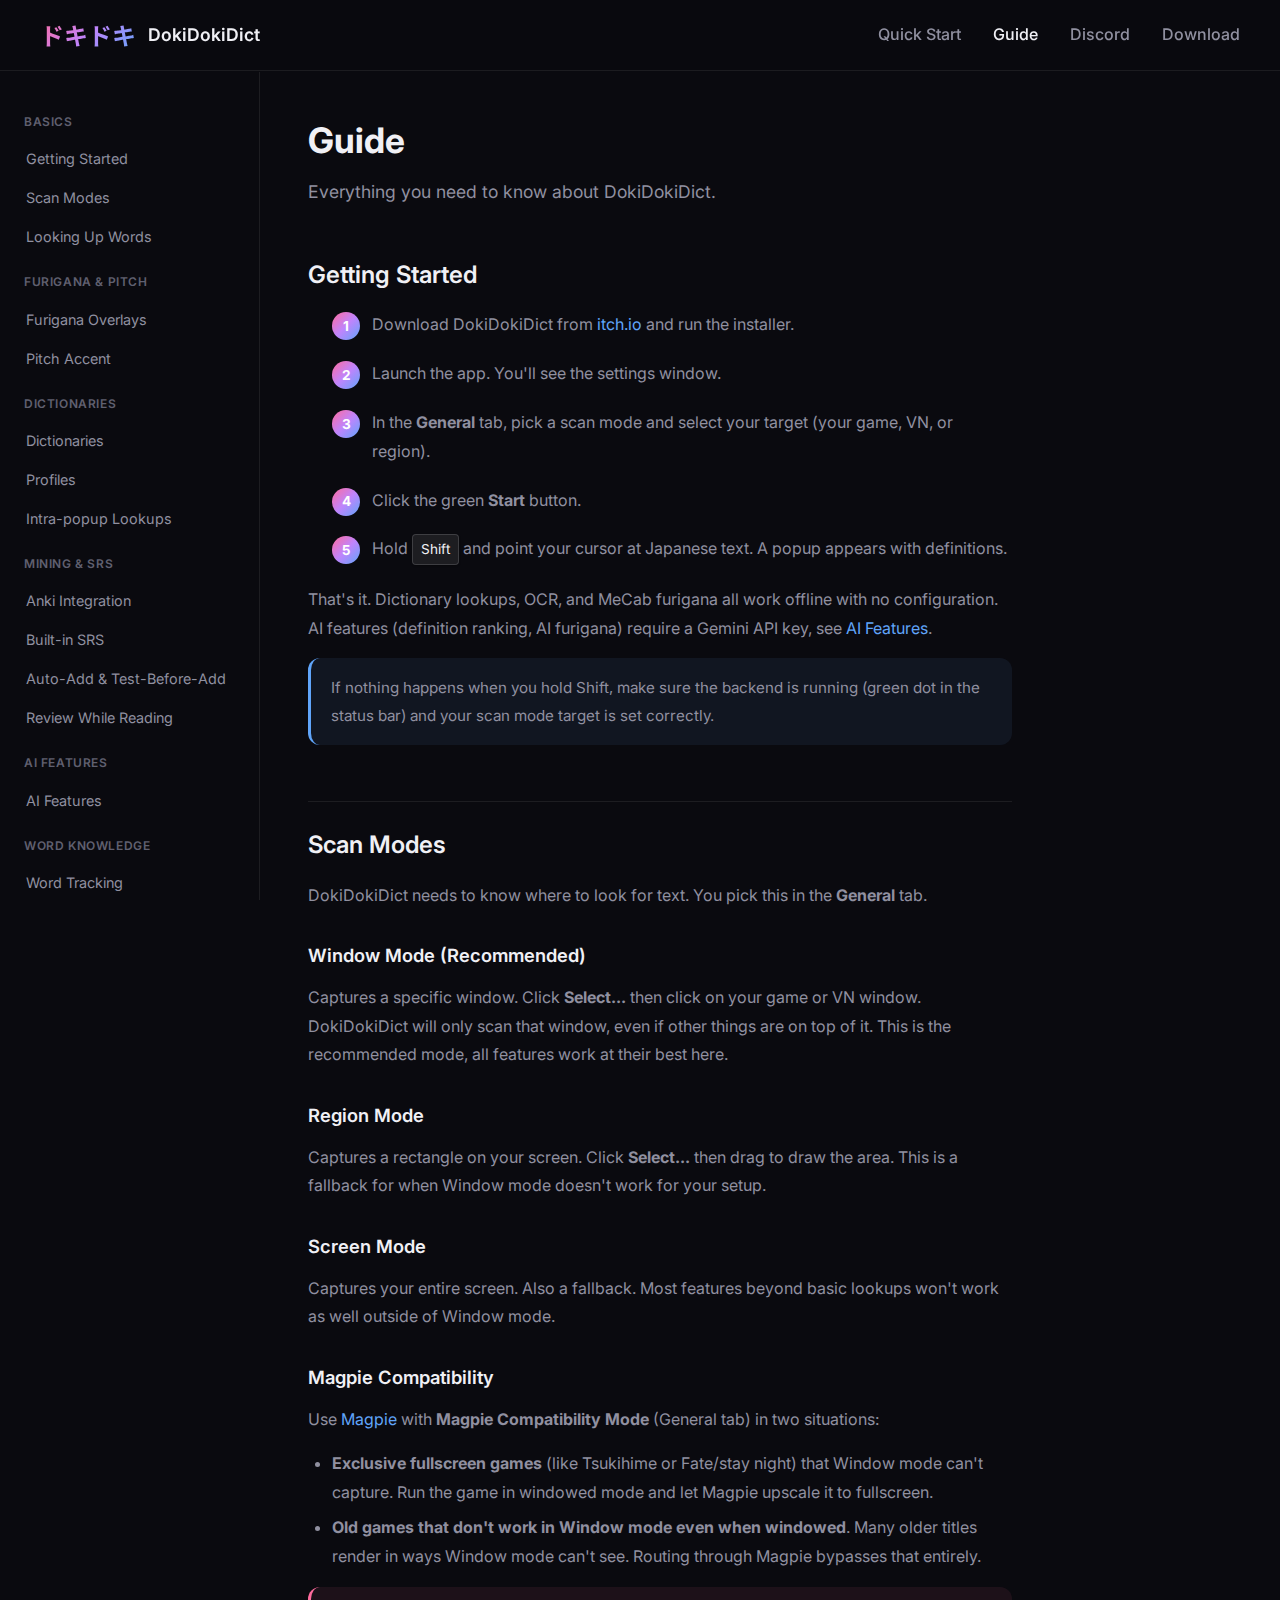
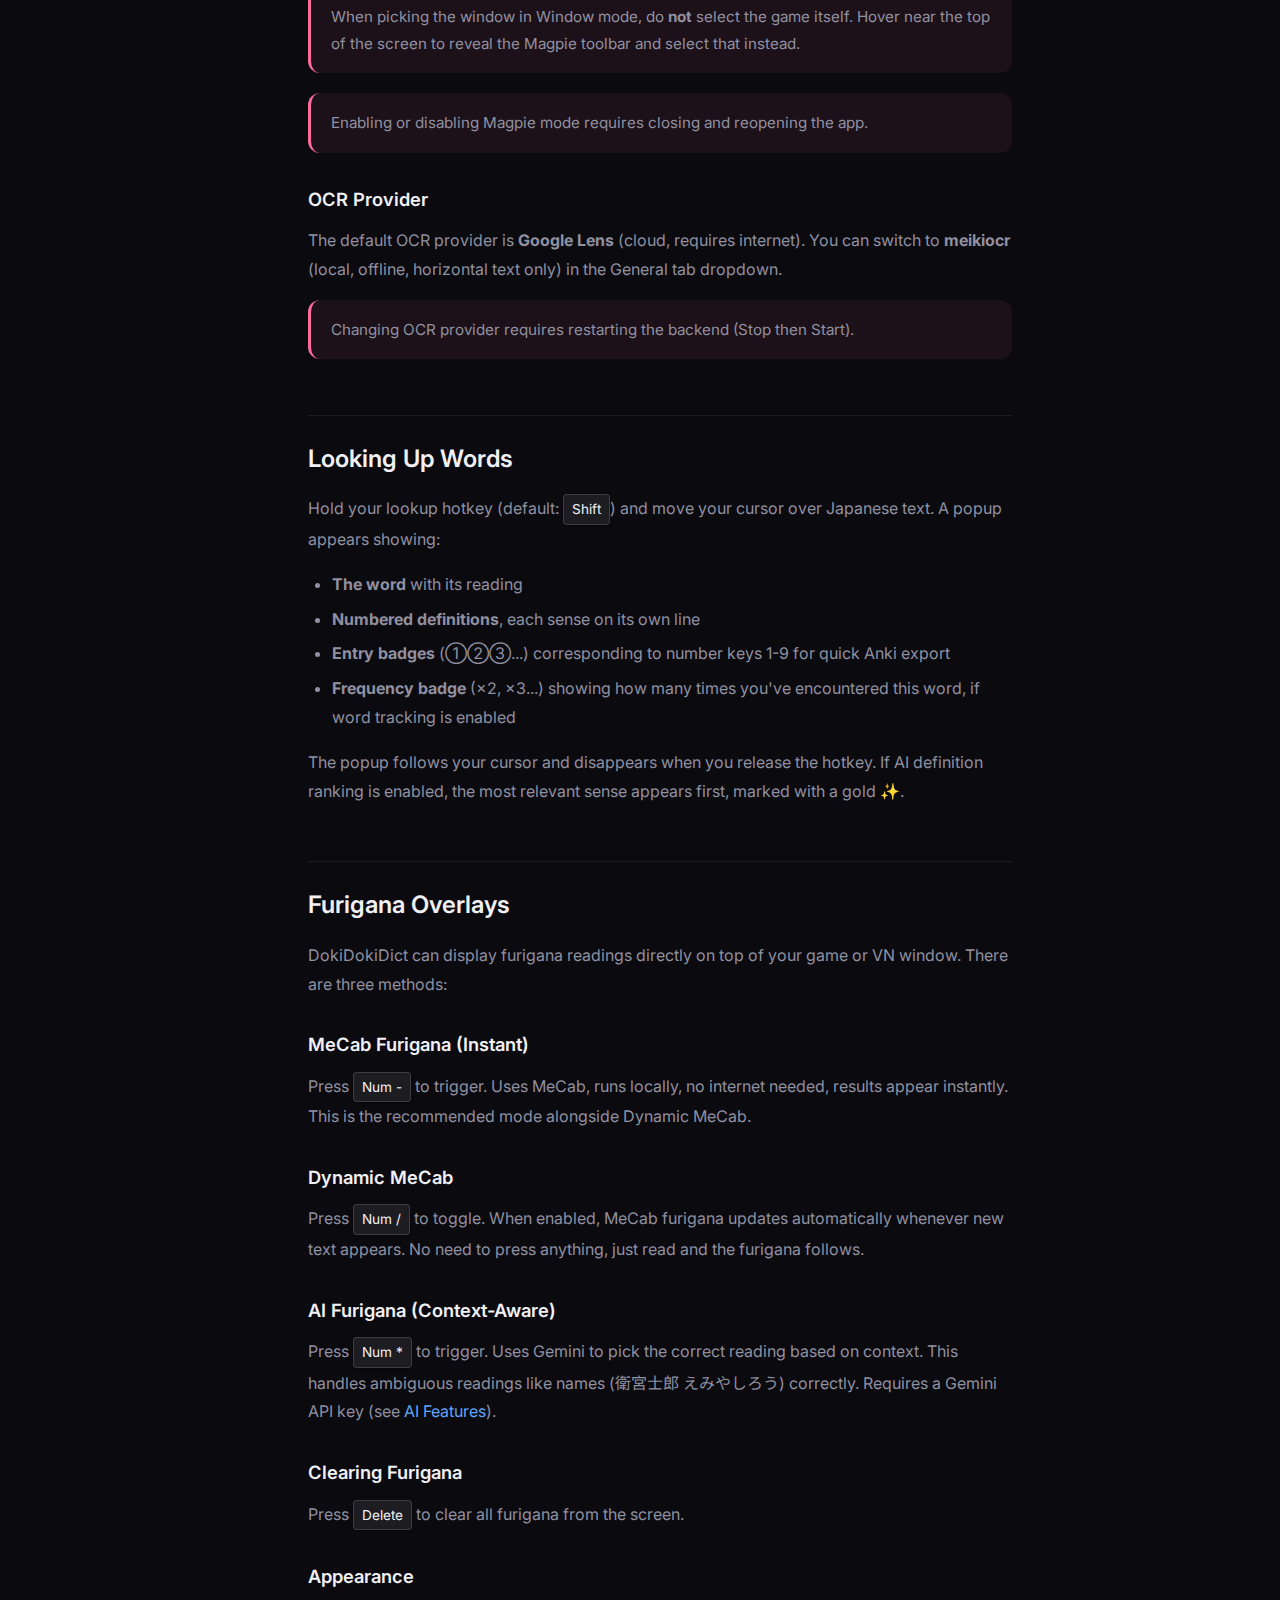
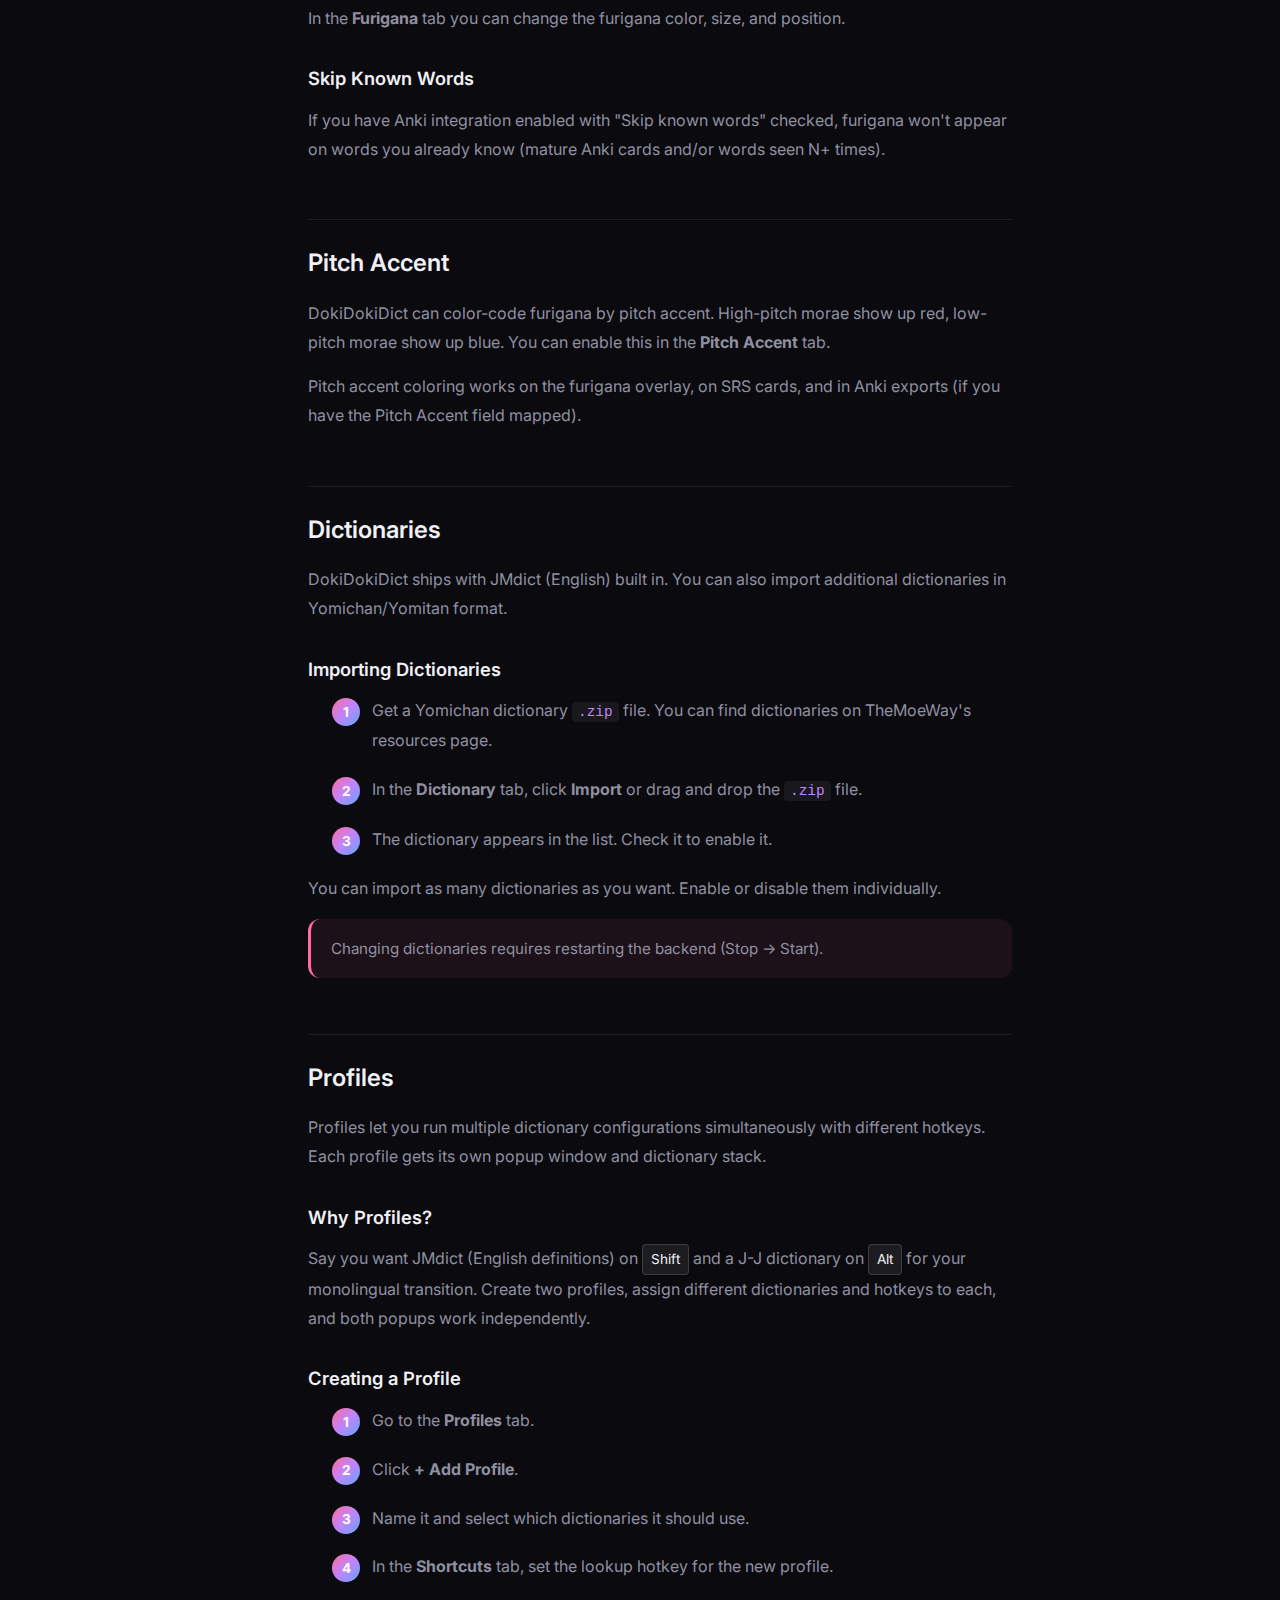
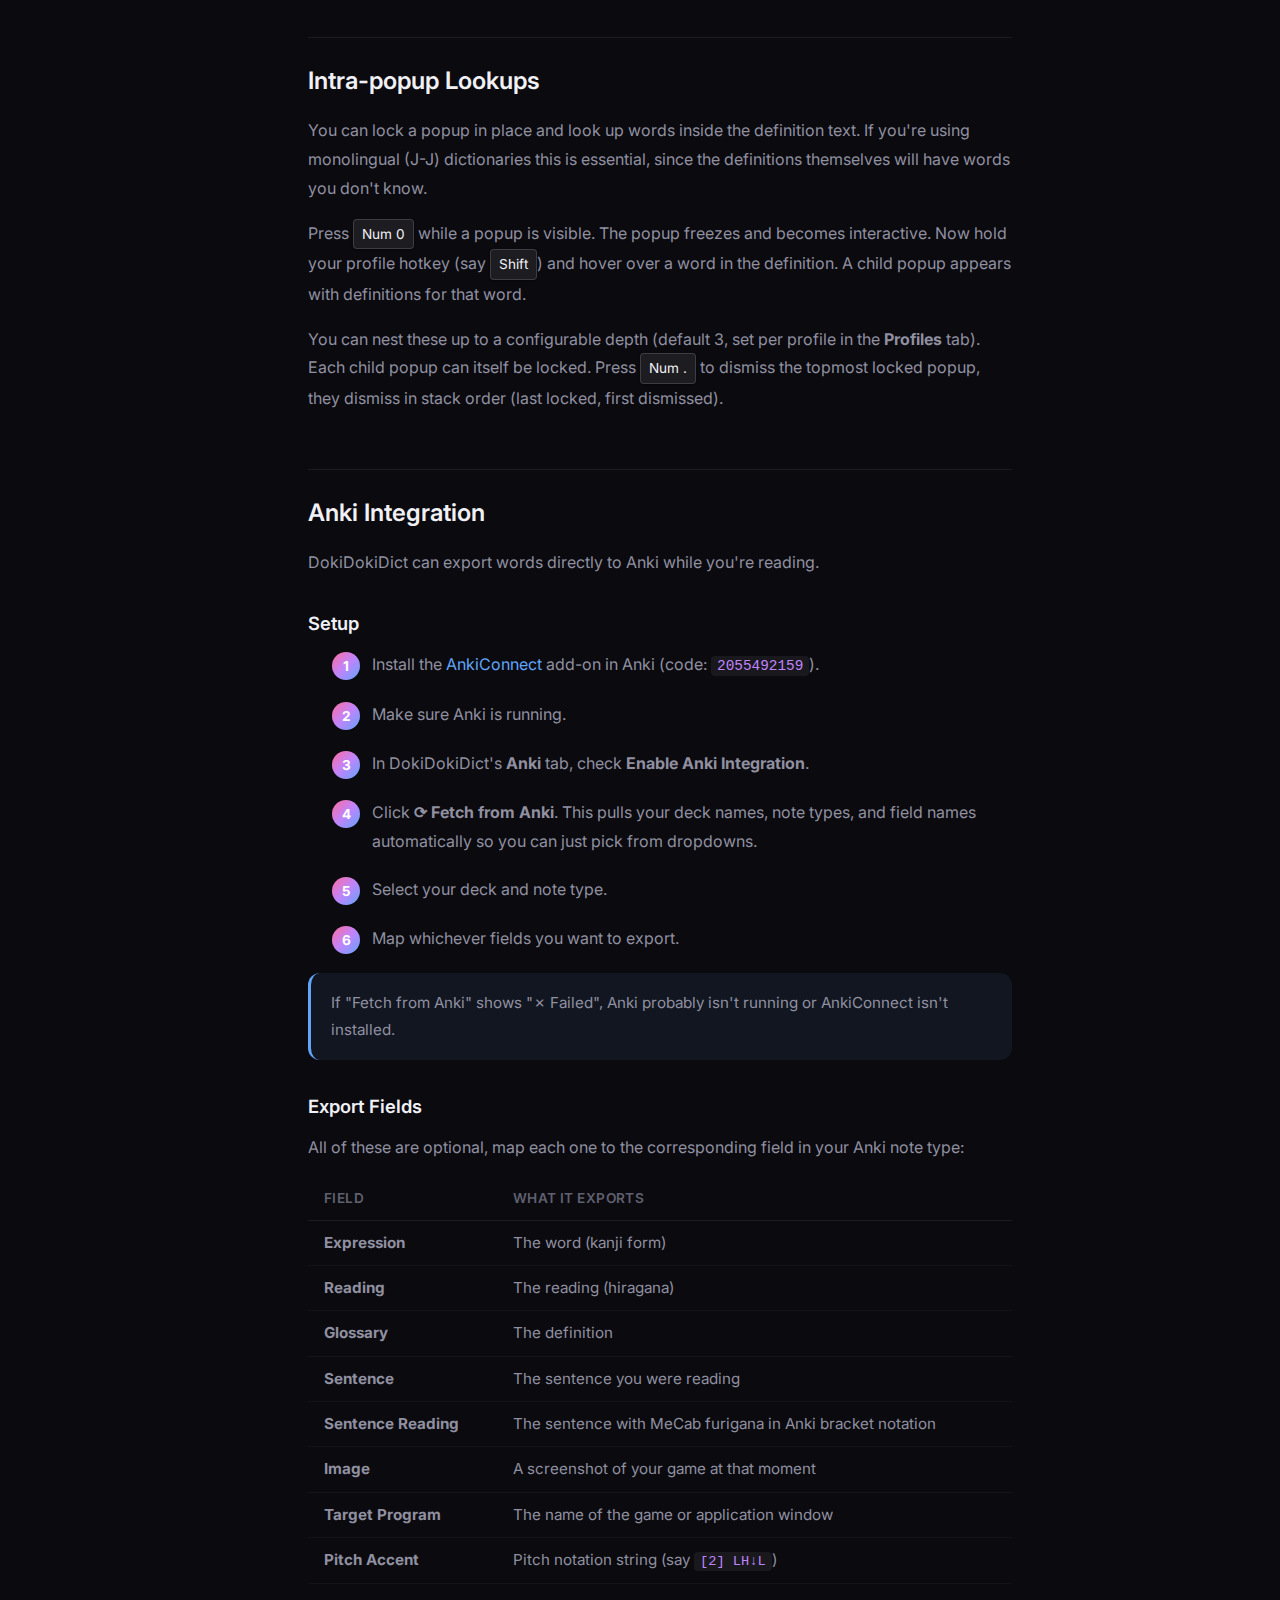
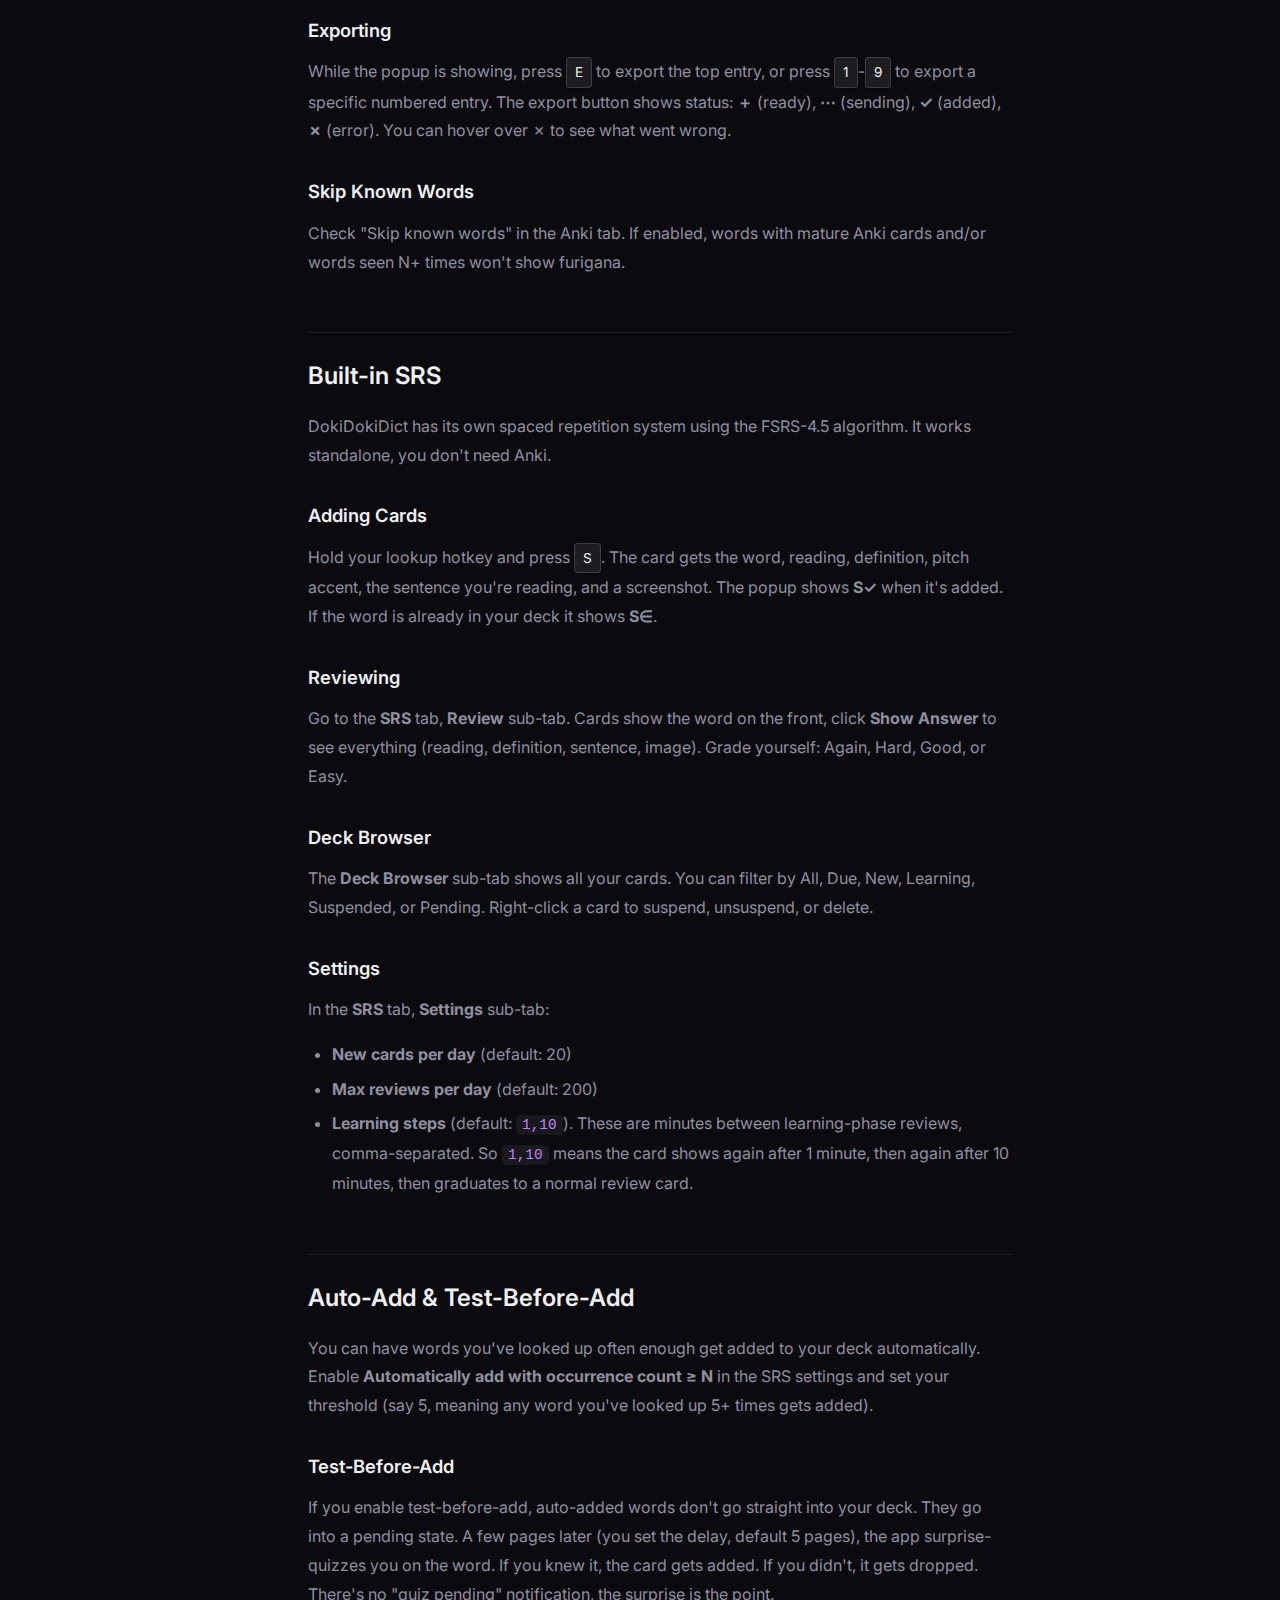
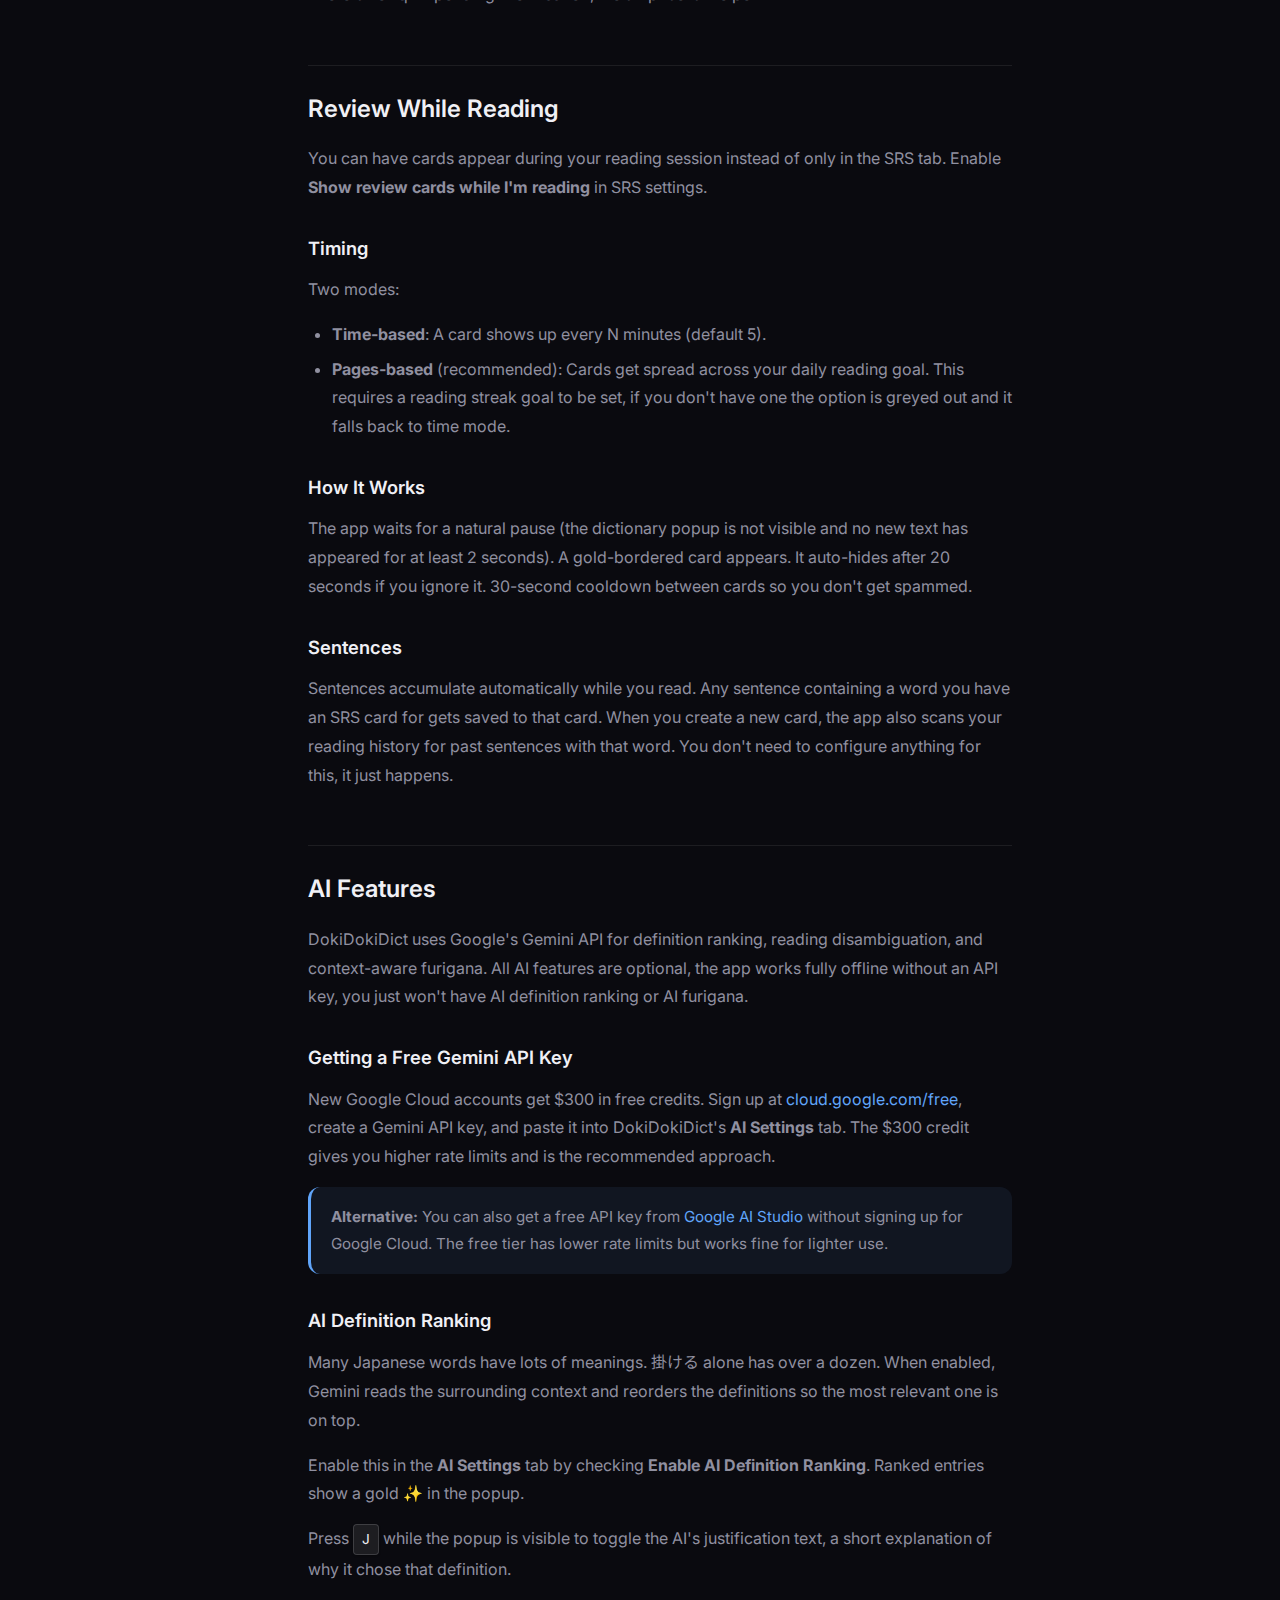
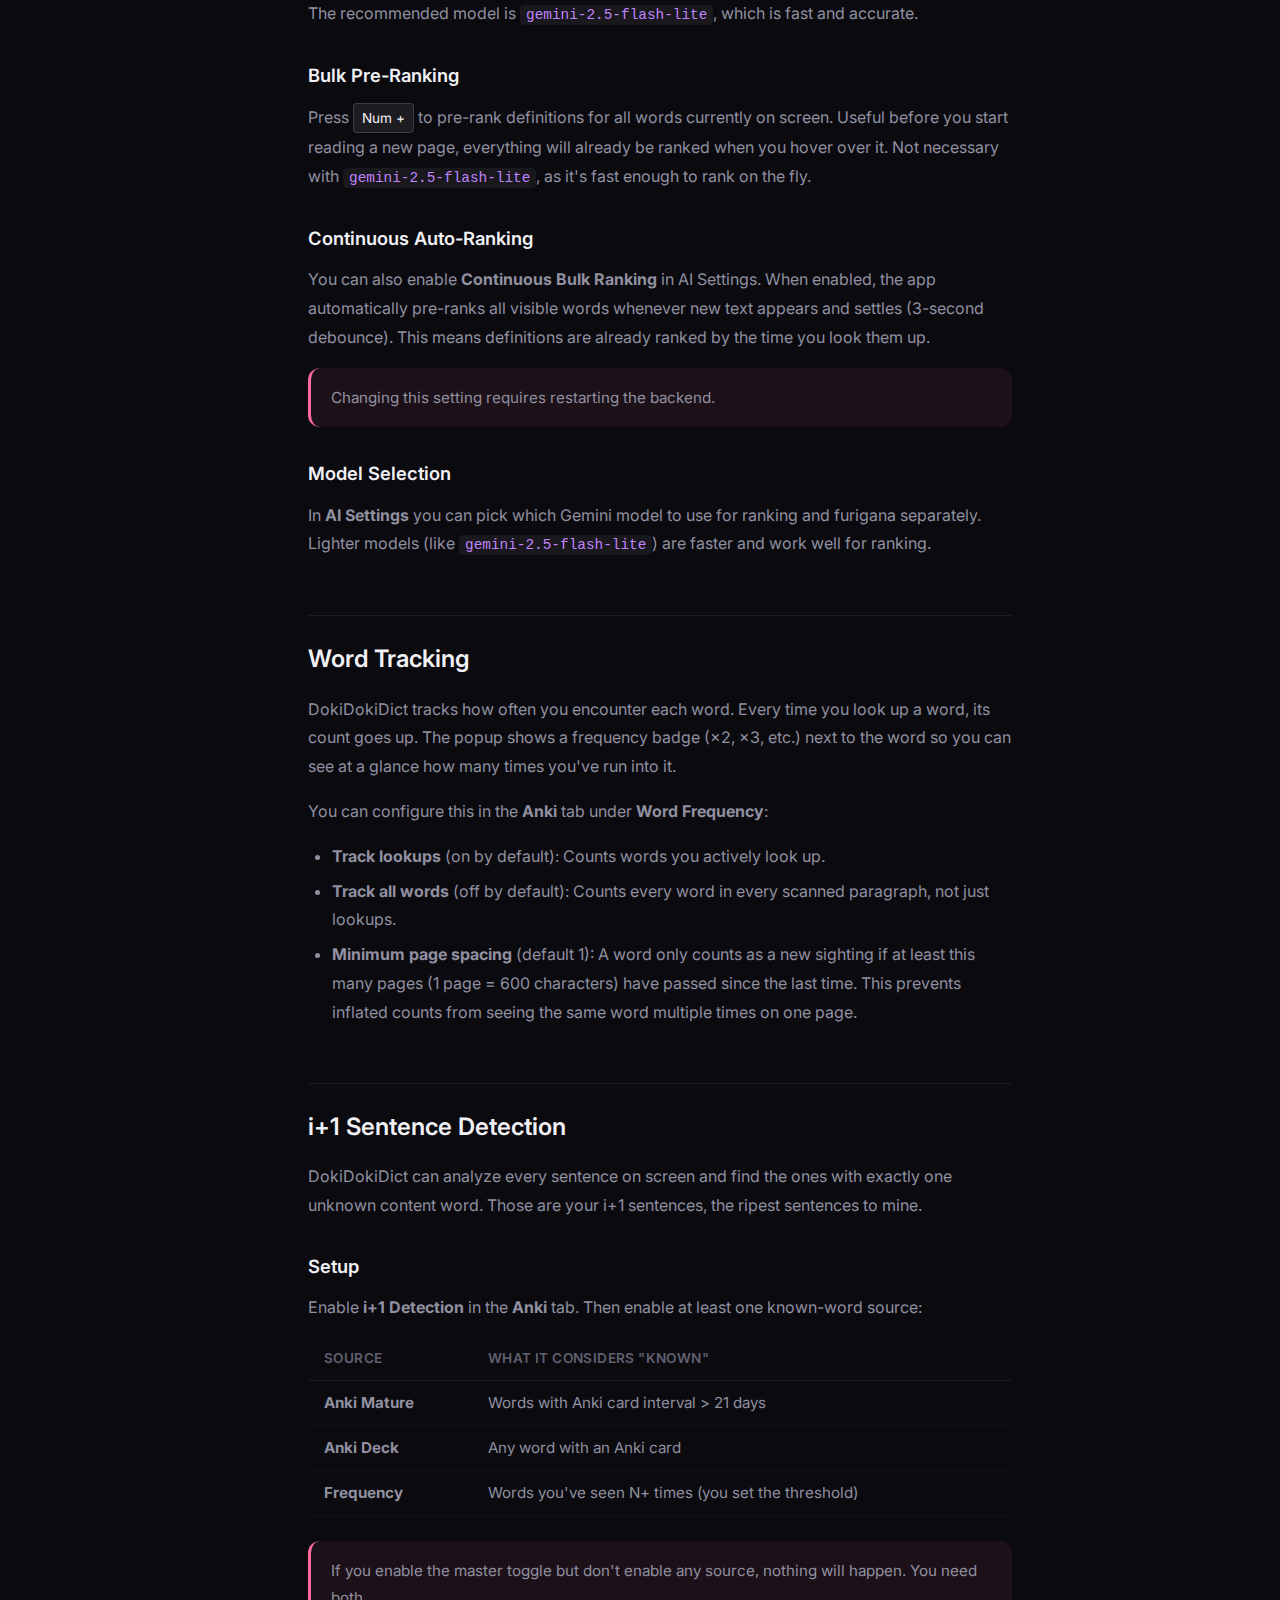
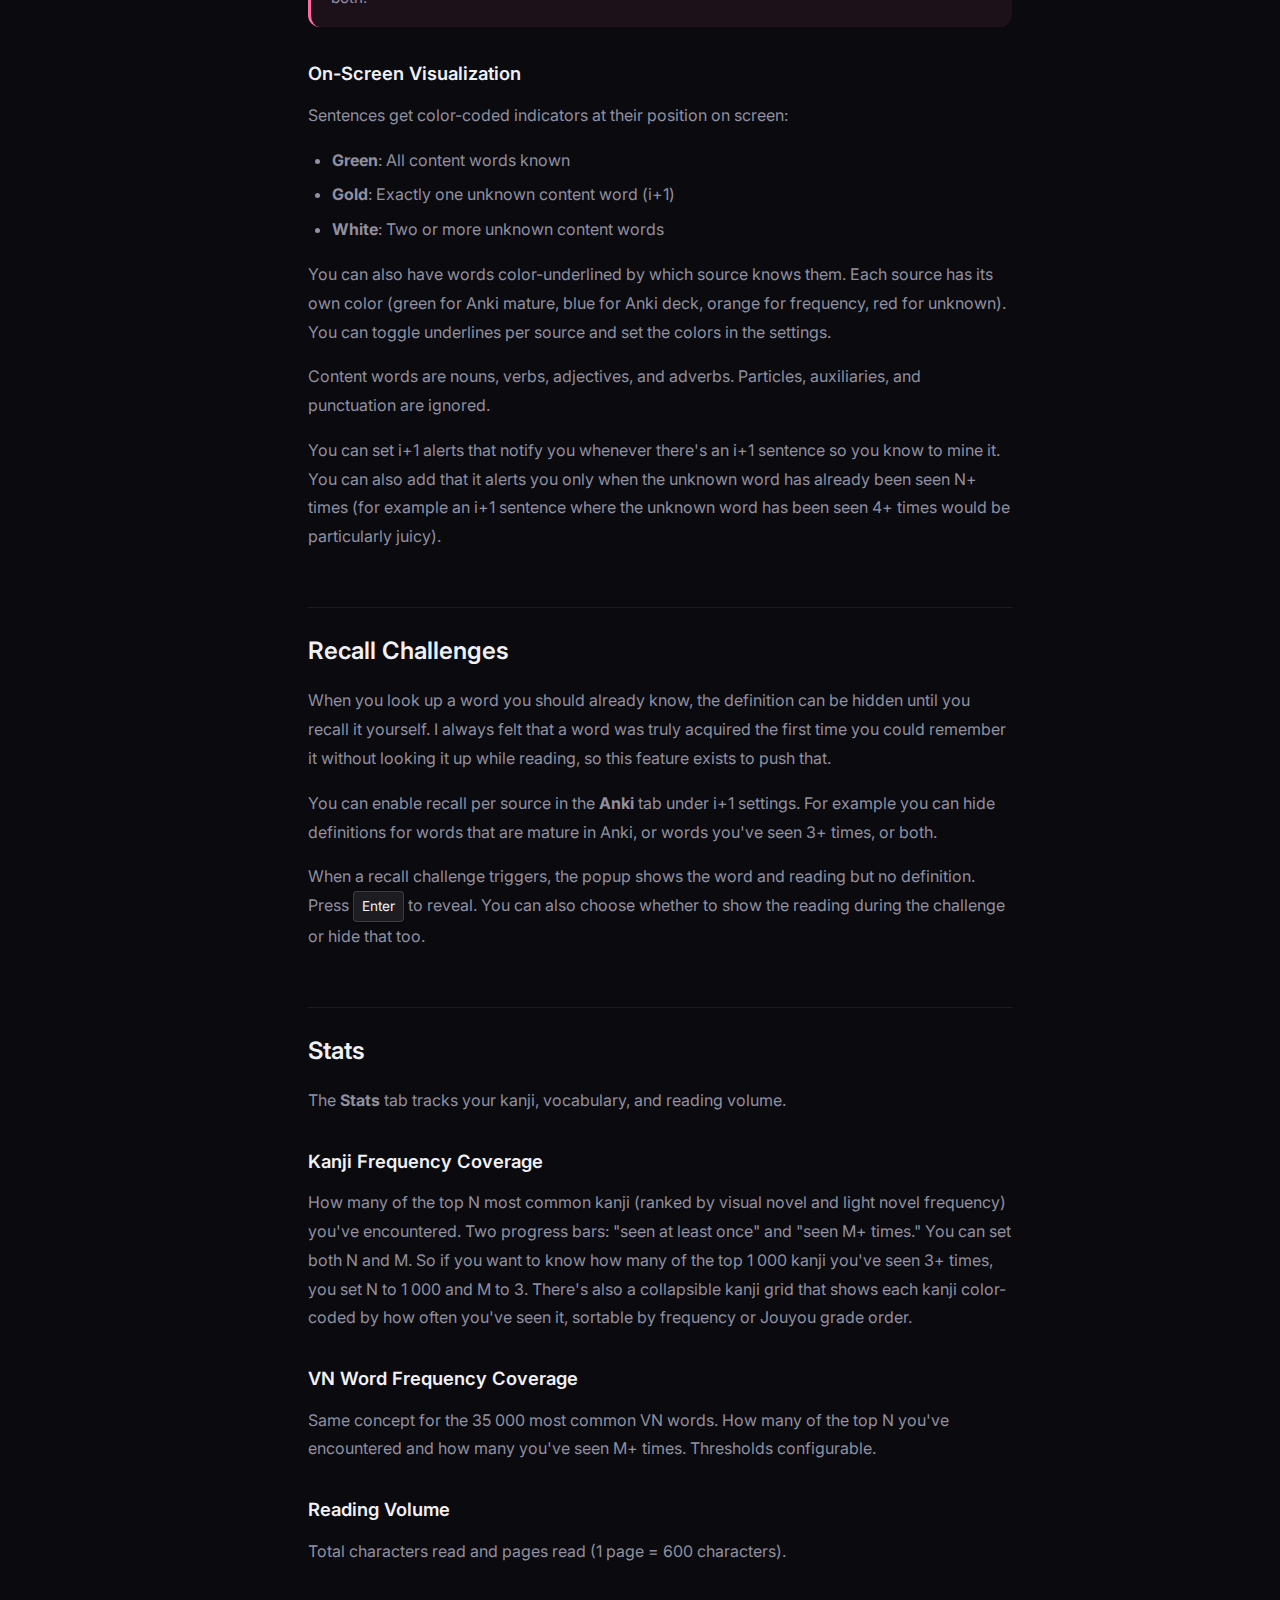
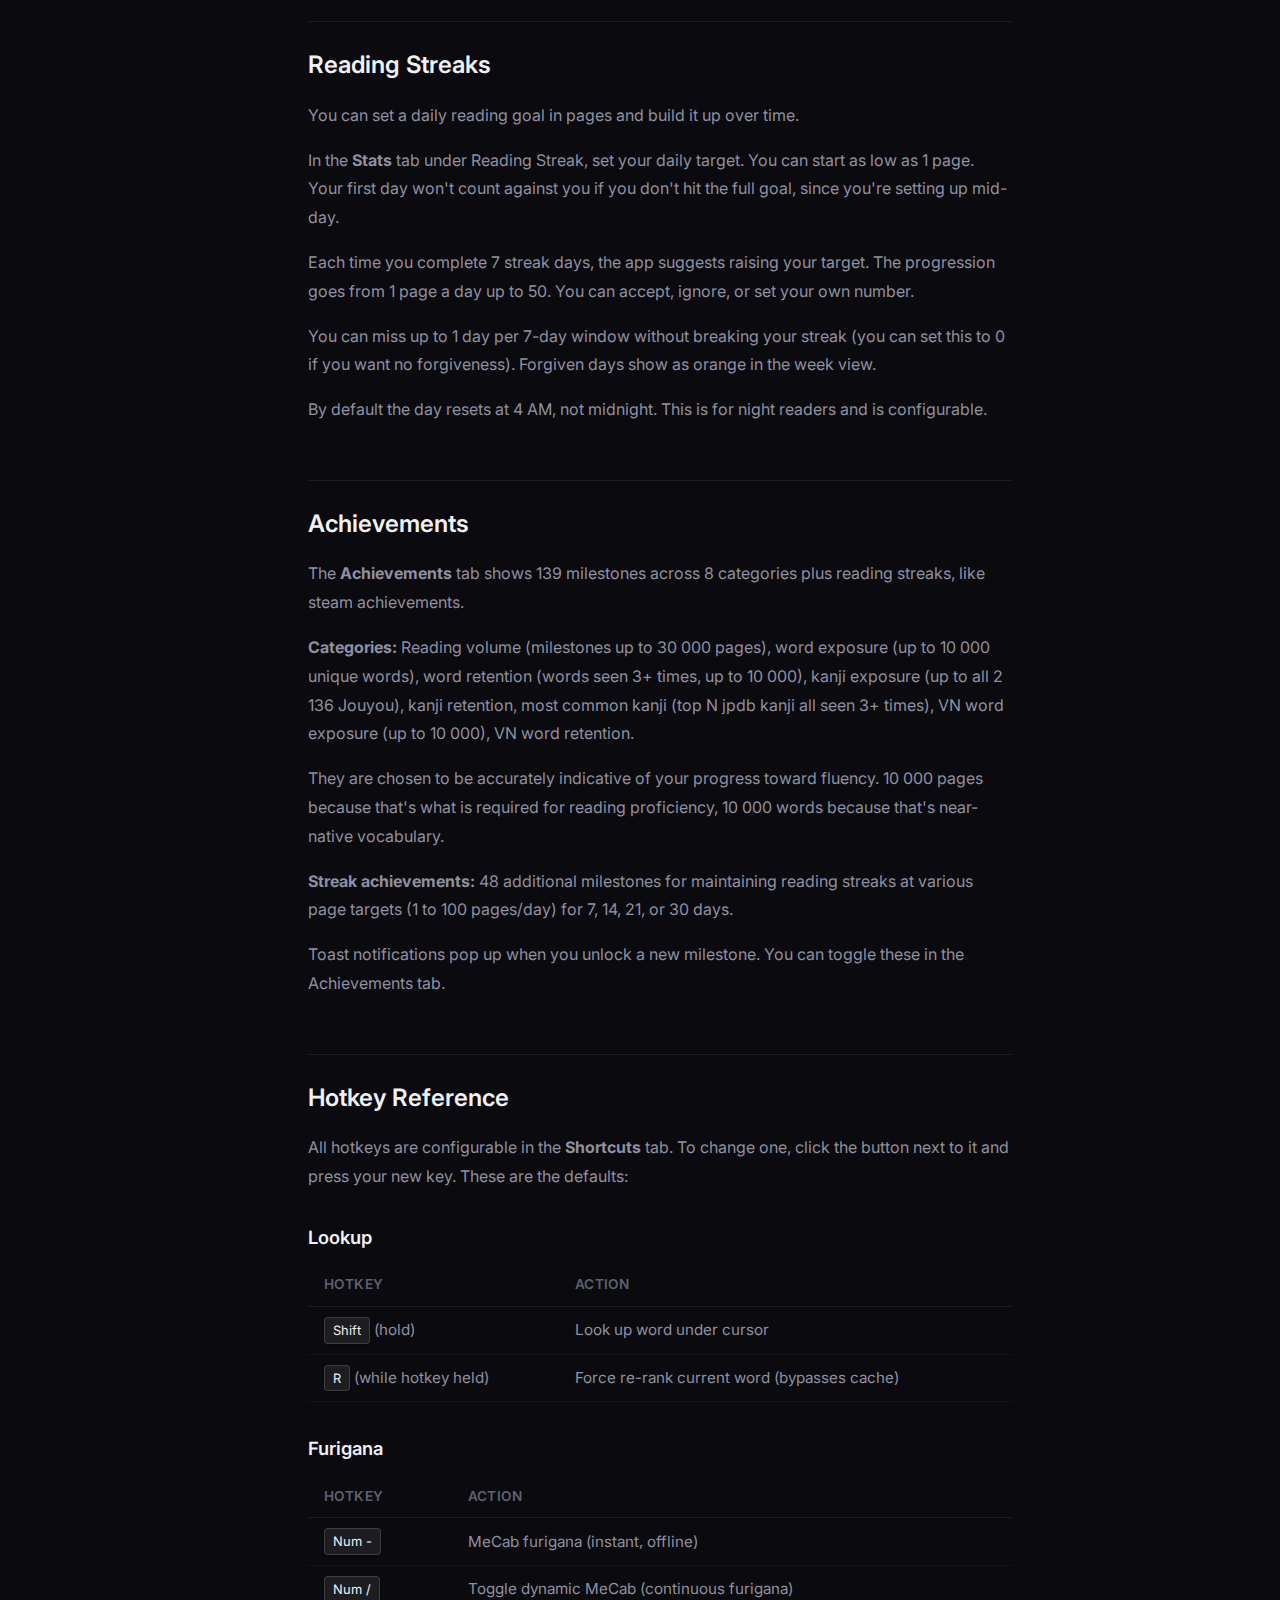
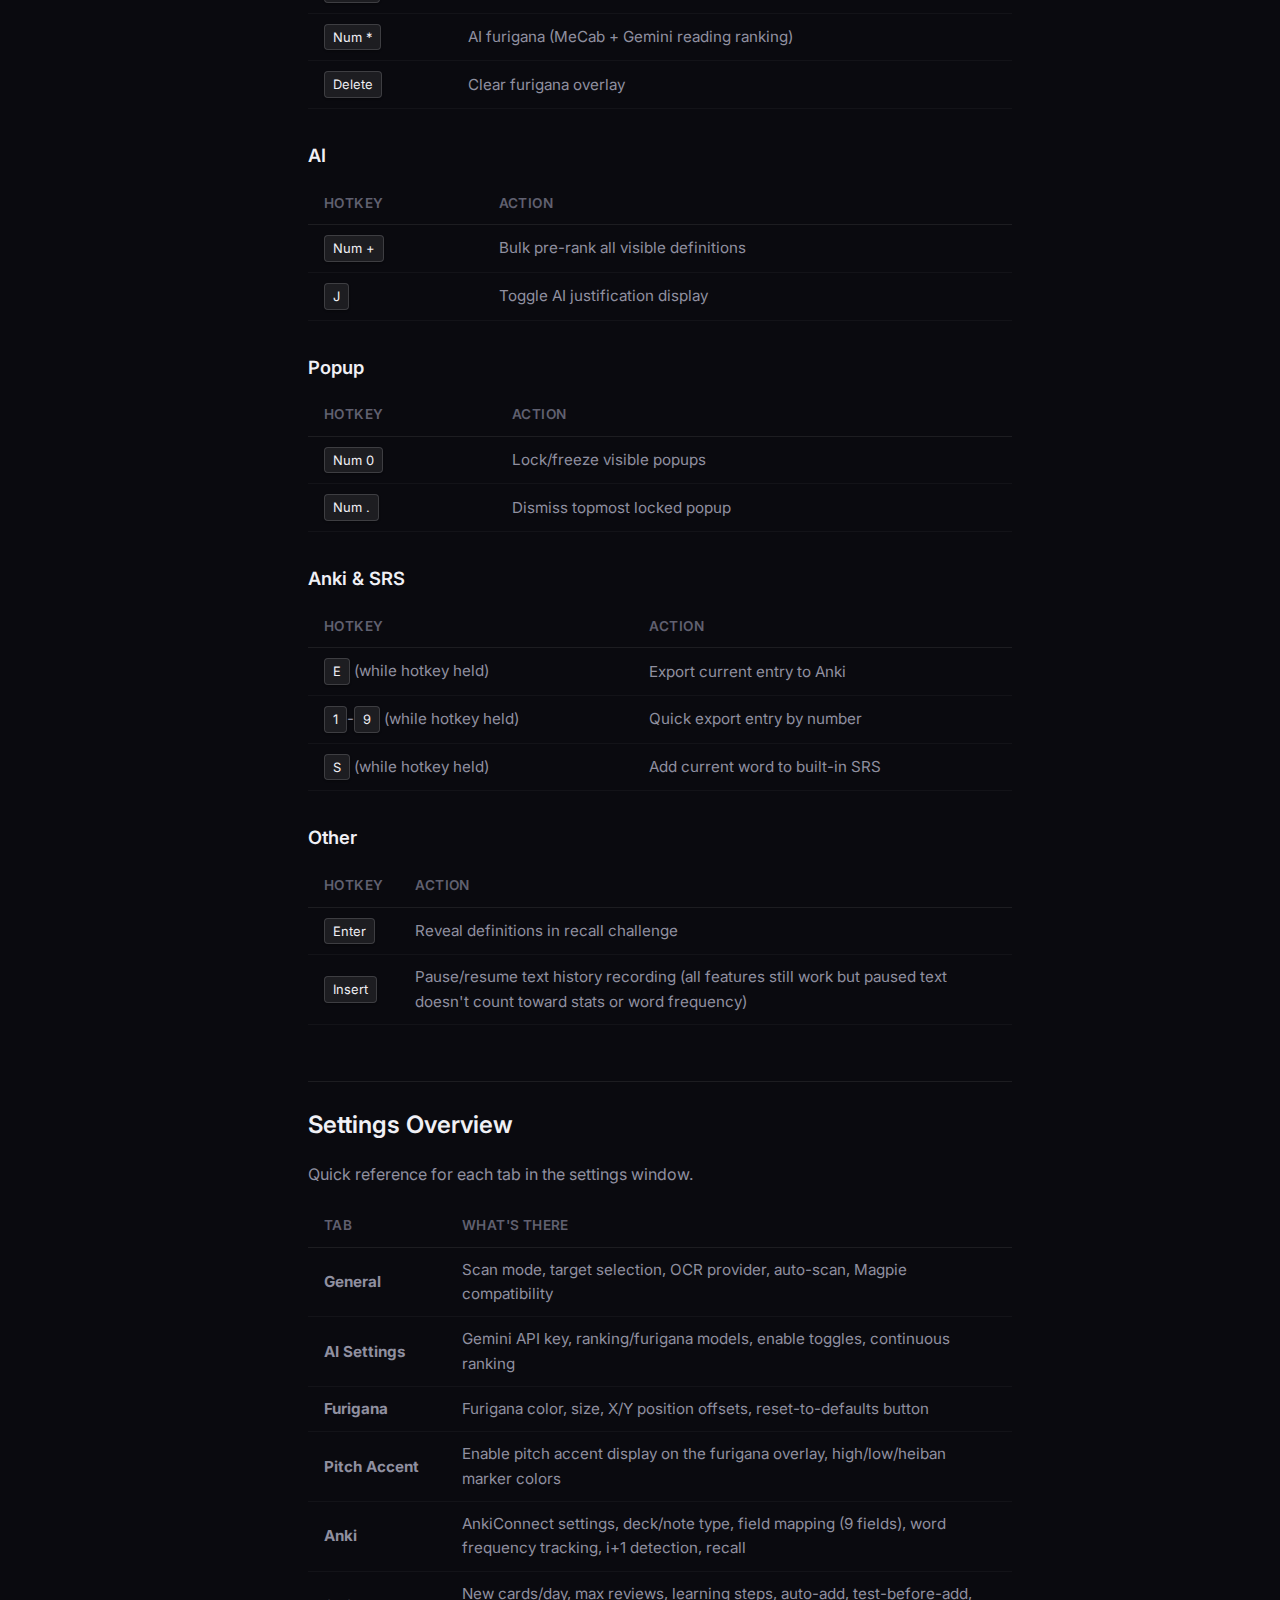
<file: guide.html>
<!DOCTYPE html>
<html lang="en">

<head>
    <meta charset="UTF-8">
    <meta name="viewport" content="width=device-width, initial-scale=1.0">
    <title>Guide - DokiDokiDict</title>
    <meta name="description" content="Complete guide to DokiDokiDict. Scan modes, furigana, pitch accent, AI ranking, dictionaries, SRS, Anki export, i+1 detection, stats, achievements, and more.">
    <link rel="canonical" href="https://dokidokidict.com/guide.html">
    <link rel="icon" href="favicon.ico" type="image/x-icon">

    <!-- Open Graph -->
    <meta property="og:type" content="article">
    <meta property="og:url" content="https://dokidokidict.com/guide.html">
    <meta property="og:title" content="Guide - DokiDokiDict">
    <meta property="og:description" content="Complete guide to DokiDokiDict. Scan modes, furigana, pitch accent, AI ranking, dictionaries, SRS, Anki export, i+1 detection, stats, achievements, and more.">
    <meta property="og:image" content="https://dokidokidict.com/og-image.png">

    <link rel="preconnect" href="https://fonts.googleapis.com">
    <link rel="preconnect" href="https://fonts.gstatic.com" crossorigin>
    <link
        href="https://fonts.googleapis.com/css2?family=Inter:wght@400;500;600;700;800&family=Noto+Sans+JP:wght@400;500;700&display=swap"
        rel="stylesheet">
    <link rel="stylesheet" href="style.css">
    <link rel="stylesheet" href="guide.css">
</head>

<body>
    <!-- Nav -->
    <nav class="guide-nav-bar">
        <div class="nav-brand">
            <a href="index.html" style="text-decoration:none; display:flex; align-items:center; gap:12px;">
                <span class="logo">ドキドキ</span>
                <span class="logo-english">DokiDokiDict</span>
            </a>
        </div>
        <div class="nav-links">
            <a href="quickstart.html">Quick Start</a>
            <a href="guide.html" style="color: var(--text-primary);">Guide</a>
            <a href="https://discord.gg/tUp4hKbFaC" target="_blank">Discord</a>
            <a href="index.html#download">Download</a>
        </div>
    </nav>

    <div class="guide-page">
        <!-- Sidebar -->
        <aside class="guide-sidebar" id="sidebar">
            <div class="sidebar-section">Basics</div>
            <a href="#getting-started">Getting Started</a>
            <a href="#scan-modes">Scan Modes</a>
            <a href="#looking-up-words">Looking Up Words</a>

            <div class="sidebar-section">Furigana & Pitch</div>
            <a href="#furigana">Furigana Overlays</a>
            <a href="#pitch-accent">Pitch Accent</a>

            <div class="sidebar-section">Dictionaries</div>
            <a href="#dictionaries">Dictionaries</a>
            <a href="#profiles">Profiles</a>
            <a href="#intra-popup">Intra-popup Lookups</a>

            <div class="sidebar-section">Mining & SRS</div>
            <a href="#anki">Anki Integration</a>
            <a href="#srs">Built-in SRS</a>
            <a href="#srs-auto-add">Auto-Add & Test-Before-Add</a>
            <a href="#srs-inline">Review While Reading</a>

            <div class="sidebar-section">AI Features</div>
            <a href="#ai-features">AI Features</a>

            <div class="sidebar-section">Word Knowledge</div>
            <a href="#word-tracking">Word Tracking</a>
            <a href="#iplus1">i+1 Sentence Detection</a>
            <a href="#recall">Recall Challenges</a>

            <div class="sidebar-section">Progress</div>
            <a href="#stats">Stats</a>
            <a href="#streaks">Reading Streaks</a>
            <a href="#achievements">Achievements</a>

            <div class="sidebar-section">Reference</div>
            <a href="#hotkeys">Hotkey Reference</a>
            <a href="#settings">Settings Overview</a>
        </aside>

        <!-- Content -->
        <main class="guide-content">
            <h1>Guide</h1>
            <p class="page-subtitle">Everything you need to know about DokiDokiDict.</p>

            <!-- Getting Started -->
            <h2 id="getting-started">Getting Started</h2>
            <ol class="guide-steps">
                <li>Download DokiDokiDict from <a href="https://magicshot.itch.io/dokidokidict">itch.io</a> and run the installer.</li>
                <li>Launch the app. You'll see the settings window.</li>
                <li>In the <strong>General</strong> tab, pick a scan mode and select your target (your game, VN, or region).</li>
                <li>Click the green <strong>Start</strong> button.</li>
                <li>Hold <kbd>Shift</kbd> and point your cursor at Japanese text. A popup appears with definitions.</li>
            </ol>
            <p>That's it. Dictionary lookups, OCR, and MeCab furigana all work offline with no configuration. AI features (definition ranking, AI furigana) require a Gemini API key, see <a href="#ai-features">AI Features</a>.</p>

            <div class="info-box tip">
                <p>If nothing happens when you hold Shift, make sure the backend is running (green dot in the status bar) and your scan mode target is set correctly.</p>
            </div>

            <!-- Scan Modes -->
            <h2 id="scan-modes">Scan Modes</h2>
            <p>DokiDokiDict needs to know where to look for text. You pick this in the <strong>General</strong> tab.</p>

            <h3>Window Mode (Recommended)</h3>
            <p>Captures a specific window. Click <strong>Select...</strong> then click on your game or VN window. DokiDokiDict will only scan that window, even if other things are on top of it. This is the recommended mode, all features work at their best here.</p>

            <h3>Region Mode</h3>
            <p>Captures a rectangle on your screen. Click <strong>Select...</strong> then drag to draw the area. This is a fallback for when Window mode doesn't work for your setup.</p>

            <h3>Screen Mode</h3>
            <p>Captures your entire screen. Also a fallback. Most features beyond basic lookups won't work as well outside of Window mode.</p>

            <h3>Magpie Compatibility</h3>
            <p>Use <a href="https://github.com/Blinue/Magpie" target="_blank">Magpie</a> with <strong>Magpie Compatibility Mode</strong> (General tab) in two situations:</p>
            <ul>
                <li><strong>Exclusive fullscreen games</strong> (like Tsukihime or Fate/stay night) that Window mode can't capture. Run the game in windowed mode and let Magpie upscale it to fullscreen.</li>
                <li><strong>Old games that don't work in Window mode even when windowed</strong>. Many older titles render in ways Window mode can't see. Routing through Magpie bypasses that entirely.</li>
            </ul>

            <div class="info-box warning">
                <p>When picking the window in Window mode, do <strong>not</strong> select the game itself. Hover near the top of the screen to reveal the Magpie toolbar and select that instead.</p>
            </div>

            <div class="info-box warning">
                <p>Enabling or disabling Magpie mode requires closing and reopening the app.</p>
            </div>

            <h3>OCR Provider</h3>
            <p>The default OCR provider is <strong>Google Lens</strong> (cloud, requires internet). You can switch to <strong>meikiocr</strong> (local, offline, horizontal text only) in the General tab dropdown.</p>

            <div class="info-box warning">
                <p>Changing OCR provider requires restarting the backend (Stop then Start).</p>
            </div>

            <!-- Looking Up Words -->
            <h2 id="looking-up-words">Looking Up Words</h2>
            <p>Hold your lookup hotkey (default: <kbd>Shift</kbd>) and move your cursor over Japanese text. A popup appears showing:</p>
            <ul>
                <li><strong>The word</strong> with its reading</li>
                <li><strong>Numbered definitions</strong>, each sense on its own line</li>
                <li><strong>Entry badges</strong> (&#9312;&#9313;&#9314;...) corresponding to number keys 1-9 for quick Anki export</li>
                <li><strong>Frequency badge</strong> (&#215;2, &#215;3...) showing how many times you've encountered this word, if word tracking is enabled</li>
            </ul>
            <p>The popup follows your cursor and disappears when you release the hotkey. If AI definition ranking is enabled, the most relevant sense appears first, marked with a gold &#10024;.</p>

            <!-- Furigana -->
            <h2 id="furigana">Furigana Overlays</h2>
            <p>DokiDokiDict can display furigana readings directly on top of your game or VN window. There are three methods:</p>

            <h3>MeCab Furigana (Instant)</h3>
            <p>Press <kbd>Num -</kbd> to trigger. Uses MeCab, runs locally, no internet needed, results appear instantly. This is the recommended mode alongside Dynamic MeCab.</p>

            <h3>Dynamic MeCab</h3>
            <p>Press <kbd>Num /</kbd> to toggle. When enabled, MeCab furigana updates automatically whenever new text appears. No need to press anything, just read and the furigana follows.</p>

            <h3>AI Furigana (Context-Aware)</h3>
            <p>Press <kbd>Num *</kbd> to trigger. Uses Gemini to pick the correct reading based on context. This handles ambiguous readings like names (<span style="font-family:'Noto Sans JP'">&#34907;&#23470;&#22763;&#37070;</span> <span style="font-family:'Noto Sans JP'">&#12360;&#12415;&#12420;&#12375;&#12429;&#12358;</span>) correctly. Requires a Gemini API key (see <a href="#ai-features">AI Features</a>).</p>

            <h3>Clearing Furigana</h3>
            <p>Press <kbd>Delete</kbd> to clear all furigana from the screen.</p>

            <h3>Appearance</h3>
            <p>In the <strong>Furigana</strong> tab you can change the furigana color, size, and position.</p>

            <h3>Skip Known Words</h3>
            <p>If you have Anki integration enabled with "Skip known words" checked, furigana won't appear on words you already know (mature Anki cards and/or words seen N+ times).</p>

            <!-- Pitch Accent -->
            <h2 id="pitch-accent">Pitch Accent</h2>
            <p>DokiDokiDict can color-code furigana by pitch accent. High-pitch morae show up red, low-pitch morae show up blue. You can enable this in the <strong>Pitch Accent</strong> tab.</p>
            <p>Pitch accent coloring works on the furigana overlay, on SRS cards, and in Anki exports (if you have the Pitch Accent field mapped).</p>

            <!-- Dictionaries -->
            <h2 id="dictionaries">Dictionaries</h2>
            <p>DokiDokiDict ships with JMdict (English) built in. You can also import additional dictionaries in Yomichan/Yomitan format.</p>

            <h3>Importing Dictionaries</h3>
            <ol class="guide-steps">
                <li>Get a Yomichan dictionary <code>.zip</code> file. You can find dictionaries on TheMoeWay's resources page.</li>
                <li>In the <strong>Dictionary</strong> tab, click <strong>Import</strong> or drag and drop the <code>.zip</code> file.</li>
                <li>The dictionary appears in the list. Check it to enable it.</li>
            </ol>
            <p>You can import as many dictionaries as you want. Enable or disable them individually.</p>

            <div class="info-box warning">
                <p>Changing dictionaries requires restarting the backend (Stop &rarr; Start).</p>
            </div>

            <!-- Profiles -->
            <h2 id="profiles">Profiles</h2>
            <p>Profiles let you run multiple dictionary configurations simultaneously with different hotkeys. Each profile gets its own popup window and dictionary stack.</p>

            <h3>Why Profiles?</h3>
            <p>Say you want JMdict (English definitions) on <kbd>Shift</kbd> and a J-J dictionary on <kbd>Alt</kbd> for your monolingual transition. Create two profiles, assign different dictionaries and hotkeys to each, and both popups work independently.</p>

            <h3>Creating a Profile</h3>
            <ol class="guide-steps">
                <li>Go to the <strong>Profiles</strong> tab.</li>
                <li>Click <strong>+ Add Profile</strong>.</li>
                <li>Name it and select which dictionaries it should use.</li>
                <li>In the <strong>Shortcuts</strong> tab, set the lookup hotkey for the new profile.</li>
            </ol>

            <!-- Intra-popup Lookups -->
            <h2 id="intra-popup">Intra-popup Lookups</h2>
            <p>You can lock a popup in place and look up words inside the definition text. If you're using monolingual (J-J) dictionaries this is essential, since the definitions themselves will have words you don't know.</p>

            <p>Press <kbd>Num 0</kbd> while a popup is visible. The popup freezes and becomes interactive. Now hold your profile hotkey (say <kbd>Shift</kbd>) and hover over a word in the definition. A child popup appears with definitions for that word.</p>

            <p>You can nest these up to a configurable depth (default 3, set per profile in the <strong>Profiles</strong> tab). Each child popup can itself be locked. Press <kbd>Num .</kbd> to dismiss the topmost locked popup, they dismiss in stack order (last locked, first dismissed).</p>

            <!-- Anki Integration -->
            <h2 id="anki">Anki Integration</h2>
            <p>DokiDokiDict can export words directly to Anki while you're reading.</p>

            <h3>Setup</h3>
            <ol class="guide-steps">
                <li>Install the <a href="https://ankiweb.net/shared/info/2055492159" target="_blank">AnkiConnect</a> add-on in Anki (code: <code>2055492159</code>).</li>
                <li>Make sure Anki is running.</li>
                <li>In DokiDokiDict's <strong>Anki</strong> tab, check <strong>Enable Anki Integration</strong>.</li>
                <li>Click <strong>&#10227; Fetch from Anki</strong>. This pulls your deck names, note types, and field names automatically so you can just pick from dropdowns.</li>
                <li>Select your deck and note type.</li>
                <li>Map whichever fields you want to export.</li>
            </ol>

            <div class="info-box tip">
                <p>If "Fetch from Anki" shows "&#10007; Failed", Anki probably isn't running or AnkiConnect isn't installed.</p>
            </div>

            <h3>Export Fields</h3>
            <p>All of these are optional, map each one to the corresponding field in your Anki note type:</p>

            <table class="hotkey-table">
                <thead>
                    <tr><th>Field</th><th>What it exports</th></tr>
                </thead>
                <tbody>
                    <tr><td><strong>Expression</strong></td><td>The word (kanji form)</td></tr>
                    <tr><td><strong>Reading</strong></td><td>The reading (hiragana)</td></tr>
                    <tr><td><strong>Glossary</strong></td><td>The definition</td></tr>
                    <tr><td><strong>Sentence</strong></td><td>The sentence you were reading</td></tr>
                    <tr><td><strong>Sentence Reading</strong></td><td>The sentence with MeCab furigana in Anki bracket notation</td></tr>
                    <tr><td><strong>Image</strong></td><td>A screenshot of your game at that moment</td></tr>
                    <tr><td><strong>Target Program</strong></td><td>The name of the game or application window</td></tr>
                    <tr><td><strong>Pitch Accent</strong></td><td>Pitch notation string (say <code>[2] LH&#8595;L</code>)</td></tr>
                </tbody>
            </table>

            <h3>Exporting</h3>
            <p>While the popup is showing, press <kbd>E</kbd> to export the top entry, or press <kbd>1</kbd>-<kbd>9</kbd> to export a specific numbered entry. The export button shows status: <strong>&#65291;</strong> (ready), <strong>&#8943;</strong> (sending), <strong>&#10003;</strong> (added), <strong>&#10007;</strong> (error). You can hover over &#10007; to see what went wrong.</p>

            <h3>Skip Known Words</h3>
            <p>Check "Skip known words" in the Anki tab. If enabled, words with mature Anki cards and/or words seen N+ times won't show furigana.</p>

            <!-- Built-in SRS -->
            <h2 id="srs">Built-in SRS</h2>
            <p>DokiDokiDict has its own spaced repetition system using the FSRS-4.5 algorithm. It works standalone, you don't need Anki.</p>

            <h3>Adding Cards</h3>
            <p>Hold your lookup hotkey and press <kbd>S</kbd>. The card gets the word, reading, definition, pitch accent, the sentence you're reading, and a screenshot. The popup shows <strong>S&#10003;</strong> when it's added. If the word is already in your deck it shows <strong>S&#8712;</strong>.</p>

            <h3>Reviewing</h3>
            <p>Go to the <strong>SRS</strong> tab, <strong>Review</strong> sub-tab. Cards show the word on the front, click <strong>Show Answer</strong> to see everything (reading, definition, sentence, image). Grade yourself: Again, Hard, Good, or Easy.</p>

            <h3>Deck Browser</h3>
            <p>The <strong>Deck Browser</strong> sub-tab shows all your cards. You can filter by All, Due, New, Learning, Suspended, or Pending. Right-click a card to suspend, unsuspend, or delete.</p>

            <h3>Settings</h3>
            <p>In the <strong>SRS</strong> tab, <strong>Settings</strong> sub-tab:</p>
            <ul>
                <li><strong>New cards per day</strong> (default: 20)</li>
                <li><strong>Max reviews per day</strong> (default: 200)</li>
                <li><strong>Learning steps</strong> (default: <code>1,10</code>). These are minutes between learning-phase reviews, comma-separated. So <code>1,10</code> means the card shows again after 1 minute, then again after 10 minutes, then graduates to a normal review card.</li>
            </ul>

            <!-- Auto-Add & Test-Before-Add -->
            <h2 id="srs-auto-add">Auto-Add & Test-Before-Add</h2>
            <p>You can have words you've looked up often enough get added to your deck automatically. Enable <strong>Automatically add with occurrence count &#8805; N</strong> in the SRS settings and set your threshold (say 5, meaning any word you've looked up 5+ times gets added).</p>

            <h3>Test-Before-Add</h3>
            <p>If you enable test-before-add, auto-added words don't go straight into your deck. They go into a pending state. A few pages later (you set the delay, default 5 pages), the app surprise-quizzes you on the word. If you knew it, the card gets added. If you didn't, it gets dropped. There's no "quiz pending" notification, the surprise is the point.</p>

            <!-- Inline Review -->
            <h2 id="srs-inline">Review While Reading</h2>
            <p>You can have cards appear during your reading session instead of only in the SRS tab. Enable <strong>Show review cards while I'm reading</strong> in SRS settings.</p>

            <h3>Timing</h3>
            <p>Two modes:</p>
            <ul>
                <li><strong>Time-based</strong>: A card shows up every N minutes (default 5).</li>
                <li><strong>Pages-based</strong> (recommended): Cards get spread across your daily reading goal. This requires a reading streak goal to be set, if you don't have one the option is greyed out and it falls back to time mode.</li>
            </ul>

            <h3>How It Works</h3>
            <p>The app waits for a natural pause (the dictionary popup is not visible and no new text has appeared for at least 2 seconds). A gold-bordered card appears. It auto-hides after 20 seconds if you ignore it. 30-second cooldown between cards so you don't get spammed.</p>

            <h3>Sentences</h3>
            <p>Sentences accumulate automatically while you read. Any sentence containing a word you have an SRS card for gets saved to that card. When you create a new card, the app also scans your reading history for past sentences with that word. You don't need to configure anything for this, it just happens.</p>

            <!-- AI Features -->
            <h2 id="ai-features">AI Features</h2>
            <p>DokiDokiDict uses Google's Gemini API for definition ranking, reading disambiguation, and context-aware furigana. All AI features are optional, the app works fully offline without an API key, you just won't have AI definition ranking or AI furigana.</p>

            <h3>Getting a Free Gemini API Key</h3>
            <p>New Google Cloud accounts get $300 in free credits. Sign up at <a href="https://cloud.google.com/free" target="_blank">cloud.google.com/free</a>, create a Gemini API key, and paste it into DokiDokiDict's <strong>AI Settings</strong> tab. The $300 credit gives you higher rate limits and is the recommended approach.</p>

            <div class="info-box tip">
                <p><strong>Alternative:</strong> You can also get a free API key from <a href="https://aistudio.google.com/apikey" target="_blank">Google AI Studio</a> without signing up for Google Cloud. The free tier has lower rate limits but works fine for lighter use.</p>
            </div>

            <h3>AI Definition Ranking</h3>
            <p>Many Japanese words have lots of meanings. <span style="font-family:'Noto Sans JP'">&#25499;&#12369;&#12427;</span> alone has over a dozen. When enabled, Gemini reads the surrounding context and reorders the definitions so the most relevant one is on top.</p>
            <p>Enable this in the <strong>AI Settings</strong> tab by checking <strong>Enable AI Definition Ranking</strong>. Ranked entries show a gold &#10024; in the popup.</p>
            <p>Press <kbd>J</kbd> while the popup is visible to toggle the AI's justification text, a short explanation of why it chose that definition.</p>
            <p>The recommended model is <code>gemini-2.5-flash-lite</code>, which is fast and accurate.</p>

            <h3>Bulk Pre-Ranking</h3>
            <p>Press <kbd>Num +</kbd> to pre-rank definitions for all words currently on screen. Useful before you start reading a new page, everything will already be ranked when you hover over it. Not necessary with <code>gemini-2.5-flash-lite</code>, as it's fast enough to rank on the fly.</p>

            <h3>Continuous Auto-Ranking</h3>
            <p>You can also enable <strong>Continuous Bulk Ranking</strong> in AI Settings. When enabled, the app automatically pre-ranks all visible words whenever new text appears and settles (3-second debounce). This means definitions are already ranked by the time you look them up.</p>

            <div class="info-box warning">
                <p>Changing this setting requires restarting the backend.</p>
            </div>

            <h3>Model Selection</h3>
            <p>In <strong>AI Settings</strong> you can pick which Gemini model to use for ranking and furigana separately. Lighter models (like <code>gemini-2.5-flash-lite</code>) are faster and work well for ranking.</p>

            <!-- Word Tracking -->
            <h2 id="word-tracking">Word Tracking</h2>
            <p>DokiDokiDict tracks how often you encounter each word. Every time you look up a word, its count goes up. The popup shows a frequency badge (&#215;2, &#215;3, etc.) next to the word so you can see at a glance how many times you've run into it.</p>

            <p>You can configure this in the <strong>Anki</strong> tab under <strong>Word Frequency</strong>:</p>
            <ul>
                <li><strong>Track lookups</strong> (on by default): Counts words you actively look up.</li>
                <li><strong>Track all words</strong> (off by default): Counts every word in every scanned paragraph, not just lookups.</li>
                <li><strong>Minimum page spacing</strong> (default 1): A word only counts as a new sighting if at least this many pages (1 page = 600 characters) have passed since the last time. This prevents inflated counts from seeing the same word multiple times on one page.</li>
            </ul>

            <!-- i+1 Sentence Detection -->
            <h2 id="iplus1">i+1 Sentence Detection</h2>
            <p>DokiDokiDict can analyze every sentence on screen and find the ones with exactly one unknown content word. Those are your i+1 sentences, the ripest sentences to mine.</p>

            <h3>Setup</h3>
            <p>Enable <strong>i+1 Detection</strong> in the <strong>Anki</strong> tab. Then enable at least one known-word source:</p>

            <table class="hotkey-table">
                <thead>
                    <tr><th>Source</th><th>What it considers "known"</th></tr>
                </thead>
                <tbody>
                    <tr><td><strong>Anki Mature</strong></td><td>Words with Anki card interval &gt; 21 days</td></tr>
                    <tr><td><strong>Anki Deck</strong></td><td>Any word with an Anki card</td></tr>
                    <tr><td><strong>Frequency</strong></td><td>Words you've seen N+ times (you set the threshold)</td></tr>
                </tbody>
            </table>

            <div class="info-box warning">
                <p>If you enable the master toggle but don't enable any source, nothing will happen. You need both.</p>
            </div>

            <h3>On-Screen Visualization</h3>
            <p>Sentences get color-coded indicators at their position on screen:</p>
            <ul>
                <li><strong>Green</strong>: All content words known</li>
                <li><strong>Gold</strong>: Exactly one unknown content word (i+1)</li>
                <li><strong>White</strong>: Two or more unknown content words</li>
            </ul>

            <p>You can also have words color-underlined by which source knows them. Each source has its own color (green for Anki mature, blue for Anki deck, orange for frequency, red for unknown). You can toggle underlines per source and set the colors in the settings.</p>

            <p>Content words are nouns, verbs, adjectives, and adverbs. Particles, auxiliaries, and punctuation are ignored.</p>

            <p>You can set i+1 alerts that notify you whenever there's an i+1 sentence so you know to mine it. You can also add that it alerts you only when the unknown word has already been seen N+ times (for example an i+1 sentence where the unknown word has been seen 4+ times would be particularly juicy).</p>

            <!-- Recall Challenges -->
            <h2 id="recall">Recall Challenges</h2>
            <p>When you look up a word you should already know, the definition can be hidden until you recall it yourself. I always felt that a word was truly acquired the first time you could remember it without looking it up while reading, so this feature exists to push that.</p>

            <p>You can enable recall per source in the <strong>Anki</strong> tab under i+1 settings. For example you can hide definitions for words that are mature in Anki, or words you've seen 3+ times, or both.</p>

            <p>When a recall challenge triggers, the popup shows the word and reading but no definition. Press <kbd>Enter</kbd> to reveal. You can also choose whether to show the reading during the challenge or hide that too.</p>

            <!-- Stats -->
            <h2 id="stats">Stats</h2>
            <p>The <strong>Stats</strong> tab tracks your kanji, vocabulary, and reading volume.</p>

            <h3>Kanji Frequency Coverage</h3>
            <p>How many of the top N most common kanji (ranked by visual novel and light novel frequency) you've encountered. Two progress bars: "seen at least once" and "seen M+ times." You can set both N and M. So if you want to know how many of the top 1 000 kanji you've seen 3+ times, you set N to 1 000 and M to 3. There's also a collapsible kanji grid that shows each kanji color-coded by how often you've seen it, sortable by frequency or Jouyou grade order.</p>

            <h3>VN Word Frequency Coverage</h3>
            <p>Same concept for the 35 000 most common VN words. How many of the top N you've encountered and how many you've seen M+ times. Thresholds configurable.</p>

            <h3>Reading Volume</h3>
            <p>Total characters read and pages read (1 page = 600 characters).</p>

            <!-- Reading Streaks -->
            <h2 id="streaks">Reading Streaks</h2>
            <p>You can set a daily reading goal in pages and build it up over time.</p>

            <p>In the <strong>Stats</strong> tab under Reading Streak, set your daily target. You can start as low as 1 page. Your first day won't count against you if you don't hit the full goal, since you're setting up mid-day.</p>

            <p>Each time you complete 7 streak days, the app suggests raising your target. The progression goes from 1 page a day up to 50. You can accept, ignore, or set your own number.</p>

            <p>You can miss up to 1 day per 7-day window without breaking your streak (you can set this to 0 if you want no forgiveness). Forgiven days show as orange in the week view.</p>

            <p>By default the day resets at 4 AM, not midnight. This is for night readers and is configurable.</p>

            <!-- Achievements -->
            <h2 id="achievements">Achievements</h2>
            <p>The <strong>Achievements</strong> tab shows 139 milestones across 8 categories plus reading streaks, like steam achievements.</p>

            <p><strong>Categories:</strong> Reading volume (milestones up to 30 000 pages), word exposure (up to 10 000 unique words), word retention (words seen 3+ times, up to 10 000), kanji exposure (up to all 2 136 Jouyou), kanji retention, most common kanji (top N jpdb kanji all seen 3+ times), VN word exposure (up to 10 000), VN word retention.</p>

            <p>They are chosen to be accurately indicative of your progress toward fluency. 10 000 pages because that's what is required for reading proficiency, 10 000 words because that's near-native vocabulary.</p>

            <p><strong>Streak achievements:</strong> 48 additional milestones for maintaining reading streaks at various page targets (1 to 100 pages/day) for 7, 14, 21, or 30 days.</p>

            <p>Toast notifications pop up when you unlock a new milestone. You can toggle these in the Achievements tab.</p>

            <!-- Hotkey Reference -->
            <h2 id="hotkeys">Hotkey Reference</h2>
            <p>All hotkeys are configurable in the <strong>Shortcuts</strong> tab. To change one, click the button next to it and press your new key. These are the defaults:</p>

            <h3>Lookup</h3>
            <table class="hotkey-table">
                <thead>
                    <tr><th>Hotkey</th><th>Action</th></tr>
                </thead>
                <tbody>
                    <tr><td><kbd>Shift</kbd> (hold)</td><td>Look up word under cursor</td></tr>
                    <tr><td><kbd>R</kbd> (while hotkey held)</td><td>Force re-rank current word (bypasses cache)</td></tr>
                </tbody>
            </table>

            <h3>Furigana</h3>
            <table class="hotkey-table">
                <thead>
                    <tr><th>Hotkey</th><th>Action</th></tr>
                </thead>
                <tbody>
                    <tr><td><kbd>Num -</kbd></td><td>MeCab furigana (instant, offline)</td></tr>
                    <tr><td><kbd>Num /</kbd></td><td>Toggle dynamic MeCab (continuous furigana)</td></tr>
                    <tr><td><kbd>Num *</kbd></td><td>AI furigana (MeCab + Gemini reading ranking)</td></tr>
                    <tr><td><kbd>Delete</kbd></td><td>Clear furigana overlay</td></tr>
                </tbody>
            </table>

            <h3>AI</h3>
            <table class="hotkey-table">
                <thead>
                    <tr><th>Hotkey</th><th>Action</th></tr>
                </thead>
                <tbody>
                    <tr><td><kbd>Num +</kbd></td><td>Bulk pre-rank all visible definitions</td></tr>
                    <tr><td><kbd>J</kbd></td><td>Toggle AI justification display</td></tr>
                </tbody>
            </table>

            <h3>Popup</h3>
            <table class="hotkey-table">
                <thead>
                    <tr><th>Hotkey</th><th>Action</th></tr>
                </thead>
                <tbody>
                    <tr><td><kbd>Num 0</kbd></td><td>Lock/freeze visible popups</td></tr>
                    <tr><td><kbd>Num .</kbd></td><td>Dismiss topmost locked popup</td></tr>
                </tbody>
            </table>

            <h3>Anki & SRS</h3>
            <table class="hotkey-table">
                <thead>
                    <tr><th>Hotkey</th><th>Action</th></tr>
                </thead>
                <tbody>
                    <tr><td><kbd>E</kbd> (while hotkey held)</td><td>Export current entry to Anki</td></tr>
                    <tr><td><kbd>1</kbd>-<kbd>9</kbd> (while hotkey held)</td><td>Quick export entry by number</td></tr>
                    <tr><td><kbd>S</kbd> (while hotkey held)</td><td>Add current word to built-in SRS</td></tr>
                </tbody>
            </table>

            <h3>Other</h3>
            <table class="hotkey-table">
                <thead>
                    <tr><th>Hotkey</th><th>Action</th></tr>
                </thead>
                <tbody>
                    <tr><td><kbd>Enter</kbd></td><td>Reveal definitions in recall challenge</td></tr>
                    <tr><td><kbd>Insert</kbd></td><td>Pause/resume text history recording (all features still work but paused text doesn't count toward stats or word frequency)</td></tr>
                </tbody>
            </table>

            <!-- Settings Overview -->
            <h2 id="settings">Settings Overview</h2>
            <p>Quick reference for each tab in the settings window.</p>

            <table class="hotkey-table">
                <thead>
                    <tr><th>Tab</th><th>What's There</th></tr>
                </thead>
                <tbody>
                    <tr><td><strong>General</strong></td><td>Scan mode, target selection, OCR provider, auto-scan, Magpie compatibility</td></tr>
                    <tr><td><strong>AI Settings</strong></td><td>Gemini API key, ranking/furigana models, enable toggles, continuous ranking</td></tr>
                    <tr><td><strong>Furigana</strong></td><td>Furigana color, size, X/Y position offsets, reset-to-defaults button</td></tr>
                    <tr><td><strong>Pitch Accent</strong></td><td>Enable pitch accent display on the furigana overlay, high/low/heiban marker colors</td></tr>
                    <tr><td><strong>Anki</strong></td><td>AnkiConnect settings, deck/note type, field mapping (9 fields), word frequency tracking, i+1 detection, recall</td></tr>
                    <tr><td><strong>SRS</strong></td><td>New cards/day, max reviews, learning steps, auto-add, test-before-add, review while reading, pitch on cards</td></tr>
                    <tr><td><strong>Dictionary</strong></td><td>JMdict toggle, Yomichan dictionary import/management</td></tr>
                    <tr><td><strong>Profiles</strong></td><td>Create/edit/delete profiles, per-profile dictionaries, hotkeys, intra-popup depth</td></tr>
                    <tr><td><strong>Shortcuts</strong></td><td>All hotkey configuration (per-profile and global)</td></tr>
                    <tr><td><strong>History</strong></td><td>Text history log (everything the app has captured while you read), refresh, copy, clear</td></tr>
                    <tr><td><strong>Stats</strong></td><td>Kanji coverage, VN word coverage, kanji grid, vocabulary, reading volume, reading streaks</td></tr>
                    <tr><td><strong>Achievements</strong></td><td>139 milestone cards, notification toggle</td></tr>
                </tbody>
            </table>

        </main>
    </div>

    <!-- Mobile sidebar toggle -->
    <button class="sidebar-toggle" id="sidebarToggle" aria-label="Toggle navigation">&#9776;</button>

    <script>
        // Sidebar toggle for mobile
        const sidebarToggle = document.getElementById('sidebarToggle');
        const sidebar = document.getElementById('sidebar');
        sidebarToggle.addEventListener('click', () => {
            sidebar.classList.toggle('open');
        });

        // Close sidebar when clicking a link (mobile)
        sidebar.querySelectorAll('a').forEach(link => {
            link.addEventListener('click', () => {
                sidebar.classList.remove('open');
            });
        });

        // Highlight active sidebar link on scroll
        const sections = document.querySelectorAll('.guide-content h2[id]');
        const sidebarLinks = document.querySelectorAll('.guide-sidebar a[href^="#"]');

        window.addEventListener('scroll', () => {
            let current = '';
            sections.forEach(section => {
                const top = section.getBoundingClientRect().top;
                if (top < 120) current = section.id;
            });
            sidebarLinks.forEach(link => {
                link.classList.toggle('active', link.getAttribute('href') === '#' + current);
            });
        });
    </script>
</body>

</html>
</file>
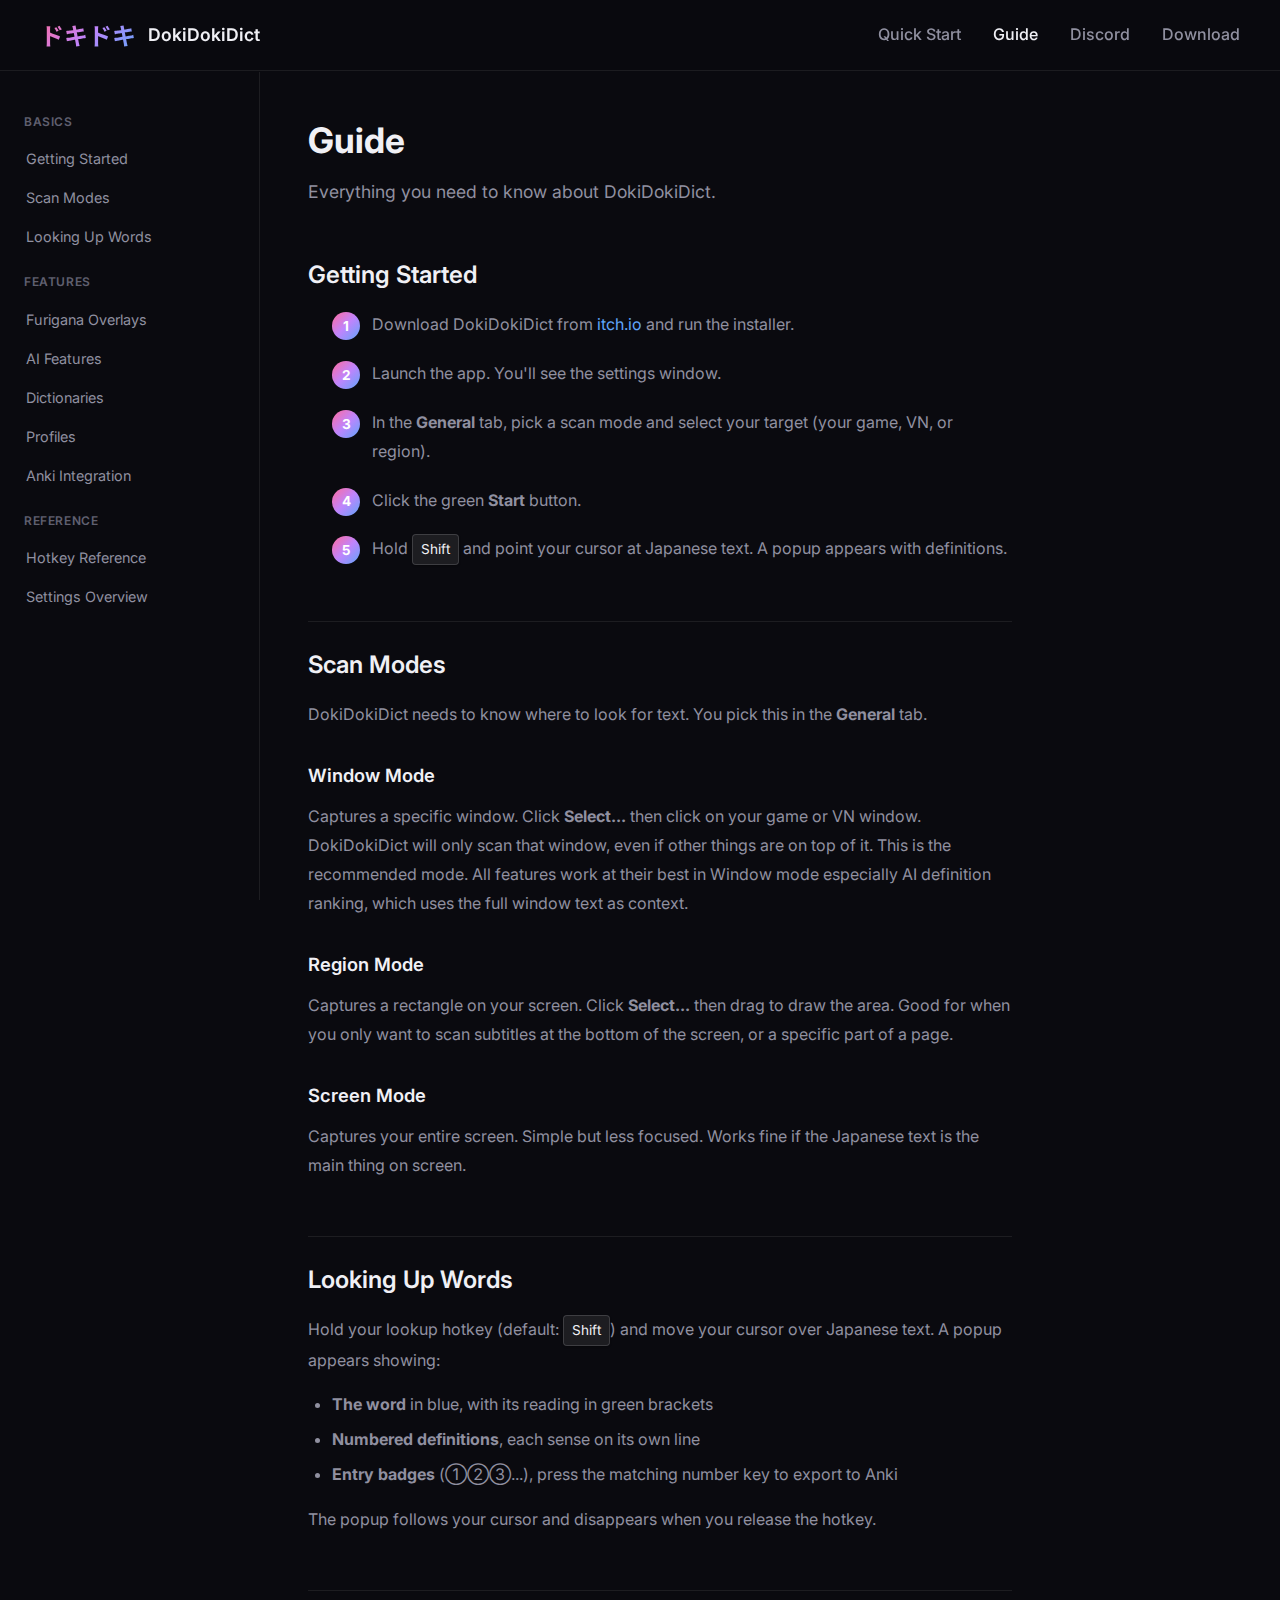
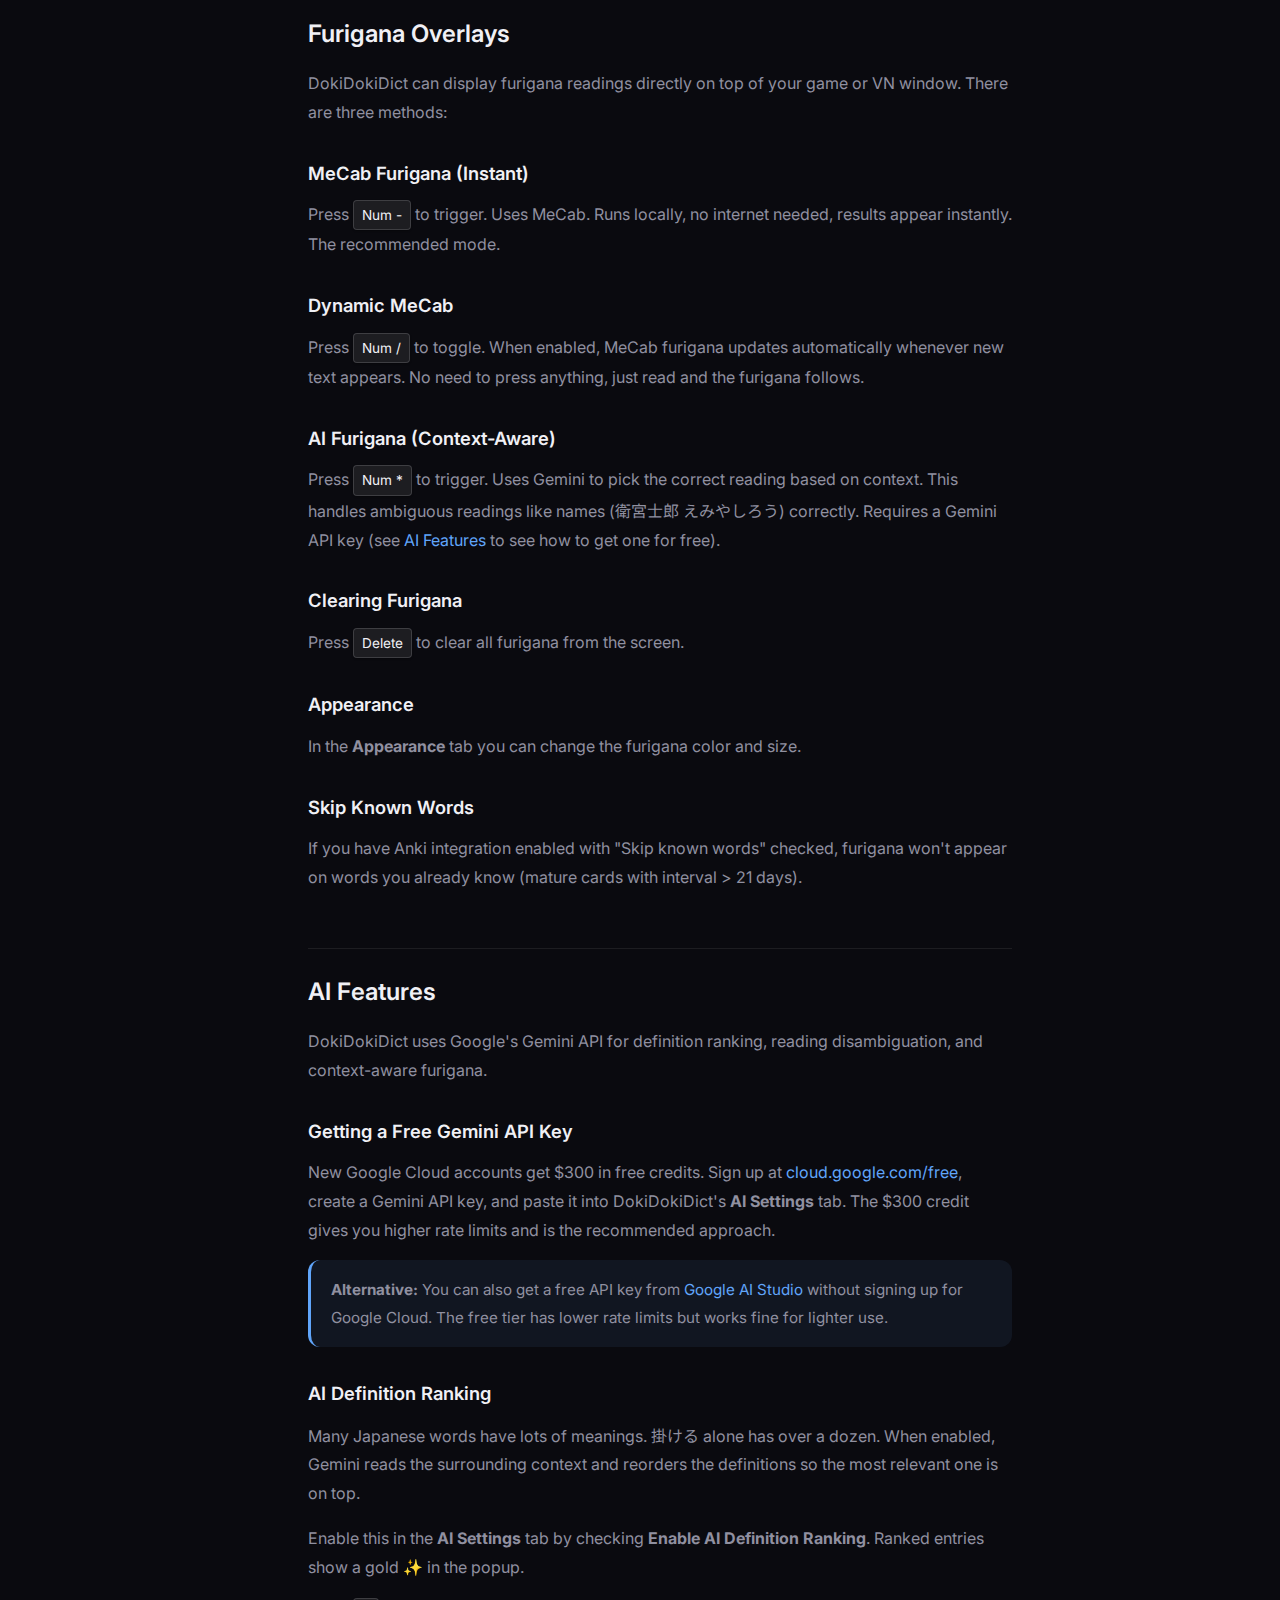
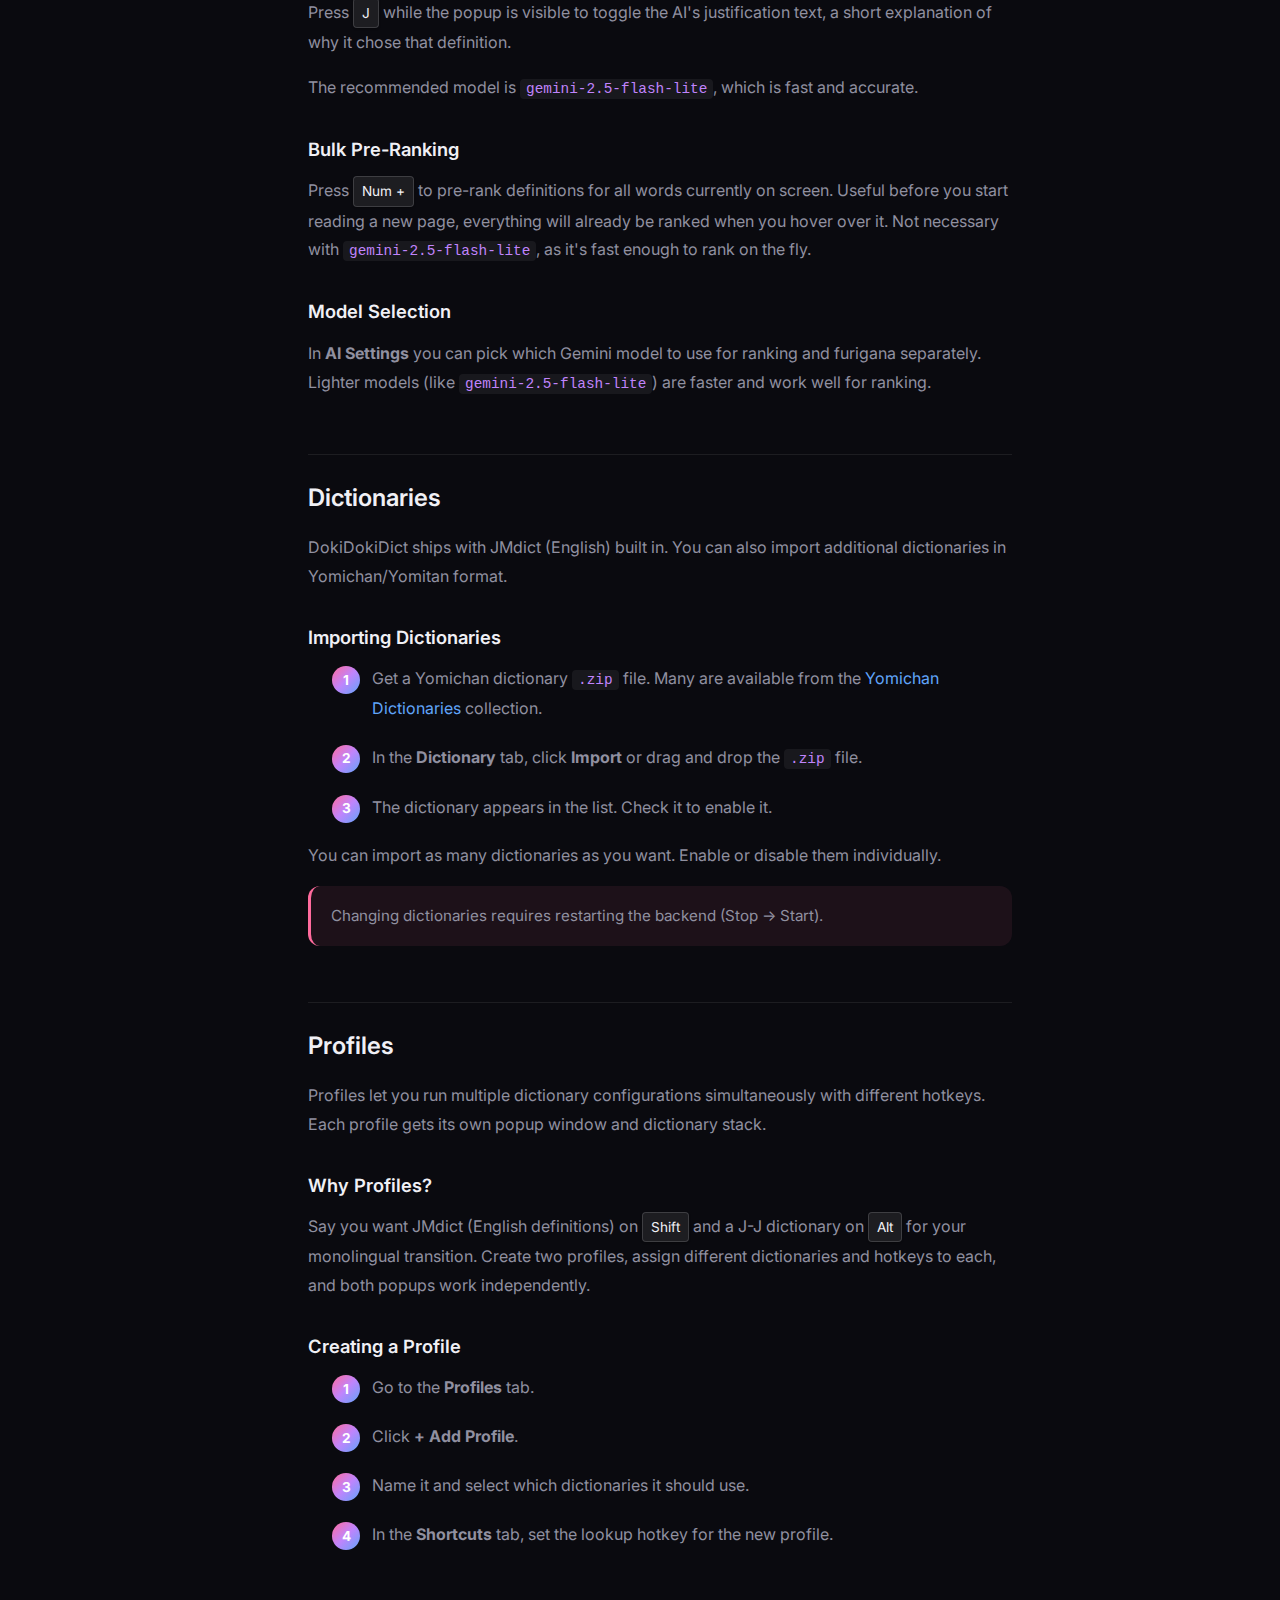
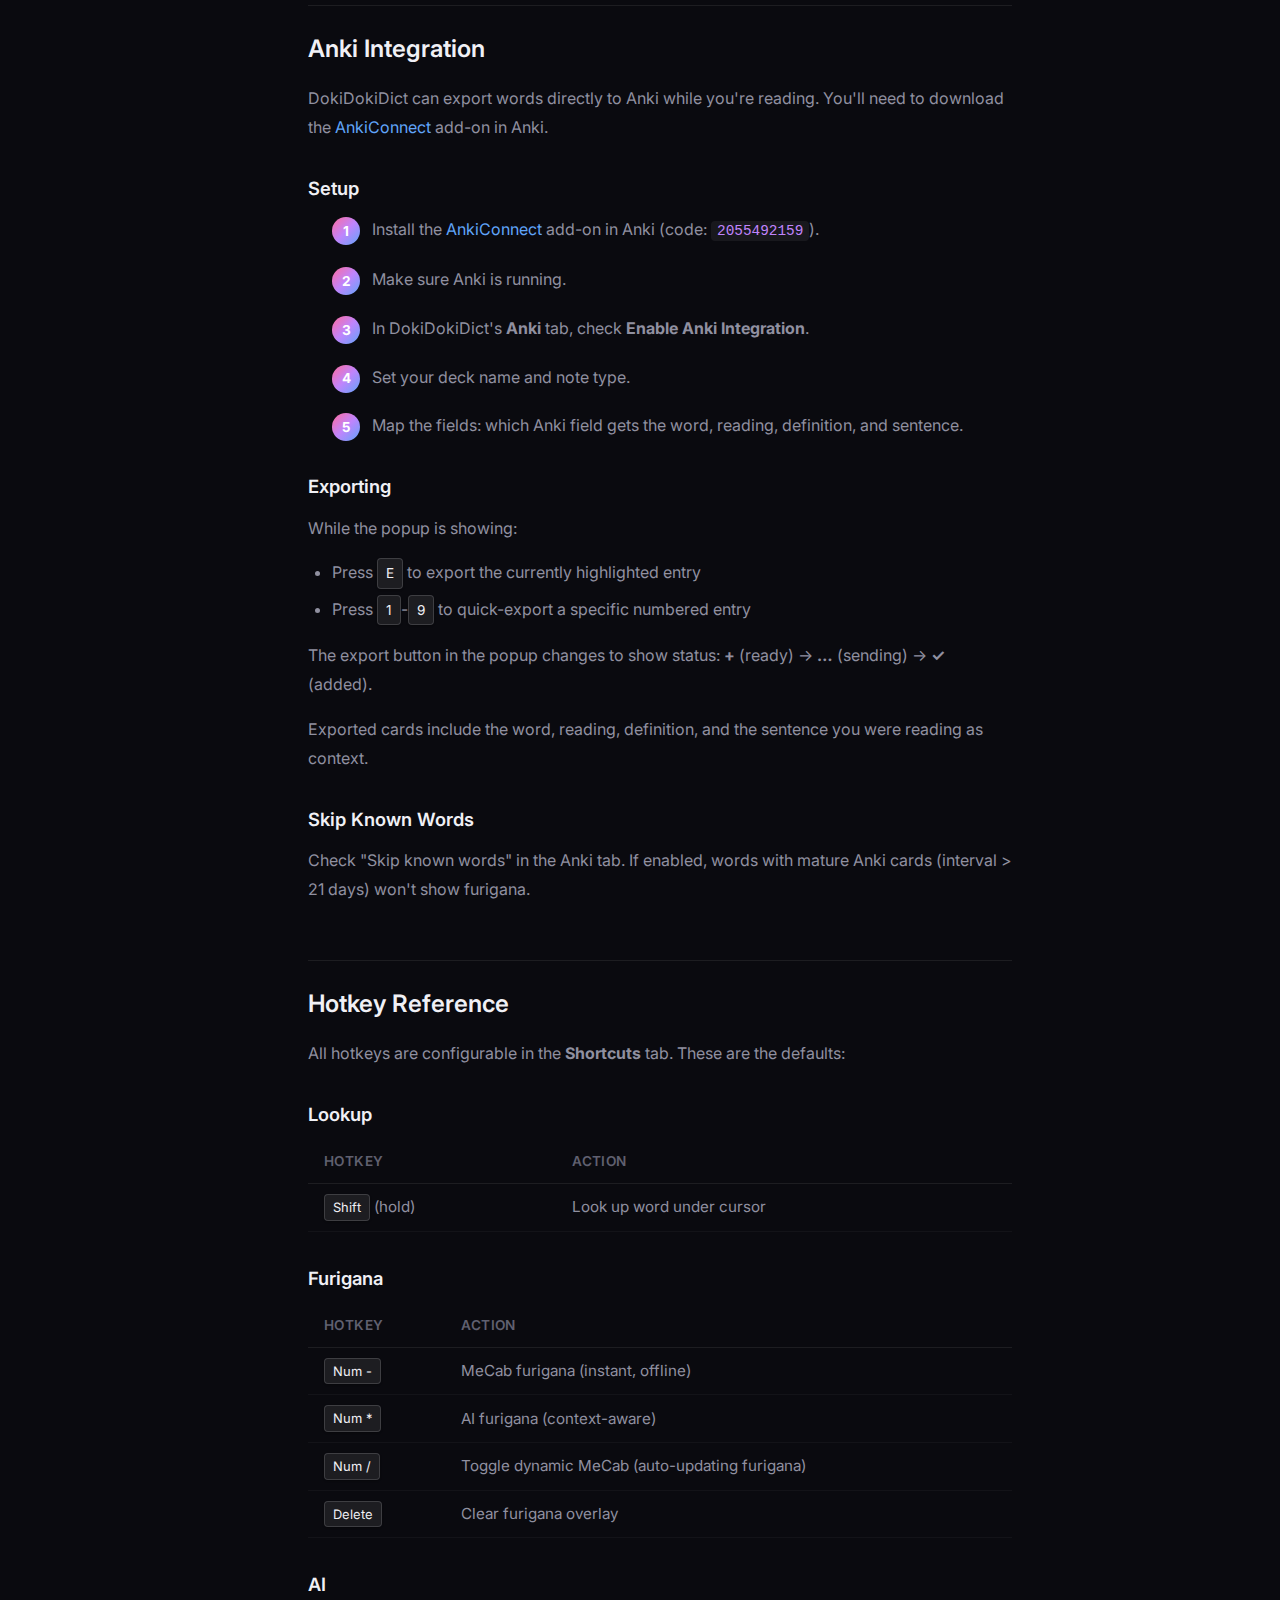
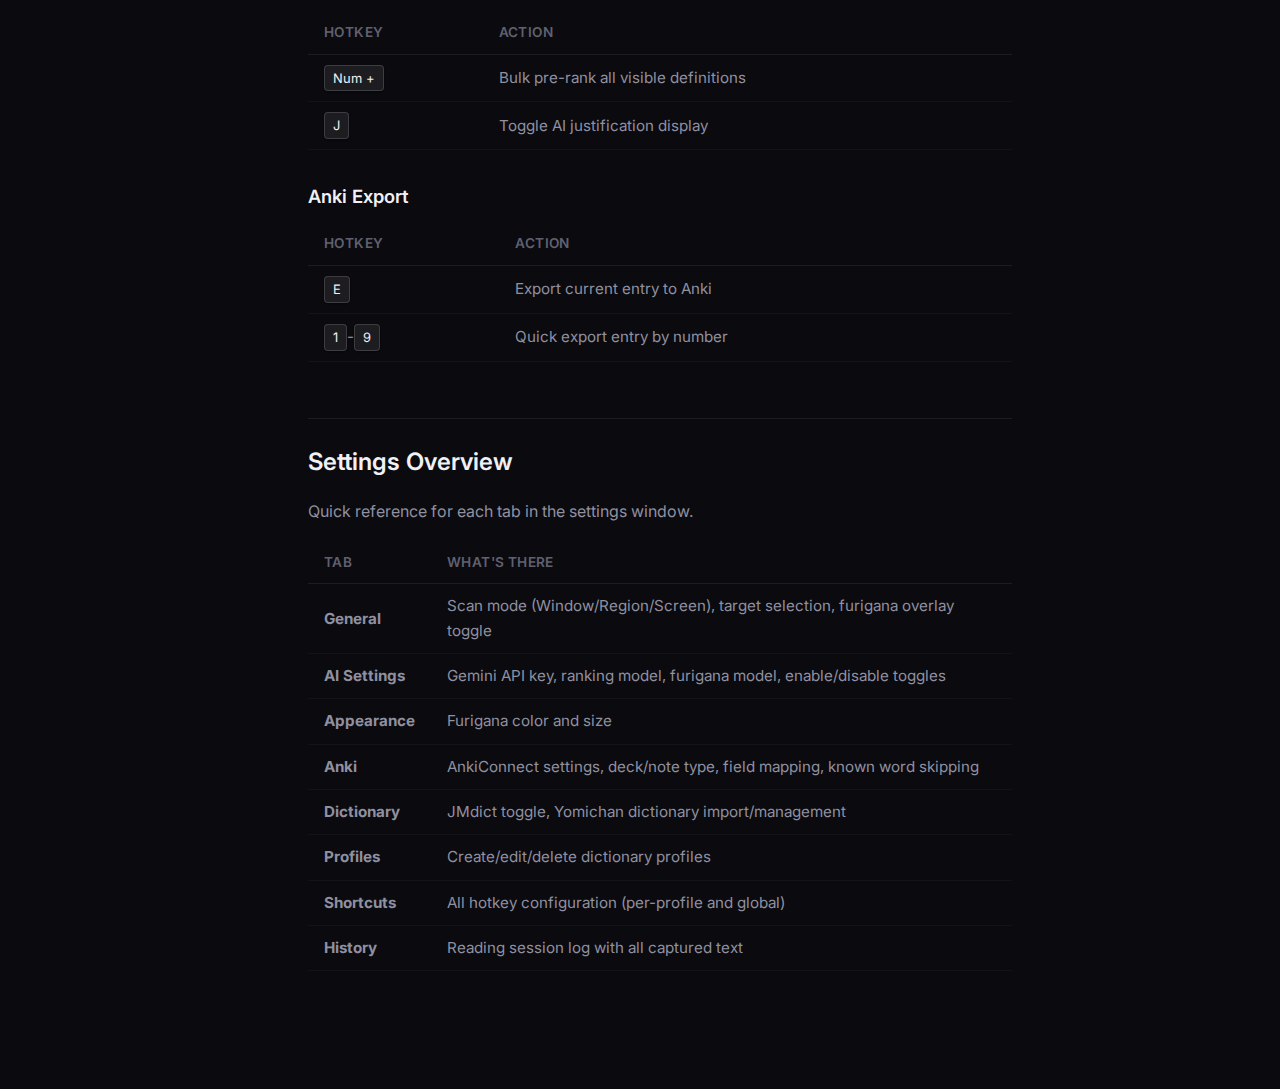
<file: guide_old.html>
<!DOCTYPE html>
<html lang="en">

<head>
    <meta charset="UTF-8">
    <meta name="viewport" content="width=device-width, initial-scale=1.0">
    <title>Guide - DokiDokiDict</title>
    <meta name="description" content="Complete guide to DokiDokiDict. Learn about scan modes, furigana overlays, AI definition ranking, dictionaries, profiles, Anki integration, and hotkeys.">
    <link rel="canonical" href="https://dokidokidict.com/guide.html">
    <link rel="icon" href="favicon.ico" type="image/x-icon">

    <!-- Open Graph -->
    <meta property="og:type" content="article">
    <meta property="og:url" content="https://dokidokidict.com/guide.html">
    <meta property="og:title" content="Guide - DokiDokiDict">
    <meta property="og:description" content="Complete guide to DokiDokiDict. Scan modes, furigana, AI ranking, dictionaries, Anki export, and more.">
    <meta property="og:image" content="https://dokidokidict.com/og-image.png">

    <link rel="preconnect" href="https://fonts.googleapis.com">
    <link rel="preconnect" href="https://fonts.gstatic.com" crossorigin>
    <link
        href="https://fonts.googleapis.com/css2?family=Inter:wght@400;500;600;700;800&family=Noto+Sans+JP:wght@400;500;700&display=swap"
        rel="stylesheet">
    <link rel="stylesheet" href="style.css">
    <link rel="stylesheet" href="guide.css">
</head>

<body>
    <!-- Nav -->
    <nav class="guide-nav-bar">
        <div class="nav-brand">
            <a href="index.html" style="text-decoration:none; display:flex; align-items:center; gap:12px;">
                <span class="logo">ドキドキ</span>
                <span class="logo-english">DokiDokiDict</span>
            </a>
        </div>
        <div class="nav-links">
            <a href="quickstart.html">Quick Start</a>
            <a href="guide.html" style="color: var(--text-primary);">Guide</a>
            <a href="https://discord.gg/tUp4hKbFaC" target="_blank">Discord</a>
            <a href="index.html#download">Download</a>
        </div>
    </nav>

    <div class="guide-page">
        <!-- Sidebar -->
        <aside class="guide-sidebar" id="sidebar">
            <div class="sidebar-section">Basics</div>
            <a href="#getting-started">Getting Started</a>
            <a href="#scan-modes">Scan Modes</a>
            <a href="#looking-up-words">Looking Up Words</a>

            <div class="sidebar-section">Features</div>
            <a href="#furigana">Furigana Overlays</a>
            <a href="#ai-features">AI Features</a>
            <a href="#dictionaries">Dictionaries</a>
            <a href="#profiles">Profiles</a>
            <a href="#anki">Anki Integration</a>

            <div class="sidebar-section">Reference</div>
            <a href="#hotkeys">Hotkey Reference</a>
            <a href="#settings">Settings Overview</a>
        </aside>

        <!-- Content -->
        <main class="guide-content">
            <h1>Guide</h1>
            <p class="page-subtitle">Everything you need to know about DokiDokiDict.</p>

            <!-- Getting Started -->
            <h2 id="getting-started">Getting Started</h2>
            <ol class="guide-steps">
                <li>Download DokiDokiDict from <a href="https://magicshot.itch.io/dokidokidict">itch.io</a> and run the installer.</li>
                <li>Launch the app. You'll see the settings window.</li>
                <li>In the <strong>General</strong> tab, pick a scan mode and select your target (your game, VN, or region).</li>
                <li>Click the green <strong>Start</strong> button.</li>
                <li>Hold <kbd>Shift</kbd> and point your cursor at Japanese text. A popup appears with definitions.</li>
            </ol>

            <!-- Scan Modes -->
            <h2 id="scan-modes">Scan Modes</h2>
            <p>DokiDokiDict needs to know where to look for text. You pick this in the <strong>General</strong> tab.</p>

            <h3>Window Mode</h3>
            <p>Captures a specific window. Click <strong>Select...</strong> then click on your game or VN window. DokiDokiDict will only scan that window, even if other things are on top of it. This is the recommended mode. All features work at their best in Window mode especially AI definition ranking, which uses the full window text as context.</p>

            <h3>Region Mode</h3>
            <p>Captures a rectangle on your screen. Click <strong>Select...</strong> then drag to draw the area. Good for when you only want to scan subtitles at the bottom of the screen, or a specific part of a page.</p>

            <h3>Screen Mode</h3>
            <p>Captures your entire screen. Simple but less focused. Works fine if the Japanese text is the main thing on screen.</p>


            <!-- Looking Up Words -->
            <h2 id="looking-up-words">Looking Up Words</h2>
            <p>Hold your lookup hotkey (default: <kbd>Shift</kbd>) and move your cursor over Japanese text. A popup appears showing:</p>
            <ul>
                <li><strong>The word</strong> in blue, with its reading in green brackets</li>
                <li><strong>Numbered definitions</strong>, each sense on its own line</li>
                <li><strong>Entry badges</strong> (&#9312;&#9313;&#9314;...), press the matching number key to export to Anki</li>
            </ul>
            <p>The popup follows your cursor and disappears when you release the hotkey.</p>

            <!-- Furigana -->
            <h2 id="furigana">Furigana Overlays</h2>
            <p>DokiDokiDict can display furigana readings directly on top of your game or VN window. There are three methods:</p>

            <h3>MeCab Furigana (Instant)</h3>
            <p>Press <kbd>Num -</kbd> to trigger. Uses MeCab. Runs locally, no internet needed, results appear instantly. The recommended mode.</p>

            <h3>Dynamic MeCab</h3>
            <p>Press <kbd>Num /</kbd> to toggle. When enabled, MeCab furigana updates automatically whenever new text appears. No need to press anything, just read and the furigana follows.</p>

            <h3>AI Furigana (Context-Aware)</h3>
            <p>Press <kbd>Num *</kbd> to trigger. Uses Gemini to pick the correct reading based on context. This handles ambiguous readings like names (<span style="font-family:'Noto Sans JP'">衛宮士郎</span> <span style="font-family:'Noto Sans JP'">えみやしろう</span>) correctly. Requires a Gemini API key (see <a href="#ai-features">AI Features</a> to see how to get one for free).</p>

            <h3>Clearing Furigana</h3>
            <p>Press <kbd>Delete</kbd> to clear all furigana from the screen.</p>

            <h3>Appearance</h3>
            <p>In the <strong>Appearance</strong> tab you can change the furigana color and size.</p>

            <h3>Skip Known Words</h3>
            <p>If you have Anki integration enabled with "Skip known words" checked, furigana won't appear on words you already know (mature cards with interval &gt; 21 days).</p>

            <!-- AI Features -->
            <h2 id="ai-features">AI Features</h2>
            <p>DokiDokiDict uses Google's Gemini API for definition ranking, reading disambiguation, and context-aware furigana.</p>

            <h3>Getting a Free Gemini API Key</h3>
            <p>New Google Cloud accounts get $300 in free credits. Sign up at <a href="https://cloud.google.com/free" target="_blank">cloud.google.com/free</a>, create a Gemini API key, and paste it into DokiDokiDict's <strong>AI Settings</strong> tab. The $300 credit gives you higher rate limits and is the recommended approach.</p>

            <div class="info-box tip">
                <p><strong>Alternative:</strong> You can also get a free API key from <a href="https://aistudio.google.com/apikey" target="_blank">Google AI Studio</a> without signing up for Google Cloud. The free tier has lower rate limits but works fine for lighter use.</p>
            </div>

            <h3>AI Definition Ranking</h3>
            <p>Many Japanese words have lots of meanings. <span style="font-family:'Noto Sans JP'">&#25499;&#12369;&#12427;</span> alone has over a dozen. When enabled, Gemini reads the surrounding context and reorders the definitions so the most relevant one is on top.</p>
            <p>Enable this in the <strong>AI Settings</strong> tab by checking <strong>Enable AI Definition Ranking</strong>. Ranked entries show a gold &#10024; in the popup.</p>
            <p>Press <kbd>J</kbd> while the popup is visible to toggle the AI's justification text, a short explanation of why it chose that definition.</p>
            <p>The recommended model is <code>gemini-2.5-flash-lite</code>, which is fast and accurate.</p>

            <h3>Bulk Pre-Ranking</h3>
            <p>Press <kbd>Num +</kbd> to pre-rank definitions for all words currently on screen. Useful before you start reading a new page, everything will already be ranked when you hover over it. Not necessary with <code>gemini-2.5-flash-lite</code>, as it's fast enough to rank on the fly.</p>

            <h3>Model Selection</h3>
            <p>In <strong>AI Settings</strong> you can pick which Gemini model to use for ranking and furigana separately. Lighter models (like <code>gemini-2.5-flash-lite</code>) are faster and work well for ranking.</p>

            <!-- Dictionaries -->
            <h2 id="dictionaries">Dictionaries</h2>
            <p>DokiDokiDict ships with JMdict (English) built in. You can also import additional dictionaries in Yomichan/Yomitan format.</p>

            <h3>Importing Dictionaries</h3>
            <ol class="guide-steps">
                <li>Get a Yomichan dictionary <code>.zip</code> file. Many are available from the <a href="https://github.com/MarvNC/yomichan-dictionaries" target="_blank">Yomichan Dictionaries</a> collection.</li>
                <li>In the <strong>Dictionary</strong> tab, click <strong>Import</strong> or drag and drop the <code>.zip</code> file.</li>
                <li>The dictionary appears in the list. Check it to enable it.</li>
            </ol>
            <p>You can import as many dictionaries as you want. Enable or disable them individually.</p>

            <div class="info-box warning">
                <p>Changing dictionaries requires restarting the backend (Stop &rarr; Start).</p>
            </div>

            <!-- Profiles -->
            <h2 id="profiles">Profiles</h2>
            <p>Profiles let you run multiple dictionary configurations simultaneously with different hotkeys. Each profile gets its own popup window and dictionary stack.</p>

            <h3>Why Profiles?</h3>
            <p>Say you want JMdict (English definitions) on <kbd>Shift</kbd> and a J-J dictionary on <kbd>Alt</kbd> for your monolingual transition. Create two profiles, assign different dictionaries and hotkeys to each, and both popups work independently.</p>

            <h3>Creating a Profile</h3>
            <ol class="guide-steps">
                <li>Go to the <strong>Profiles</strong> tab.</li>
                <li>Click <strong>+ Add Profile</strong>.</li>
                <li>Name it and select which dictionaries it should use.</li>
                <li>In the <strong>Shortcuts</strong> tab, set the lookup hotkey for the new profile.</li>
            </ol>

            <!-- Anki -->
            <h2 id="anki">Anki Integration</h2>
            <p>DokiDokiDict can export words directly to Anki while you're reading. You'll need to download the <a href="https://ankiweb.net/shared/info/2055492159" target="_blank">AnkiConnect</a> add-on in Anki.</p>

            <h3>Setup</h3>
            <ol class="guide-steps">
                <li>Install the <a href="https://ankiweb.net/shared/info/2055492159" target="_blank">AnkiConnect</a> add-on in Anki (code: <code>2055492159</code>).</li>
                <li>Make sure Anki is running.</li>
                <li>In DokiDokiDict's <strong>Anki</strong> tab, check <strong>Enable Anki Integration</strong>.</li>
                <li>Set your deck name and note type.</li>
                <li>Map the fields: which Anki field gets the word, reading, definition, and sentence.</li>
            </ol>

            <h3>Exporting</h3>
            <p>While the popup is showing:</p>
            <ul>
                <li>Press <kbd>E</kbd> to export the currently highlighted entry</li>
                <li>Press <kbd>1</kbd>-<kbd>9</kbd> to quick-export a specific numbered entry</li>
            </ul>
            <p>The export button in the popup changes to show status: <strong>+</strong> (ready) &rarr; <strong>&hellip;</strong> (sending) &rarr; <strong>&check;</strong> (added).</p>
            <p>Exported cards include the word, reading, definition, and the sentence you were reading as context.</p>

            <h3>Skip Known Words</h3>
            <p>Check "Skip known words" in the Anki tab. If enabled, words with mature Anki cards (interval &gt; 21 days) won't show furigana.</p>

            <!-- Hotkeys -->
            <h2 id="hotkeys">Hotkey Reference</h2>
            <p>All hotkeys are configurable in the <strong>Shortcuts</strong> tab. These are the defaults:</p>

            <h3>Lookup</h3>
            <table class="hotkey-table">
                <thead>
                    <tr><th>Hotkey</th><th>Action</th></tr>
                </thead>
                <tbody>
                    <tr><td><kbd>Shift</kbd> (hold)</td><td>Look up word under cursor</td></tr>
                </tbody>
            </table>

            <h3>Furigana</h3>
            <table class="hotkey-table">
                <thead>
                    <tr><th>Hotkey</th><th>Action</th></tr>
                </thead>
                <tbody>
                    <tr><td><kbd>Num -</kbd></td><td>MeCab furigana (instant, offline)</td></tr>
                    <tr><td><kbd>Num *</kbd></td><td>AI furigana (context-aware)</td></tr>
                    <tr><td><kbd>Num /</kbd></td><td>Toggle dynamic MeCab (auto-updating furigana)</td></tr>
                    <tr><td><kbd>Delete</kbd></td><td>Clear furigana overlay</td></tr>
                </tbody>
            </table>

            <h3>AI</h3>
            <table class="hotkey-table">
                <thead>
                    <tr><th>Hotkey</th><th>Action</th></tr>
                </thead>
                <tbody>
                    <tr><td><kbd>Num +</kbd></td><td>Bulk pre-rank all visible definitions</td></tr>
                    <tr><td><kbd>J</kbd></td><td>Toggle AI justification display</td></tr>
                </tbody>
            </table>

            <h3>Anki Export</h3>
            <table class="hotkey-table">
                <thead>
                    <tr><th>Hotkey</th><th>Action</th></tr>
                </thead>
                <tbody>
                    <tr><td><kbd>E</kbd></td><td>Export current entry to Anki</td></tr>
                    <tr><td><kbd>1</kbd>-<kbd>9</kbd></td><td>Quick export entry by number</td></tr>
                </tbody>
            </table>

            <!-- Settings -->
            <h2 id="settings">Settings Overview</h2>
            <p>Quick reference for each tab in the settings window.</p>

            <table class="hotkey-table">
                <thead>
                    <tr><th>Tab</th><th>What's There</th></tr>
                </thead>
                <tbody>
                    <tr><td><strong>General</strong></td><td>Scan mode (Window/Region/Screen), target selection, furigana overlay toggle</td></tr>
                    <tr><td><strong>AI Settings</strong></td><td>Gemini API key, ranking model, furigana model, enable/disable toggles</td></tr>
                    <tr><td><strong>Appearance</strong></td><td>Furigana color and size</td></tr>
                    <tr><td><strong>Anki</strong></td><td>AnkiConnect settings, deck/note type, field mapping, known word skipping</td></tr>
                    <tr><td><strong>Dictionary</strong></td><td>JMdict toggle, Yomichan dictionary import/management</td></tr>
                    <tr><td><strong>Profiles</strong></td><td>Create/edit/delete dictionary profiles</td></tr>
                    <tr><td><strong>Shortcuts</strong></td><td>All hotkey configuration (per-profile and global)</td></tr>
                    <tr><td><strong>History</strong></td><td>Reading session log with all captured text</td></tr>
                </tbody>
            </table>

        </main>
    </div>

    <!-- Mobile sidebar toggle -->
    <button class="sidebar-toggle" id="sidebarToggle" aria-label="Toggle navigation">&#9776;</button>

    <script>
        // Sidebar toggle for mobile
        const sidebarToggle = document.getElementById('sidebarToggle');
        const sidebar = document.getElementById('sidebar');
        sidebarToggle.addEventListener('click', () => {
            sidebar.classList.toggle('open');
        });

        // Close sidebar when clicking a link (mobile)
        sidebar.querySelectorAll('a').forEach(link => {
            link.addEventListener('click', () => {
                sidebar.classList.remove('open');
            });
        });

        // Highlight active sidebar link on scroll
        const sections = document.querySelectorAll('.guide-content h2[id]');
        const sidebarLinks = document.querySelectorAll('.guide-sidebar a[href^="#"]');

        window.addEventListener('scroll', () => {
            let current = '';
            sections.forEach(section => {
                const top = section.getBoundingClientRect().top;
                if (top < 120) current = section.id;
            });
            sidebarLinks.forEach(link => {
                link.classList.toggle('active', link.getAttribute('href') === '#' + current);
            });
        });
    </script>
</body>

</html>
</file>
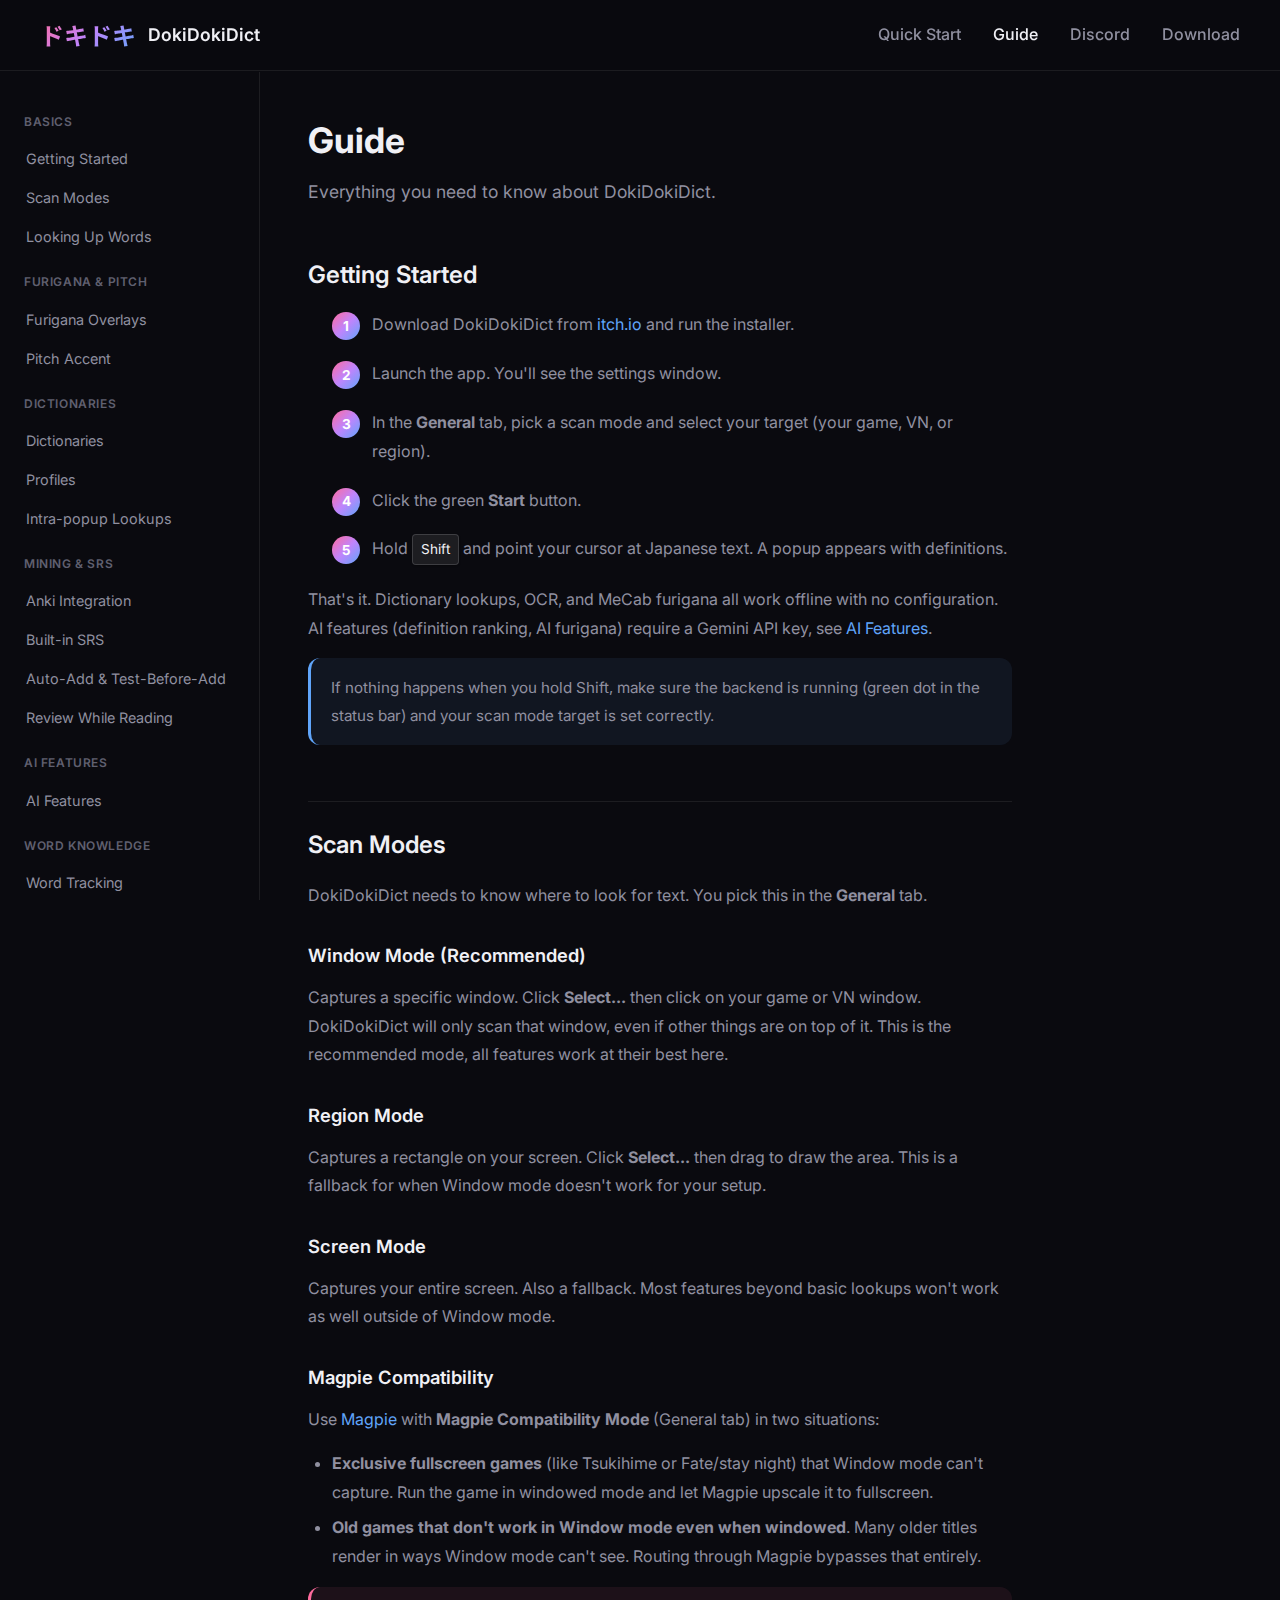
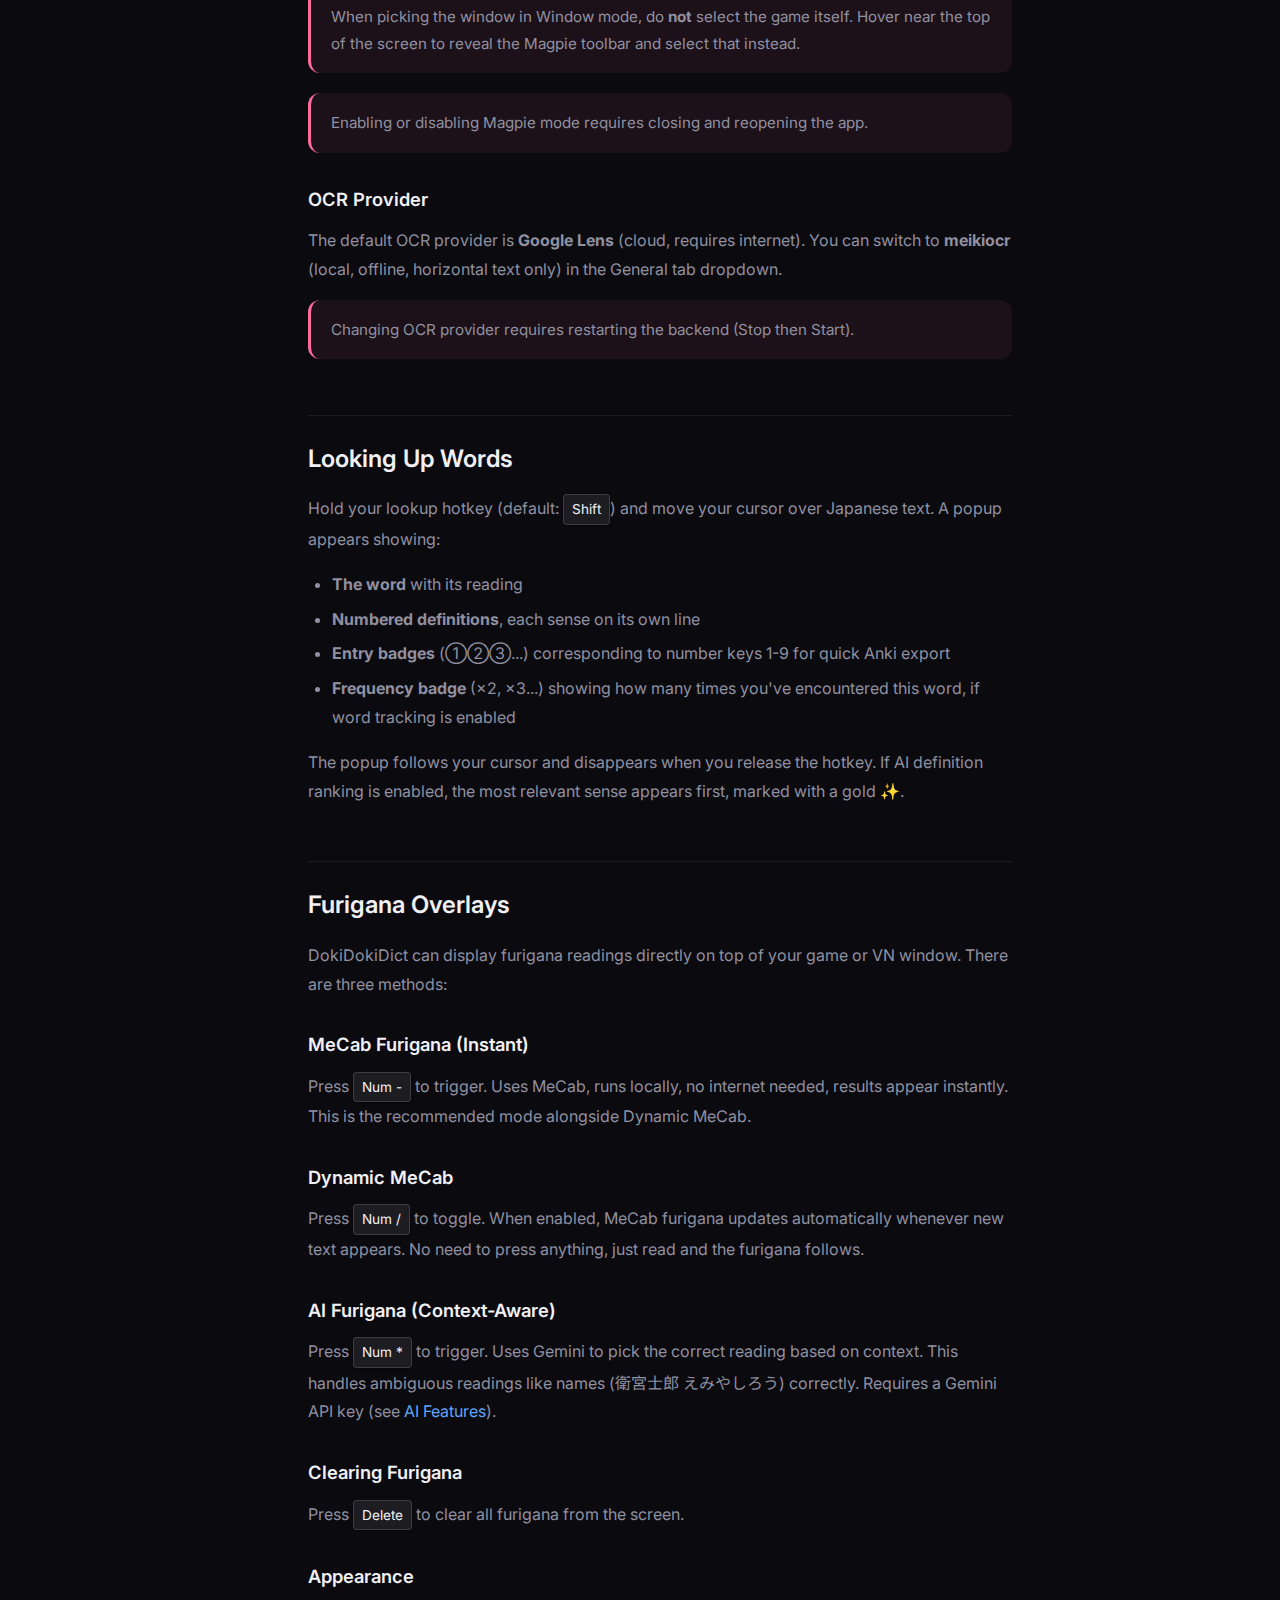
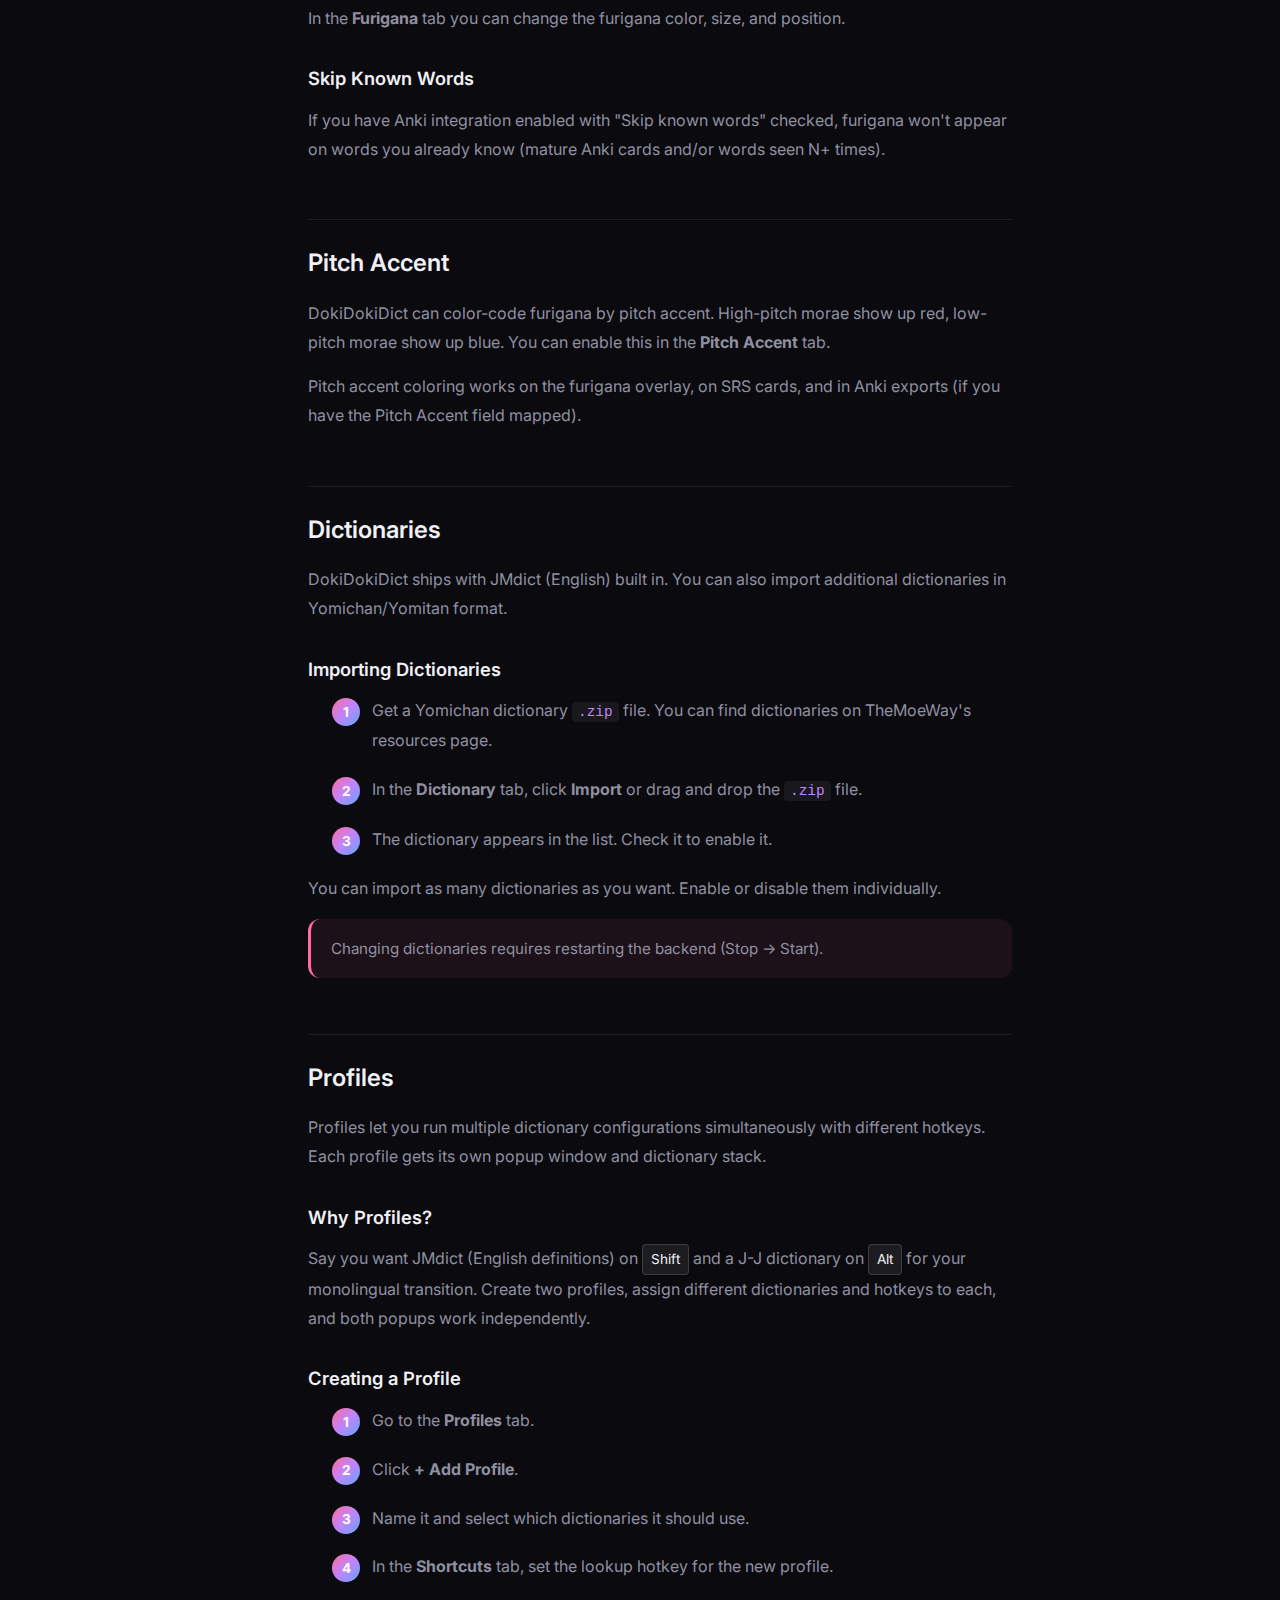
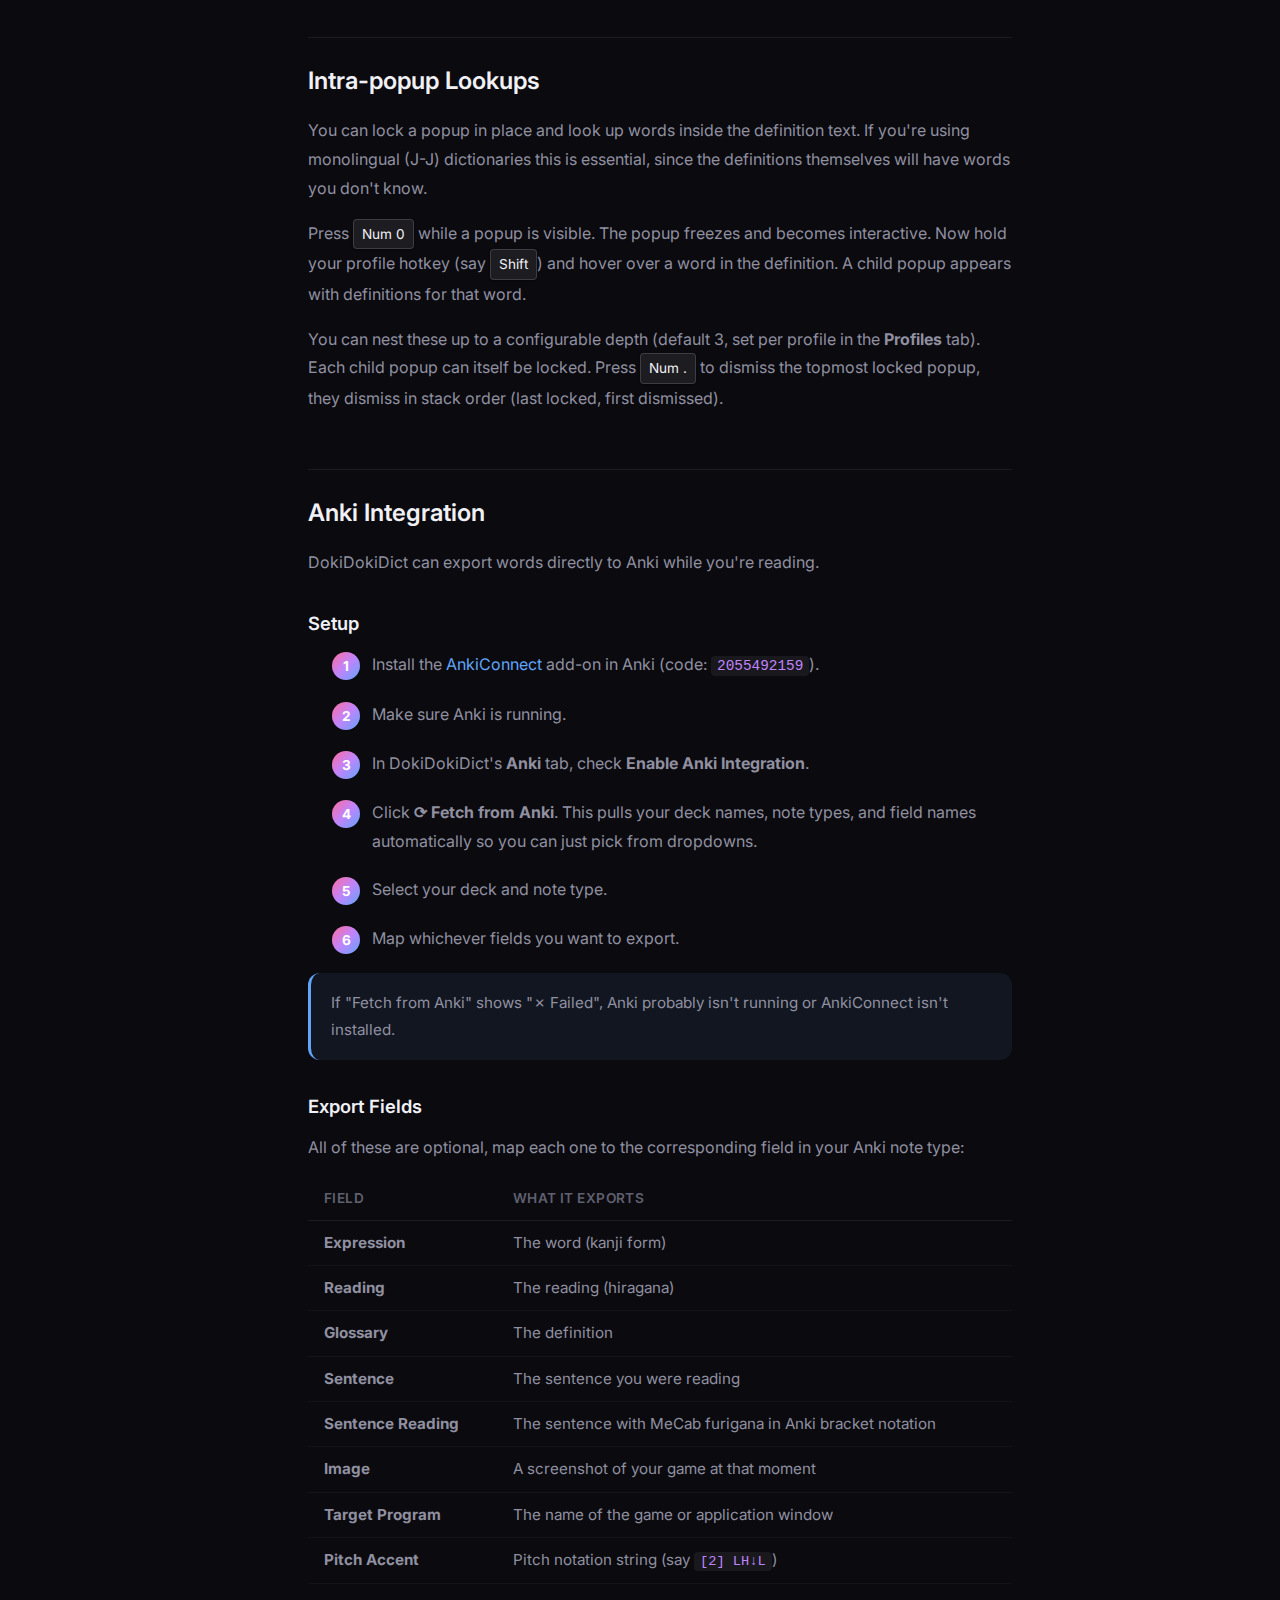
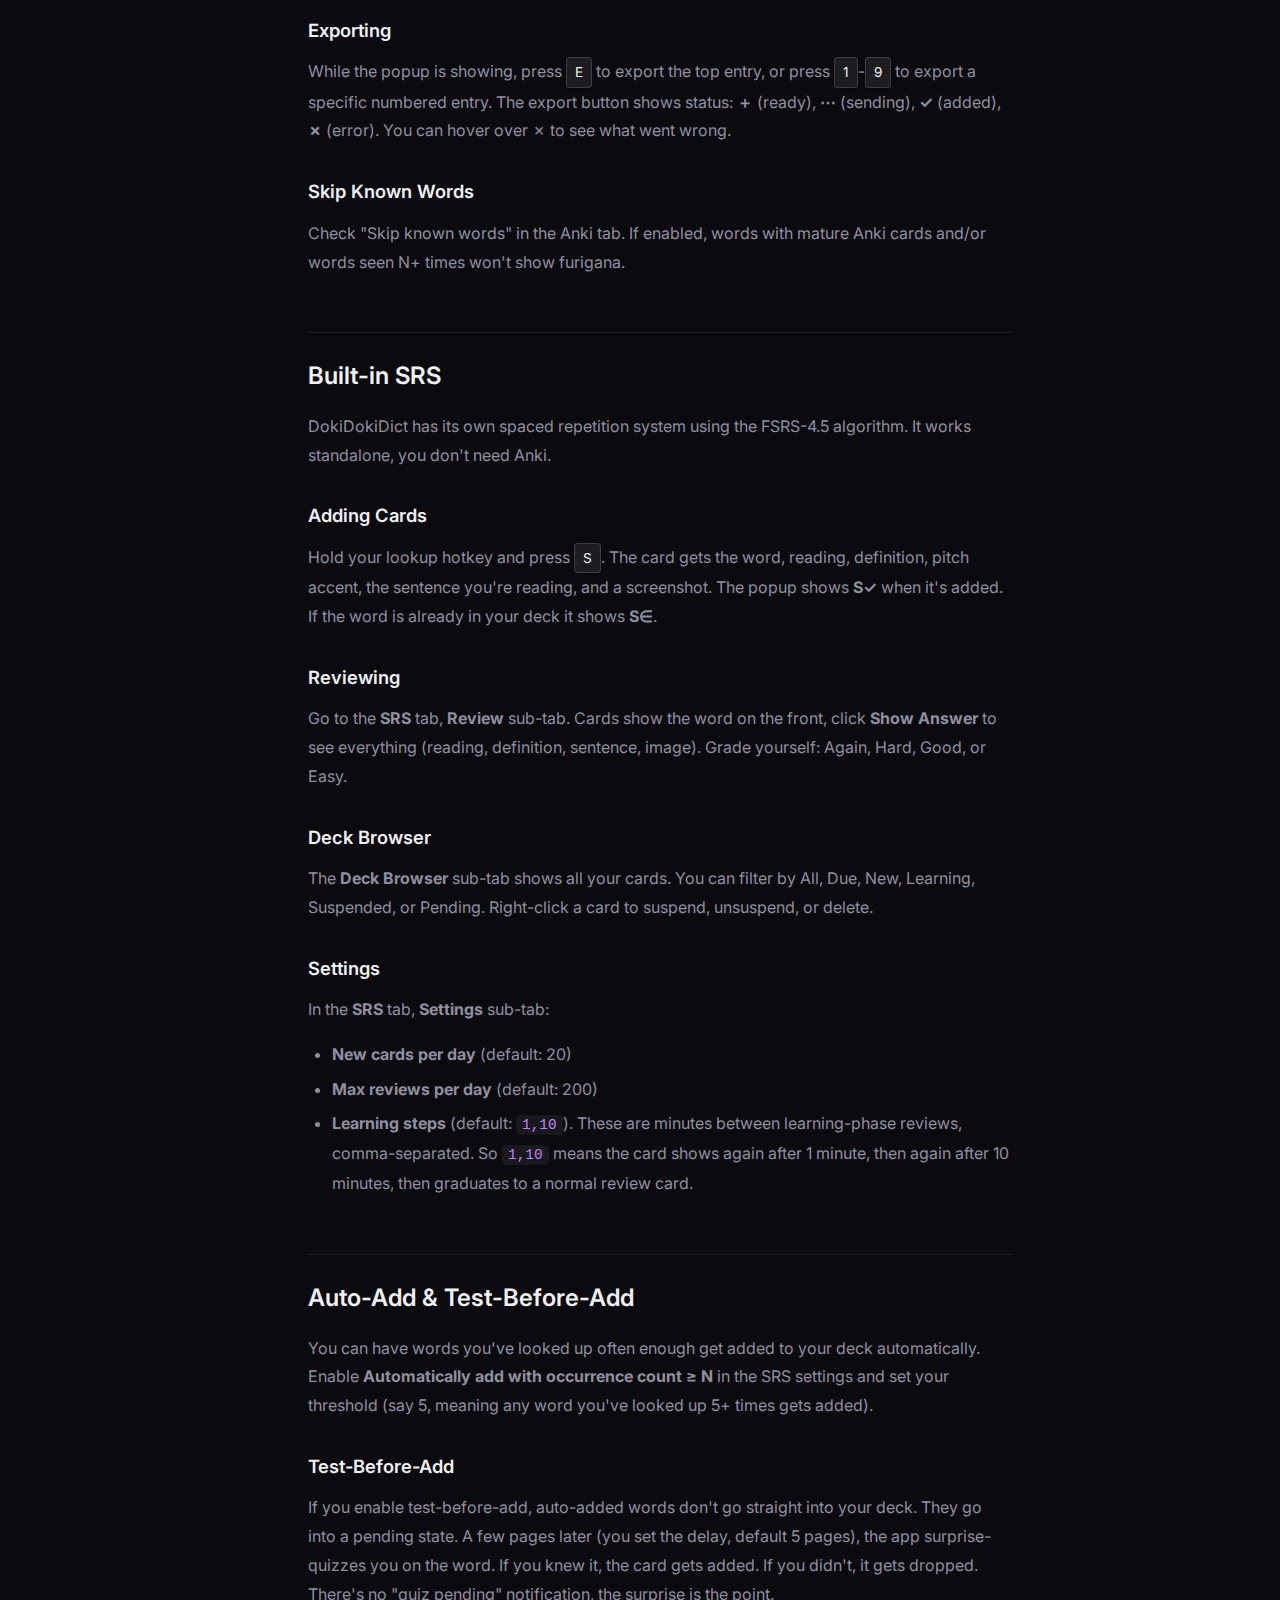
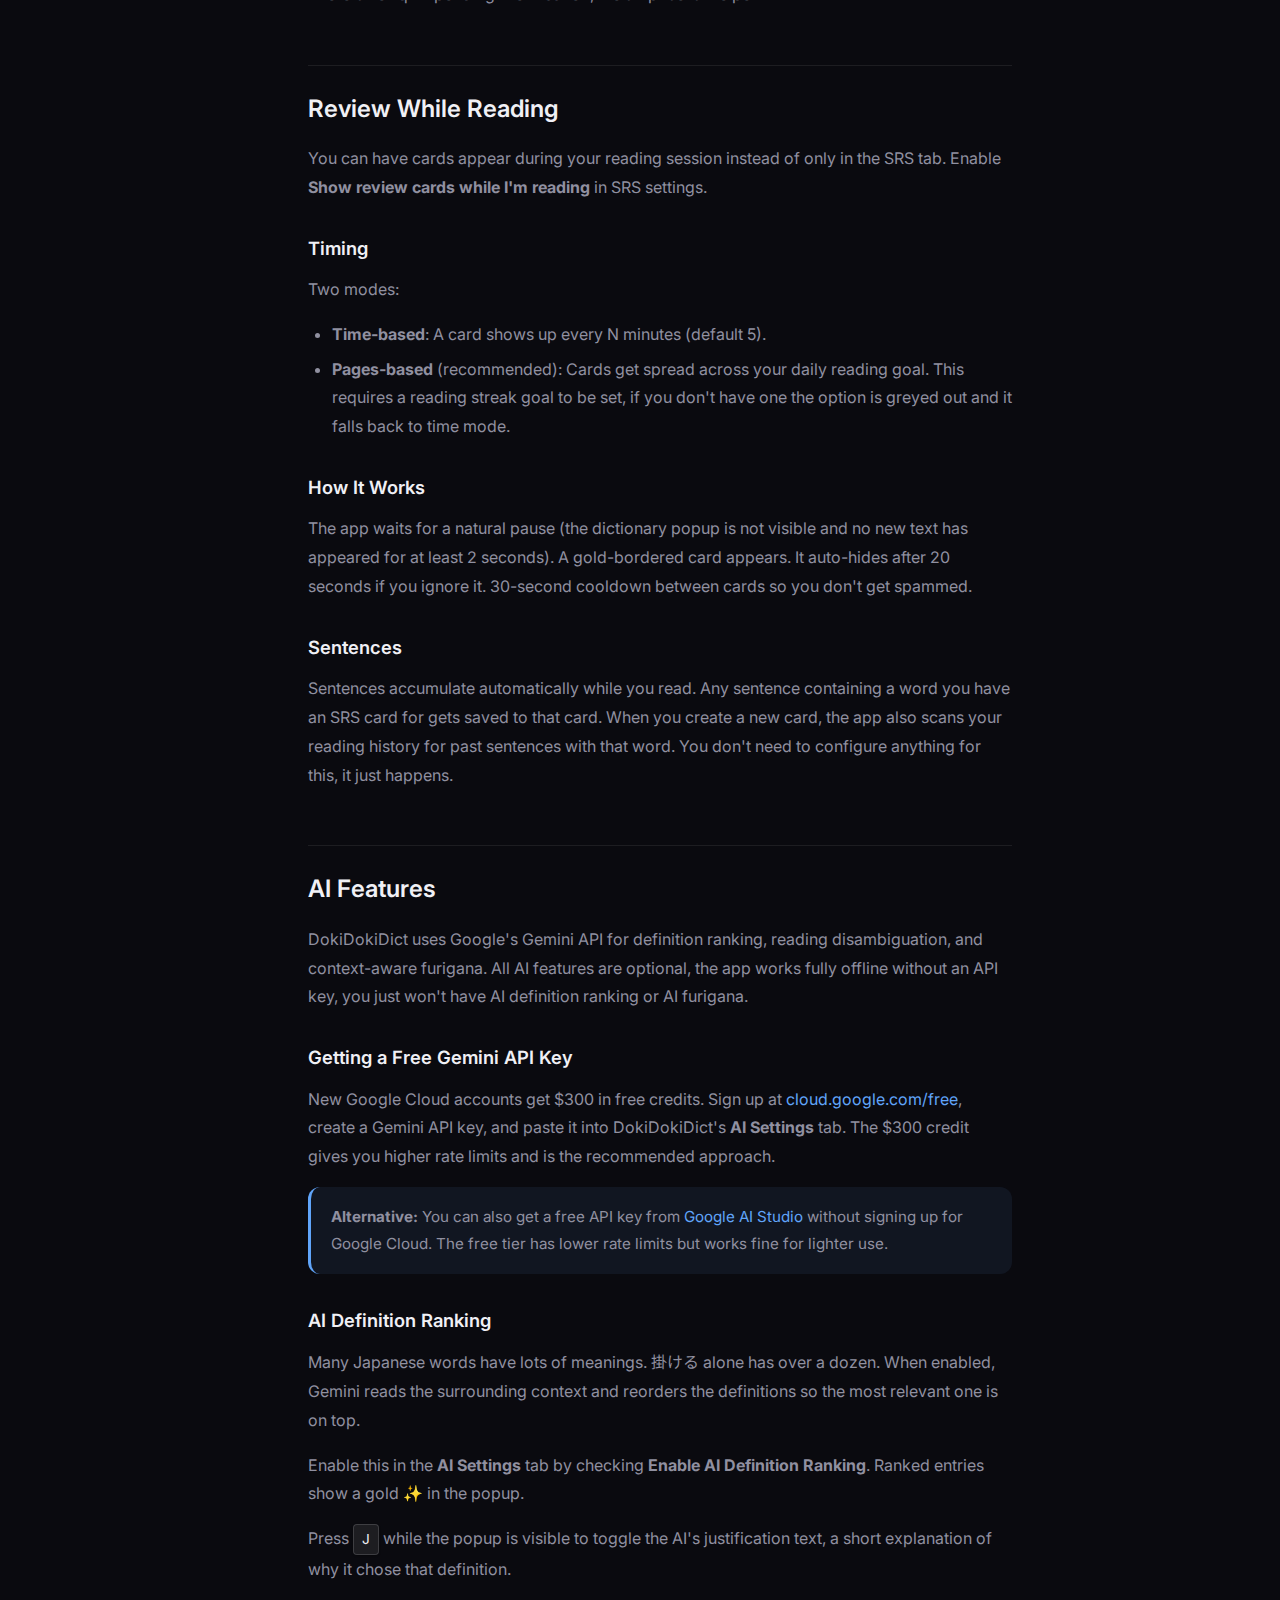
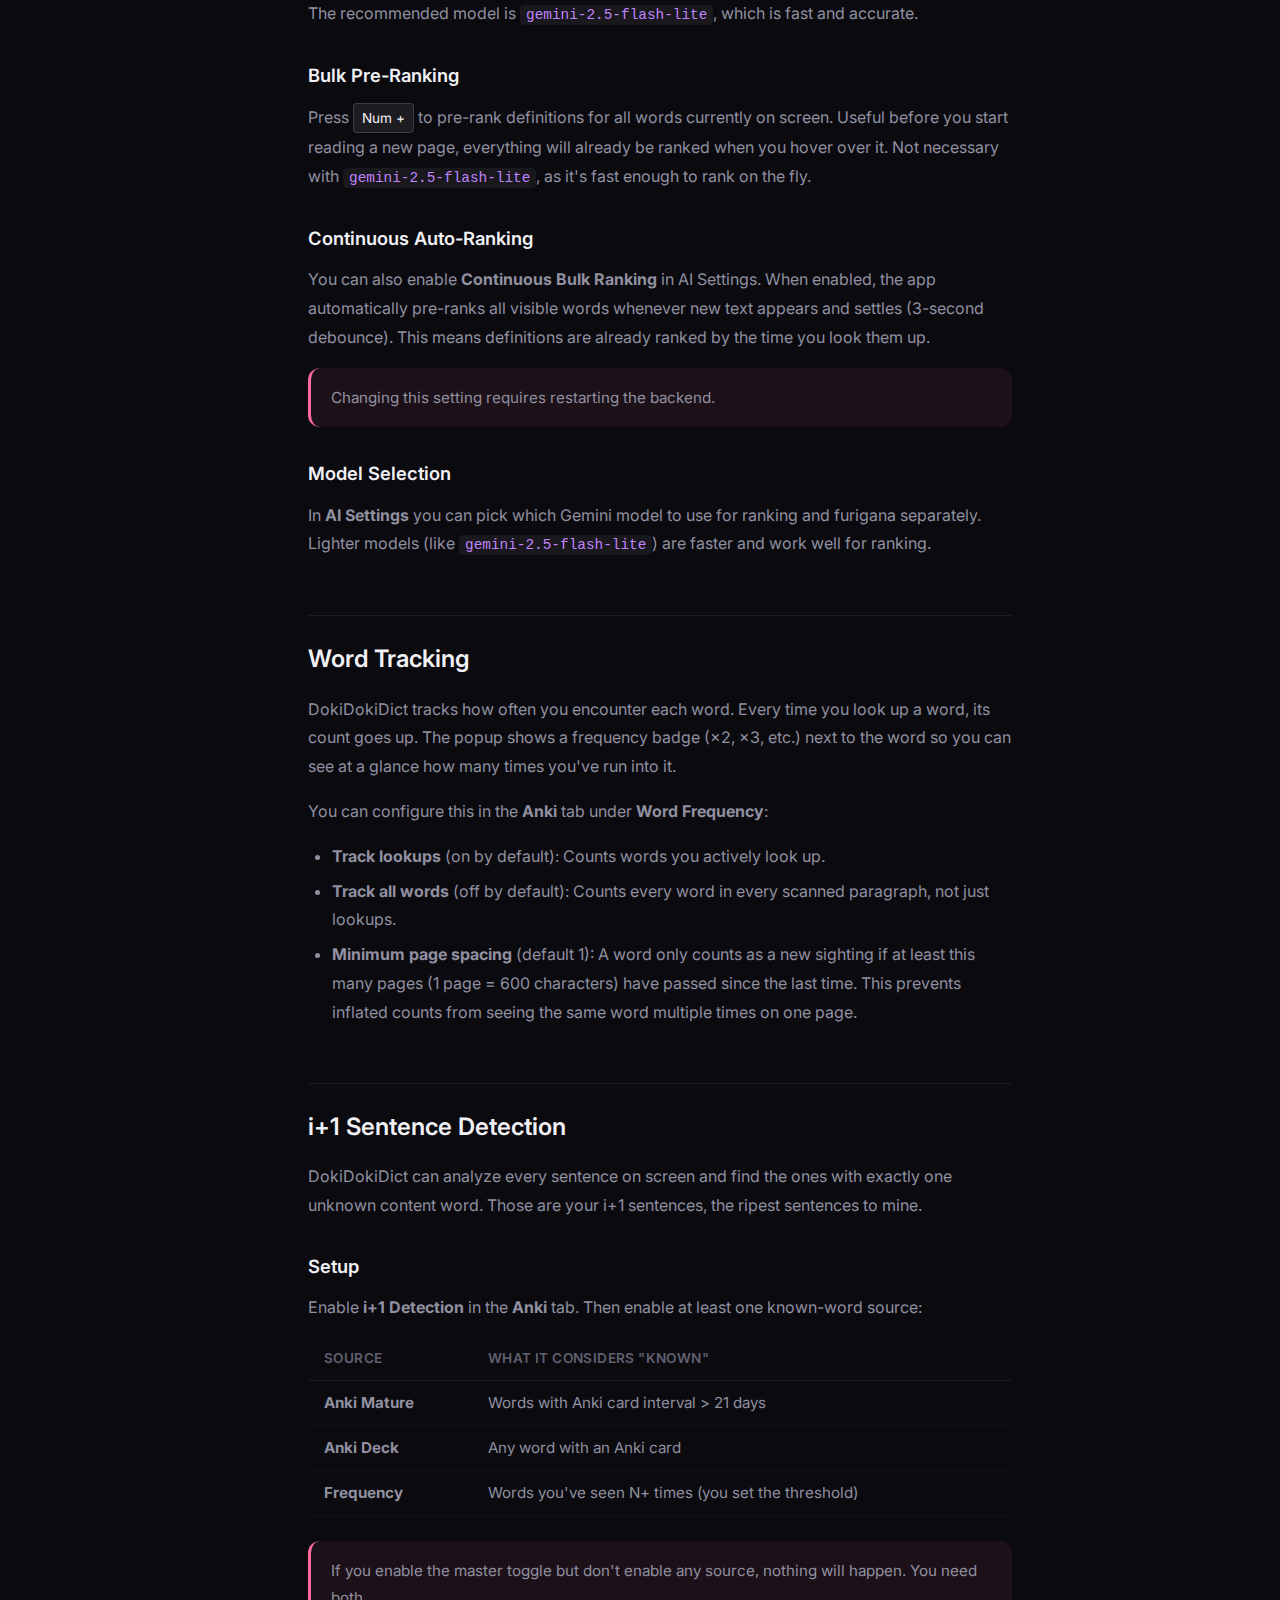
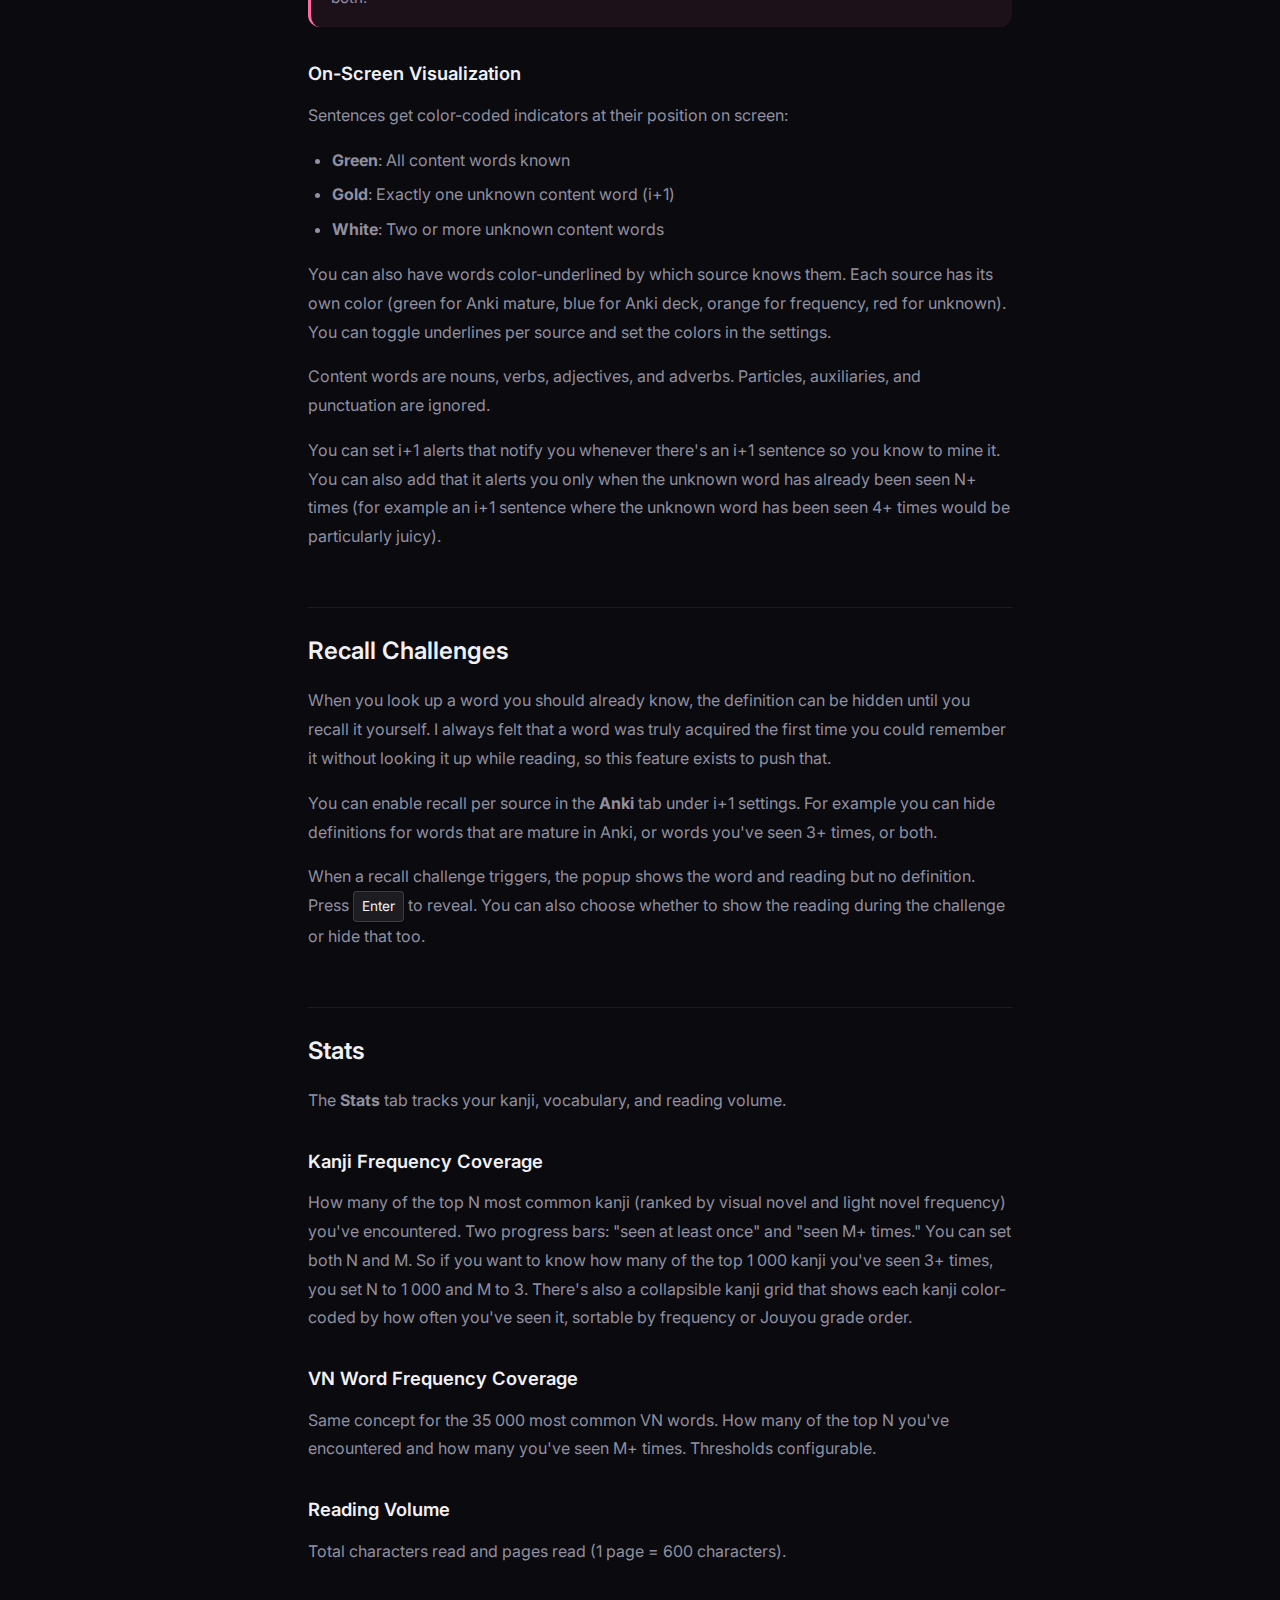
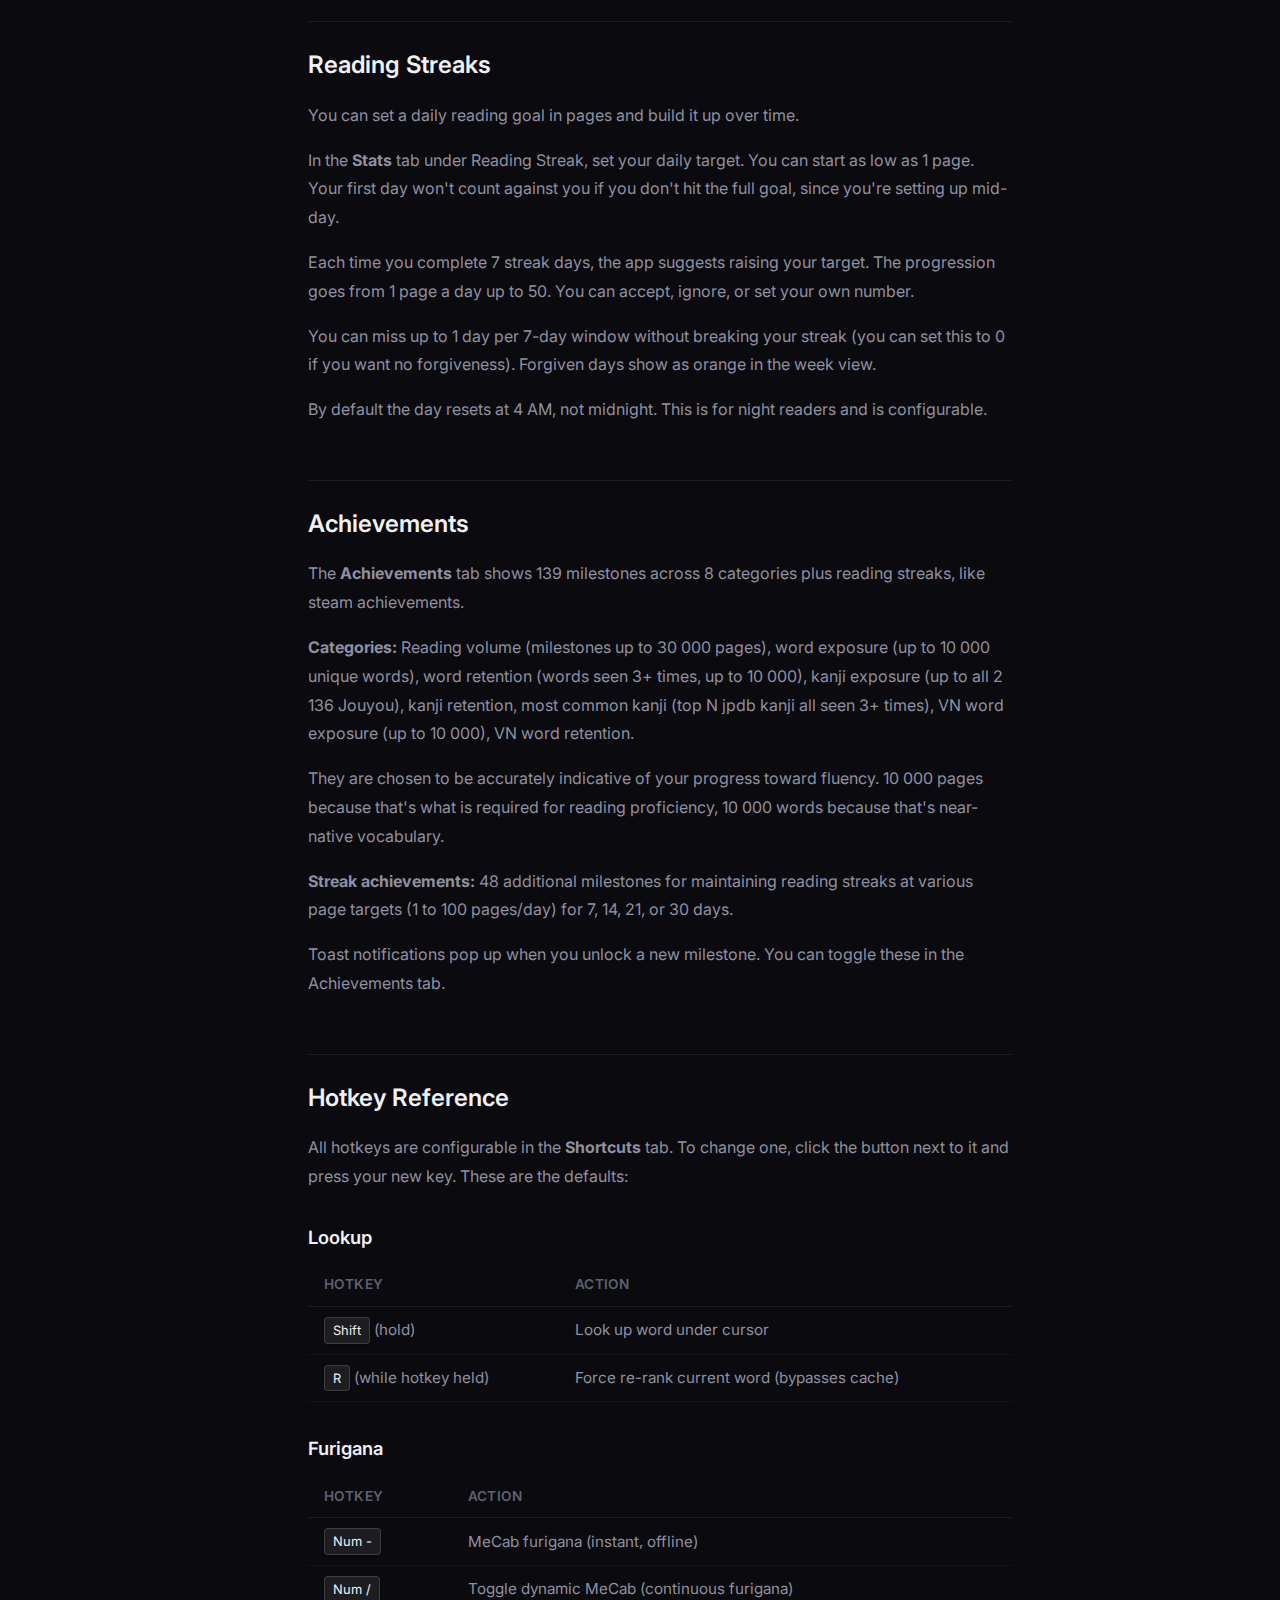
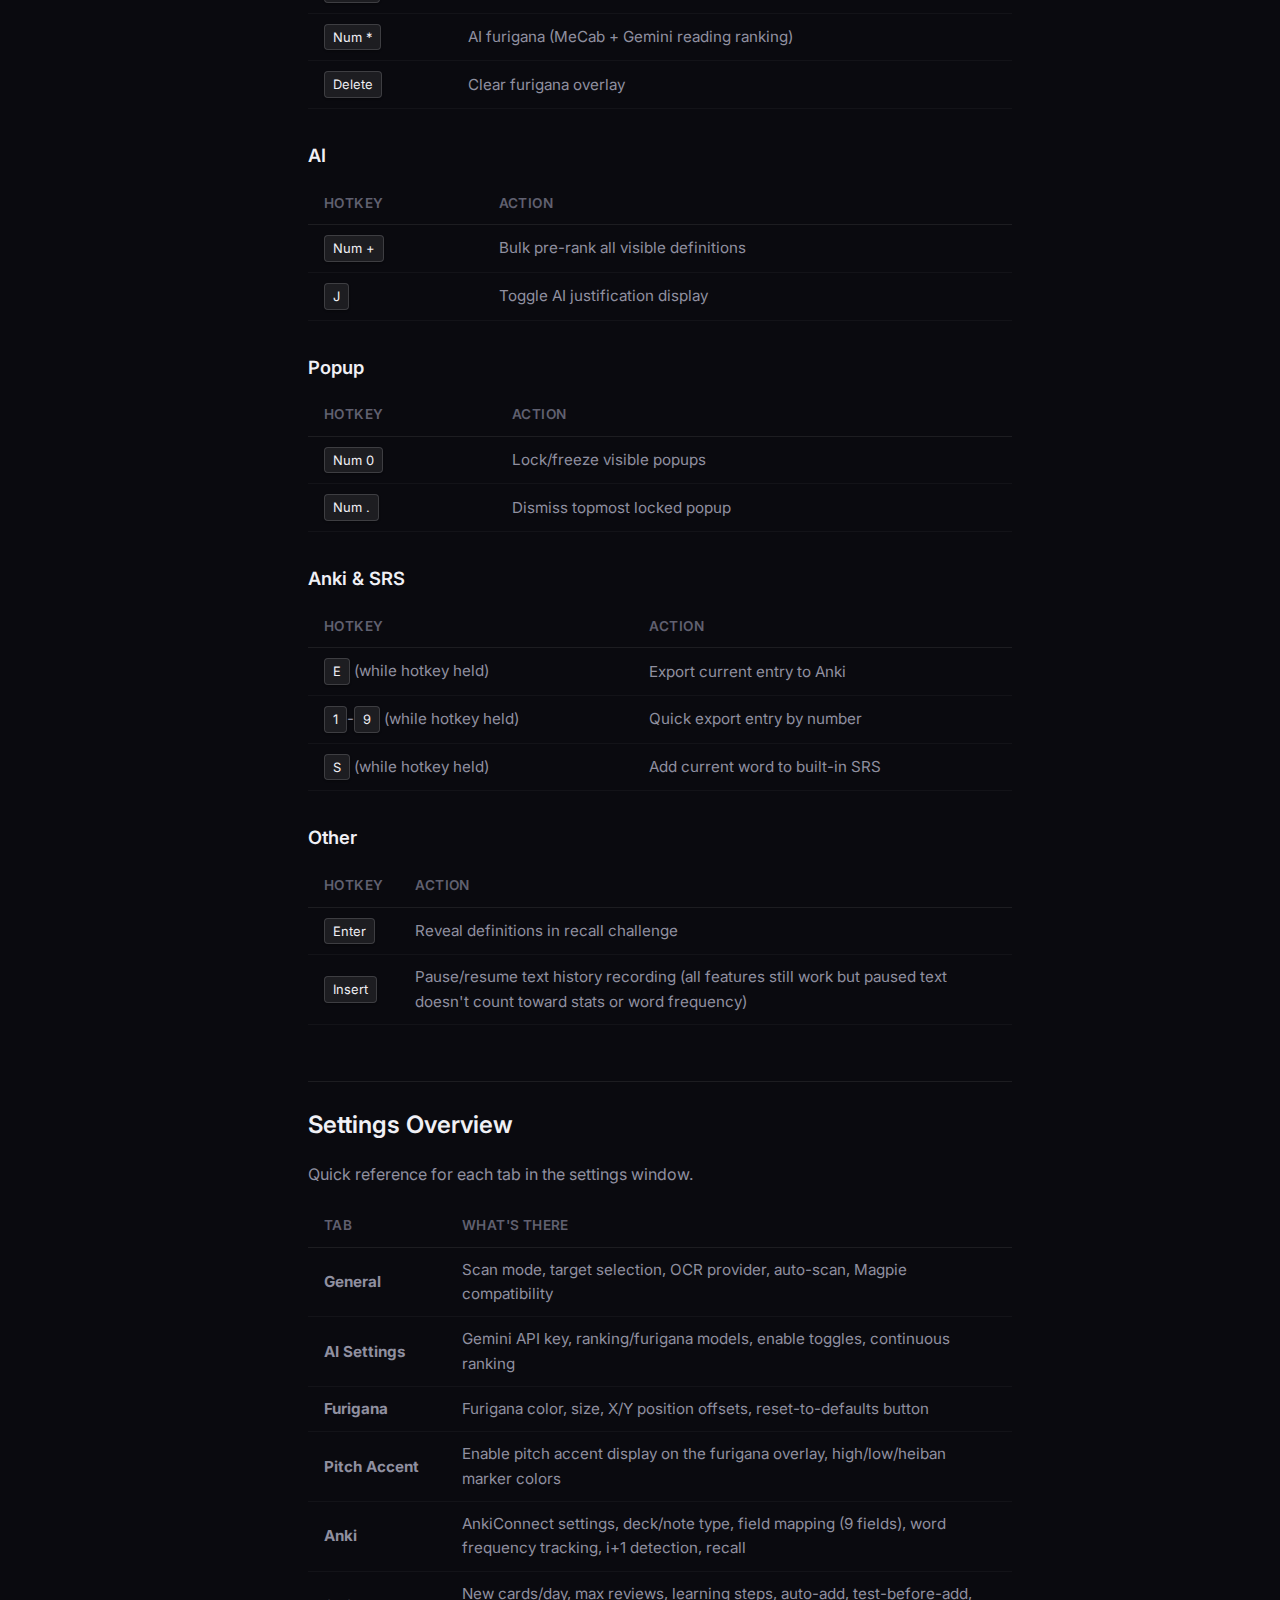
<file: guide_v2.html>
<!DOCTYPE html>
<html lang="en">

<head>
    <meta charset="UTF-8">
    <meta name="viewport" content="width=device-width, initial-scale=1.0">
    <title>Guide - DokiDokiDict</title>
    <meta name="description" content="Complete guide to DokiDokiDict. Scan modes, furigana, pitch accent, AI ranking, dictionaries, SRS, Anki export, i+1 detection, stats, achievements, and more.">
    <link rel="canonical" href="https://dokidokidict.com/guide.html">
    <link rel="icon" href="favicon.ico" type="image/x-icon">

    <!-- Open Graph -->
    <meta property="og:type" content="article">
    <meta property="og:url" content="https://dokidokidict.com/guide.html">
    <meta property="og:title" content="Guide - DokiDokiDict">
    <meta property="og:description" content="Complete guide to DokiDokiDict. Scan modes, furigana, pitch accent, AI ranking, dictionaries, SRS, Anki export, i+1 detection, stats, achievements, and more.">
    <meta property="og:image" content="https://dokidokidict.com/og-image.png">

    <link rel="preconnect" href="https://fonts.googleapis.com">
    <link rel="preconnect" href="https://fonts.gstatic.com" crossorigin>
    <link
        href="https://fonts.googleapis.com/css2?family=Inter:wght@400;500;600;700;800&family=Noto+Sans+JP:wght@400;500;700&display=swap"
        rel="stylesheet">
    <link rel="stylesheet" href="style_v2.css">
    <link rel="stylesheet" href="guide.css">
</head>

<body>
    <!-- Nav -->
    <nav class="guide-nav-bar">
        <div class="nav-brand">
            <a href="index_v2.html" style="text-decoration:none; display:flex; align-items:center; gap:12px;">
                <span class="logo">ドキドキ</span>
                <span class="logo-english">DokiDokiDict</span>
            </a>
        </div>
        <div class="nav-links">
            <a href="quickstart.html">Quick Start</a>
            <a href="guide_v2.html" style="color: var(--text-primary);">Guide</a>
            <a href="https://discord.gg/tUp4hKbFaC" target="_blank">Discord</a>
            <a href="index_v2.html#download">Download</a>
        </div>
    </nav>

    <div class="guide-page">
        <!-- Sidebar -->
        <aside class="guide-sidebar" id="sidebar">
            <div class="sidebar-section">Basics</div>
            <a href="#getting-started">Getting Started</a>
            <a href="#scan-modes">Scan Modes</a>
            <a href="#looking-up-words">Looking Up Words</a>

            <div class="sidebar-section">Furigana & Pitch</div>
            <a href="#furigana">Furigana Overlays</a>
            <a href="#pitch-accent">Pitch Accent</a>

            <div class="sidebar-section">Dictionaries</div>
            <a href="#dictionaries">Dictionaries</a>
            <a href="#profiles">Profiles</a>
            <a href="#intra-popup">Intra-popup Lookups</a>

            <div class="sidebar-section">Mining & SRS</div>
            <a href="#anki">Anki Integration</a>
            <a href="#srs">Built-in SRS</a>
            <a href="#srs-auto-add">Auto-Add & Test-Before-Add</a>
            <a href="#srs-inline">Review While Reading</a>

            <div class="sidebar-section">AI Features</div>
            <a href="#ai-features">AI Features</a>

            <div class="sidebar-section">Word Knowledge</div>
            <a href="#word-tracking">Word Tracking</a>
            <a href="#iplus1">i+1 Sentence Detection</a>
            <a href="#recall">Recall Challenges</a>

            <div class="sidebar-section">Progress</div>
            <a href="#stats">Stats</a>
            <a href="#streaks">Reading Streaks</a>
            <a href="#achievements">Achievements</a>

            <div class="sidebar-section">Reference</div>
            <a href="#hotkeys">Hotkey Reference</a>
            <a href="#settings">Settings Overview</a>
        </aside>

        <!-- Content -->
        <main class="guide-content">
            <h1>Guide</h1>
            <p class="page-subtitle">Everything you need to know about DokiDokiDict.</p>

            <!-- Getting Started -->
            <h2 id="getting-started">Getting Started</h2>
            <ol class="guide-steps">
                <li>Download DokiDokiDict from <a href="https://magicshot.itch.io/dokidokidict">itch.io</a> and run the installer.</li>
                <li>Launch the app. You'll see the settings window.</li>
                <li>In the <strong>General</strong> tab, pick a scan mode and select your target (your game, VN, or region).</li>
                <li>Click the green <strong>Start</strong> button.</li>
                <li>Hold <kbd>Shift</kbd> and point your cursor at Japanese text. A popup appears with definitions.</li>
            </ol>
            <p>That's it. Dictionary lookups, OCR, and MeCab furigana all work offline with no configuration. AI features (definition ranking, AI furigana) require a Gemini API key, see <a href="#ai-features">AI Features</a>.</p>

            <div class="info-box tip">
                <p>If nothing happens when you hold Shift, make sure the backend is running (green dot in the status bar) and your scan mode target is set correctly.</p>
            </div>

            <!-- Scan Modes -->
            <h2 id="scan-modes">Scan Modes</h2>
            <p>DokiDokiDict needs to know where to look for text. You pick this in the <strong>General</strong> tab.</p>

            <h3>Window Mode (Recommended)</h3>
            <p>Captures a specific window. Click <strong>Select...</strong> then click on your game or VN window. DokiDokiDict will only scan that window, even if other things are on top of it. This is the recommended mode, all features work at their best here.</p>

            <h3>Region Mode</h3>
            <p>Captures a rectangle on your screen. Click <strong>Select...</strong> then drag to draw the area. This is a fallback for when Window mode doesn't work for your setup.</p>

            <h3>Screen Mode</h3>
            <p>Captures your entire screen. Also a fallback. Most features beyond basic lookups won't work as well outside of Window mode.</p>

            <h3>Magpie Compatibility</h3>
            <p>Use <a href="https://github.com/Blinue/Magpie" target="_blank">Magpie</a> with <strong>Magpie Compatibility Mode</strong> (General tab) in two situations:</p>
            <ul>
                <li><strong>Exclusive fullscreen games</strong> (like Tsukihime or Fate/stay night) that Window mode can't capture. Run the game in windowed mode and let Magpie upscale it to fullscreen.</li>
                <li><strong>Old games that don't work in Window mode even when windowed</strong>. Many older titles render in ways Window mode can't see. Routing through Magpie bypasses that entirely.</li>
            </ul>

            <div class="info-box warning">
                <p>When picking the window in Window mode, do <strong>not</strong> select the game itself. Hover near the top of the screen to reveal the Magpie toolbar and select that instead.</p>
            </div>

            <div class="info-box warning">
                <p>Enabling or disabling Magpie mode requires closing and reopening the app.</p>
            </div>

            <h3>OCR Provider</h3>
            <p>The default OCR provider is <strong>Google Lens</strong> (cloud, requires internet). You can switch to <strong>meikiocr</strong> (local, offline, horizontal text only) in the General tab dropdown.</p>

            <div class="info-box warning">
                <p>Changing OCR provider requires restarting the backend (Stop then Start).</p>
            </div>

            <!-- Looking Up Words -->
            <h2 id="looking-up-words">Looking Up Words</h2>
            <p>Hold your lookup hotkey (default: <kbd>Shift</kbd>) and move your cursor over Japanese text. A popup appears showing:</p>
            <ul>
                <li><strong>The word</strong> with its reading</li>
                <li><strong>Numbered definitions</strong>, each sense on its own line</li>
                <li><strong>Entry badges</strong> (&#9312;&#9313;&#9314;...) corresponding to number keys 1-9 for quick Anki export</li>
                <li><strong>Frequency badge</strong> (&#215;2, &#215;3...) showing how many times you've encountered this word, if word tracking is enabled</li>
            </ul>
            <p>The popup follows your cursor and disappears when you release the hotkey. If AI definition ranking is enabled, the most relevant sense appears first, marked with a gold &#10024;.</p>

            <!-- Furigana -->
            <h2 id="furigana">Furigana Overlays</h2>
            <p>DokiDokiDict can display furigana readings directly on top of your game or VN window. There are three methods:</p>

            <h3>MeCab Furigana (Instant)</h3>
            <p>Press <kbd>Num -</kbd> to trigger. Uses MeCab, runs locally, no internet needed, results appear instantly. This is the recommended mode alongside Dynamic MeCab.</p>

            <h3>Dynamic MeCab</h3>
            <p>Press <kbd>Num /</kbd> to toggle. When enabled, MeCab furigana updates automatically whenever new text appears. No need to press anything, just read and the furigana follows.</p>

            <h3>AI Furigana (Context-Aware)</h3>
            <p>Press <kbd>Num *</kbd> to trigger. Uses Gemini to pick the correct reading based on context. This handles ambiguous readings like names (<span style="font-family:'Noto Sans JP'">&#34907;&#23470;&#22763;&#37070;</span> <span style="font-family:'Noto Sans JP'">&#12360;&#12415;&#12420;&#12375;&#12429;&#12358;</span>) correctly. Requires a Gemini API key (see <a href="#ai-features">AI Features</a>).</p>

            <h3>Clearing Furigana</h3>
            <p>Press <kbd>Delete</kbd> to clear all furigana from the screen.</p>

            <h3>Appearance</h3>
            <p>In the <strong>Furigana</strong> tab you can change the furigana color, size, and position.</p>

            <h3>Skip Known Words</h3>
            <p>If you have Anki integration enabled with "Skip known words" checked, furigana won't appear on words you already know (mature Anki cards and/or words seen N+ times).</p>

            <!-- Pitch Accent -->
            <h2 id="pitch-accent">Pitch Accent</h2>
            <p>DokiDokiDict can color-code furigana by pitch accent. High-pitch morae show up red, low-pitch morae show up blue. You can enable this in the <strong>Pitch Accent</strong> tab.</p>
            <p>Pitch accent coloring works on the furigana overlay, on SRS cards, and in Anki exports (if you have the Pitch Accent field mapped).</p>

            <!-- Dictionaries -->
            <h2 id="dictionaries">Dictionaries</h2>
            <p>DokiDokiDict ships with JMdict (English) built in. You can also import additional dictionaries in Yomichan/Yomitan format.</p>

            <h3>Importing Dictionaries</h3>
            <ol class="guide-steps">
                <li>Get a Yomichan dictionary <code>.zip</code> file. You can find dictionaries on TheMoeWay's resources page.</li>
                <li>In the <strong>Dictionary</strong> tab, click <strong>Import</strong> or drag and drop the <code>.zip</code> file.</li>
                <li>The dictionary appears in the list. Check it to enable it.</li>
            </ol>
            <p>You can import as many dictionaries as you want. Enable or disable them individually.</p>

            <div class="info-box warning">
                <p>Changing dictionaries requires restarting the backend (Stop &rarr; Start).</p>
            </div>

            <!-- Profiles -->
            <h2 id="profiles">Profiles</h2>
            <p>Profiles let you run multiple dictionary configurations simultaneously with different hotkeys. Each profile gets its own popup window and dictionary stack.</p>

            <h3>Why Profiles?</h3>
            <p>Say you want JMdict (English definitions) on <kbd>Shift</kbd> and a J-J dictionary on <kbd>Alt</kbd> for your monolingual transition. Create two profiles, assign different dictionaries and hotkeys to each, and both popups work independently.</p>

            <h3>Creating a Profile</h3>
            <ol class="guide-steps">
                <li>Go to the <strong>Profiles</strong> tab.</li>
                <li>Click <strong>+ Add Profile</strong>.</li>
                <li>Name it and select which dictionaries it should use.</li>
                <li>In the <strong>Shortcuts</strong> tab, set the lookup hotkey for the new profile.</li>
            </ol>

            <!-- Intra-popup Lookups -->
            <h2 id="intra-popup">Intra-popup Lookups</h2>
            <p>You can lock a popup in place and look up words inside the definition text. If you're using monolingual (J-J) dictionaries this is essential, since the definitions themselves will have words you don't know.</p>

            <p>Press <kbd>Num 0</kbd> while a popup is visible. The popup freezes and becomes interactive. Now hold your profile hotkey (say <kbd>Shift</kbd>) and hover over a word in the definition. A child popup appears with definitions for that word.</p>

            <p>You can nest these up to a configurable depth (default 3, set per profile in the <strong>Profiles</strong> tab). Each child popup can itself be locked. Press <kbd>Num .</kbd> to dismiss the topmost locked popup, they dismiss in stack order (last locked, first dismissed).</p>

            <!-- Anki Integration -->
            <h2 id="anki">Anki Integration</h2>
            <p>DokiDokiDict can export words directly to Anki while you're reading.</p>

            <h3>Setup</h3>
            <ol class="guide-steps">
                <li>Install the <a href="https://ankiweb.net/shared/info/2055492159" target="_blank">AnkiConnect</a> add-on in Anki (code: <code>2055492159</code>).</li>
                <li>Make sure Anki is running.</li>
                <li>In DokiDokiDict's <strong>Anki</strong> tab, check <strong>Enable Anki Integration</strong>.</li>
                <li>Click <strong>&#10227; Fetch from Anki</strong>. This pulls your deck names, note types, and field names automatically so you can just pick from dropdowns.</li>
                <li>Select your deck and note type.</li>
                <li>Map whichever fields you want to export.</li>
            </ol>

            <div class="info-box tip">
                <p>If "Fetch from Anki" shows "&#10007; Failed", Anki probably isn't running or AnkiConnect isn't installed.</p>
            </div>

            <h3>Export Fields</h3>
            <p>All of these are optional, map each one to the corresponding field in your Anki note type:</p>

            <table class="hotkey-table">
                <thead>
                    <tr><th>Field</th><th>What it exports</th></tr>
                </thead>
                <tbody>
                    <tr><td><strong>Expression</strong></td><td>The word (kanji form)</td></tr>
                    <tr><td><strong>Reading</strong></td><td>The reading (hiragana)</td></tr>
                    <tr><td><strong>Glossary</strong></td><td>The definition</td></tr>
                    <tr><td><strong>Sentence</strong></td><td>The sentence you were reading</td></tr>
                    <tr><td><strong>Sentence Reading</strong></td><td>The sentence with MeCab furigana in Anki bracket notation</td></tr>
                    <tr><td><strong>Image</strong></td><td>A screenshot of your game at that moment</td></tr>
                    <tr><td><strong>Target Program</strong></td><td>The name of the game or application window</td></tr>
                    <tr><td><strong>Pitch Accent</strong></td><td>Pitch notation string (say <code>[2] LH&#8595;L</code>)</td></tr>
                </tbody>
            </table>

            <h3>Exporting</h3>
            <p>While the popup is showing, press <kbd>E</kbd> to export the top entry, or press <kbd>1</kbd>-<kbd>9</kbd> to export a specific numbered entry. The export button shows status: <strong>&#65291;</strong> (ready), <strong>&#8943;</strong> (sending), <strong>&#10003;</strong> (added), <strong>&#10007;</strong> (error). You can hover over &#10007; to see what went wrong.</p>

            <h3>Skip Known Words</h3>
            <p>Check "Skip known words" in the Anki tab. If enabled, words with mature Anki cards and/or words seen N+ times won't show furigana.</p>

            <!-- Built-in SRS -->
            <h2 id="srs">Built-in SRS</h2>
            <p>DokiDokiDict has its own spaced repetition system using the FSRS-4.5 algorithm. It works standalone, you don't need Anki.</p>

            <h3>Adding Cards</h3>
            <p>Hold your lookup hotkey and press <kbd>S</kbd>. The card gets the word, reading, definition, pitch accent, the sentence you're reading, and a screenshot. The popup shows <strong>S&#10003;</strong> when it's added. If the word is already in your deck it shows <strong>S&#8712;</strong>.</p>

            <h3>Reviewing</h3>
            <p>Go to the <strong>SRS</strong> tab, <strong>Review</strong> sub-tab. Cards show the word on the front, click <strong>Show Answer</strong> to see everything (reading, definition, sentence, image). Grade yourself: Again, Hard, Good, or Easy.</p>

            <h3>Deck Browser</h3>
            <p>The <strong>Deck Browser</strong> sub-tab shows all your cards. You can filter by All, Due, New, Learning, Suspended, or Pending. Right-click a card to suspend, unsuspend, or delete.</p>

            <h3>Settings</h3>
            <p>In the <strong>SRS</strong> tab, <strong>Settings</strong> sub-tab:</p>
            <ul>
                <li><strong>New cards per day</strong> (default: 20)</li>
                <li><strong>Max reviews per day</strong> (default: 200)</li>
                <li><strong>Learning steps</strong> (default: <code>1,10</code>). These are minutes between learning-phase reviews, comma-separated. So <code>1,10</code> means the card shows again after 1 minute, then again after 10 minutes, then graduates to a normal review card.</li>
            </ul>

            <!-- Auto-Add & Test-Before-Add -->
            <h2 id="srs-auto-add">Auto-Add & Test-Before-Add</h2>
            <p>You can have words you've looked up often enough get added to your deck automatically. Enable <strong>Automatically add with occurrence count &#8805; N</strong> in the SRS settings and set your threshold (say 5, meaning any word you've looked up 5+ times gets added).</p>

            <h3>Test-Before-Add</h3>
            <p>If you enable test-before-add, auto-added words don't go straight into your deck. They go into a pending state. A few pages later (you set the delay, default 5 pages), the app surprise-quizzes you on the word. If you knew it, the card gets added. If you didn't, it gets dropped. There's no "quiz pending" notification, the surprise is the point.</p>

            <!-- Inline Review -->
            <h2 id="srs-inline">Review While Reading</h2>
            <p>You can have cards appear during your reading session instead of only in the SRS tab. Enable <strong>Show review cards while I'm reading</strong> in SRS settings.</p>

            <h3>Timing</h3>
            <p>Two modes:</p>
            <ul>
                <li><strong>Time-based</strong>: A card shows up every N minutes (default 5).</li>
                <li><strong>Pages-based</strong> (recommended): Cards get spread across your daily reading goal. This requires a reading streak goal to be set, if you don't have one the option is greyed out and it falls back to time mode.</li>
            </ul>

            <h3>How It Works</h3>
            <p>The app waits for a natural pause (the dictionary popup is not visible and no new text has appeared for at least 2 seconds). A gold-bordered card appears. It auto-hides after 20 seconds if you ignore it. 30-second cooldown between cards so you don't get spammed.</p>

            <h3>Sentences</h3>
            <p>Sentences accumulate automatically while you read. Any sentence containing a word you have an SRS card for gets saved to that card. When you create a new card, the app also scans your reading history for past sentences with that word. You don't need to configure anything for this, it just happens.</p>

            <!-- AI Features -->
            <h2 id="ai-features">AI Features</h2>
            <p>DokiDokiDict uses Google's Gemini API for definition ranking, reading disambiguation, and context-aware furigana. All AI features are optional, the app works fully offline without an API key, you just won't have AI definition ranking or AI furigana.</p>

            <h3>Getting a Free Gemini API Key</h3>
            <p>New Google Cloud accounts get $300 in free credits. Sign up at <a href="https://cloud.google.com/free" target="_blank">cloud.google.com/free</a>, create a Gemini API key, and paste it into DokiDokiDict's <strong>AI Settings</strong> tab. The $300 credit gives you higher rate limits and is the recommended approach.</p>

            <div class="info-box tip">
                <p><strong>Alternative:</strong> You can also get a free API key from <a href="https://aistudio.google.com/apikey" target="_blank">Google AI Studio</a> without signing up for Google Cloud. The free tier has lower rate limits but works fine for lighter use.</p>
            </div>

            <h3>AI Definition Ranking</h3>
            <p>Many Japanese words have lots of meanings. <span style="font-family:'Noto Sans JP'">&#25499;&#12369;&#12427;</span> alone has over a dozen. When enabled, Gemini reads the surrounding context and reorders the definitions so the most relevant one is on top.</p>
            <p>Enable this in the <strong>AI Settings</strong> tab by checking <strong>Enable AI Definition Ranking</strong>. Ranked entries show a gold &#10024; in the popup.</p>
            <p>Press <kbd>J</kbd> while the popup is visible to toggle the AI's justification text, a short explanation of why it chose that definition.</p>
            <p>The recommended model is <code>gemini-2.5-flash-lite</code>, which is fast and accurate.</p>

            <h3>Bulk Pre-Ranking</h3>
            <p>Press <kbd>Num +</kbd> to pre-rank definitions for all words currently on screen. Useful before you start reading a new page, everything will already be ranked when you hover over it. Not necessary with <code>gemini-2.5-flash-lite</code>, as it's fast enough to rank on the fly.</p>

            <h3>Continuous Auto-Ranking</h3>
            <p>You can also enable <strong>Continuous Bulk Ranking</strong> in AI Settings. When enabled, the app automatically pre-ranks all visible words whenever new text appears and settles (3-second debounce). This means definitions are already ranked by the time you look them up.</p>

            <div class="info-box warning">
                <p>Changing this setting requires restarting the backend.</p>
            </div>

            <h3>Model Selection</h3>
            <p>In <strong>AI Settings</strong> you can pick which Gemini model to use for ranking and furigana separately. Lighter models (like <code>gemini-2.5-flash-lite</code>) are faster and work well for ranking.</p>

            <!-- Word Tracking -->
            <h2 id="word-tracking">Word Tracking</h2>
            <p>DokiDokiDict tracks how often you encounter each word. Every time you look up a word, its count goes up. The popup shows a frequency badge (&#215;2, &#215;3, etc.) next to the word so you can see at a glance how many times you've run into it.</p>

            <p>You can configure this in the <strong>Anki</strong> tab under <strong>Word Frequency</strong>:</p>
            <ul>
                <li><strong>Track lookups</strong> (on by default): Counts words you actively look up.</li>
                <li><strong>Track all words</strong> (off by default): Counts every word in every scanned paragraph, not just lookups.</li>
                <li><strong>Minimum page spacing</strong> (default 1): A word only counts as a new sighting if at least this many pages (1 page = 600 characters) have passed since the last time. This prevents inflated counts from seeing the same word multiple times on one page.</li>
            </ul>

            <!-- i+1 Sentence Detection -->
            <h2 id="iplus1">i+1 Sentence Detection</h2>
            <p>DokiDokiDict can analyze every sentence on screen and find the ones with exactly one unknown content word. Those are your i+1 sentences, the ripest sentences to mine.</p>

            <h3>Setup</h3>
            <p>Enable <strong>i+1 Detection</strong> in the <strong>Anki</strong> tab. Then enable at least one known-word source:</p>

            <table class="hotkey-table">
                <thead>
                    <tr><th>Source</th><th>What it considers "known"</th></tr>
                </thead>
                <tbody>
                    <tr><td><strong>Anki Mature</strong></td><td>Words with Anki card interval &gt; 21 days</td></tr>
                    <tr><td><strong>Anki Deck</strong></td><td>Any word with an Anki card</td></tr>
                    <tr><td><strong>Frequency</strong></td><td>Words you've seen N+ times (you set the threshold)</td></tr>
                </tbody>
            </table>

            <div class="info-box warning">
                <p>If you enable the master toggle but don't enable any source, nothing will happen. You need both.</p>
            </div>

            <h3>On-Screen Visualization</h3>
            <p>Sentences get color-coded indicators at their position on screen:</p>
            <ul>
                <li><strong>Green</strong>: All content words known</li>
                <li><strong>Gold</strong>: Exactly one unknown content word (i+1)</li>
                <li><strong>White</strong>: Two or more unknown content words</li>
            </ul>

            <p>You can also have words color-underlined by which source knows them. Each source has its own color (green for Anki mature, blue for Anki deck, orange for frequency, red for unknown). You can toggle underlines per source and set the colors in the settings.</p>

            <p>Content words are nouns, verbs, adjectives, and adverbs. Particles, auxiliaries, and punctuation are ignored.</p>

            <p>You can set i+1 alerts that notify you whenever there's an i+1 sentence so you know to mine it. You can also add that it alerts you only when the unknown word has already been seen N+ times (for example an i+1 sentence where the unknown word has been seen 4+ times would be particularly juicy).</p>

            <!-- Recall Challenges -->
            <h2 id="recall">Recall Challenges</h2>
            <p>When you look up a word you should already know, the definition can be hidden until you recall it yourself. I always felt that a word was truly acquired the first time you could remember it without looking it up while reading, so this feature exists to push that.</p>

            <p>You can enable recall per source in the <strong>Anki</strong> tab under i+1 settings. For example you can hide definitions for words that are mature in Anki, or words you've seen 3+ times, or both.</p>

            <p>When a recall challenge triggers, the popup shows the word and reading but no definition. Press <kbd>Enter</kbd> to reveal. You can also choose whether to show the reading during the challenge or hide that too.</p>

            <!-- Stats -->
            <h2 id="stats">Stats</h2>
            <p>The <strong>Stats</strong> tab tracks your kanji, vocabulary, and reading volume.</p>

            <h3>Kanji Frequency Coverage</h3>
            <p>How many of the top N most common kanji (ranked by visual novel and light novel frequency) you've encountered. Two progress bars: "seen at least once" and "seen M+ times." You can set both N and M. So if you want to know how many of the top 1 000 kanji you've seen 3+ times, you set N to 1 000 and M to 3. There's also a collapsible kanji grid that shows each kanji color-coded by how often you've seen it, sortable by frequency or Jouyou grade order.</p>

            <h3>VN Word Frequency Coverage</h3>
            <p>Same concept for the 35 000 most common VN words. How many of the top N you've encountered and how many you've seen M+ times. Thresholds configurable.</p>

            <h3>Reading Volume</h3>
            <p>Total characters read and pages read (1 page = 600 characters).</p>

            <!-- Reading Streaks -->
            <h2 id="streaks">Reading Streaks</h2>
            <p>You can set a daily reading goal in pages and build it up over time.</p>

            <p>In the <strong>Stats</strong> tab under Reading Streak, set your daily target. You can start as low as 1 page. Your first day won't count against you if you don't hit the full goal, since you're setting up mid-day.</p>

            <p>Each time you complete 7 streak days, the app suggests raising your target. The progression goes from 1 page a day up to 50. You can accept, ignore, or set your own number.</p>

            <p>You can miss up to 1 day per 7-day window without breaking your streak (you can set this to 0 if you want no forgiveness). Forgiven days show as orange in the week view.</p>

            <p>By default the day resets at 4 AM, not midnight. This is for night readers and is configurable.</p>

            <!-- Achievements -->
            <h2 id="achievements">Achievements</h2>
            <p>The <strong>Achievements</strong> tab shows 139 milestones across 8 categories plus reading streaks, like steam achievements.</p>

            <p><strong>Categories:</strong> Reading volume (milestones up to 30 000 pages), word exposure (up to 10 000 unique words), word retention (words seen 3+ times, up to 10 000), kanji exposure (up to all 2 136 Jouyou), kanji retention, most common kanji (top N jpdb kanji all seen 3+ times), VN word exposure (up to 10 000), VN word retention.</p>

            <p>They are chosen to be accurately indicative of your progress toward fluency. 10 000 pages because that's what is required for reading proficiency, 10 000 words because that's near-native vocabulary.</p>

            <p><strong>Streak achievements:</strong> 48 additional milestones for maintaining reading streaks at various page targets (1 to 100 pages/day) for 7, 14, 21, or 30 days.</p>

            <p>Toast notifications pop up when you unlock a new milestone. You can toggle these in the Achievements tab.</p>

            <!-- Hotkey Reference -->
            <h2 id="hotkeys">Hotkey Reference</h2>
            <p>All hotkeys are configurable in the <strong>Shortcuts</strong> tab. To change one, click the button next to it and press your new key. These are the defaults:</p>

            <h3>Lookup</h3>
            <table class="hotkey-table">
                <thead>
                    <tr><th>Hotkey</th><th>Action</th></tr>
                </thead>
                <tbody>
                    <tr><td><kbd>Shift</kbd> (hold)</td><td>Look up word under cursor</td></tr>
                    <tr><td><kbd>R</kbd> (while hotkey held)</td><td>Force re-rank current word (bypasses cache)</td></tr>
                </tbody>
            </table>

            <h3>Furigana</h3>
            <table class="hotkey-table">
                <thead>
                    <tr><th>Hotkey</th><th>Action</th></tr>
                </thead>
                <tbody>
                    <tr><td><kbd>Num -</kbd></td><td>MeCab furigana (instant, offline)</td></tr>
                    <tr><td><kbd>Num /</kbd></td><td>Toggle dynamic MeCab (continuous furigana)</td></tr>
                    <tr><td><kbd>Num *</kbd></td><td>AI furigana (MeCab + Gemini reading ranking)</td></tr>
                    <tr><td><kbd>Delete</kbd></td><td>Clear furigana overlay</td></tr>
                </tbody>
            </table>

            <h3>AI</h3>
            <table class="hotkey-table">
                <thead>
                    <tr><th>Hotkey</th><th>Action</th></tr>
                </thead>
                <tbody>
                    <tr><td><kbd>Num +</kbd></td><td>Bulk pre-rank all visible definitions</td></tr>
                    <tr><td><kbd>J</kbd></td><td>Toggle AI justification display</td></tr>
                </tbody>
            </table>

            <h3>Popup</h3>
            <table class="hotkey-table">
                <thead>
                    <tr><th>Hotkey</th><th>Action</th></tr>
                </thead>
                <tbody>
                    <tr><td><kbd>Num 0</kbd></td><td>Lock/freeze visible popups</td></tr>
                    <tr><td><kbd>Num .</kbd></td><td>Dismiss topmost locked popup</td></tr>
                </tbody>
            </table>

            <h3>Anki & SRS</h3>
            <table class="hotkey-table">
                <thead>
                    <tr><th>Hotkey</th><th>Action</th></tr>
                </thead>
                <tbody>
                    <tr><td><kbd>E</kbd> (while hotkey held)</td><td>Export current entry to Anki</td></tr>
                    <tr><td><kbd>1</kbd>-<kbd>9</kbd> (while hotkey held)</td><td>Quick export entry by number</td></tr>
                    <tr><td><kbd>S</kbd> (while hotkey held)</td><td>Add current word to built-in SRS</td></tr>
                </tbody>
            </table>

            <h3>Other</h3>
            <table class="hotkey-table">
                <thead>
                    <tr><th>Hotkey</th><th>Action</th></tr>
                </thead>
                <tbody>
                    <tr><td><kbd>Enter</kbd></td><td>Reveal definitions in recall challenge</td></tr>
                    <tr><td><kbd>Insert</kbd></td><td>Pause/resume text history recording (all features still work but paused text doesn't count toward stats or word frequency)</td></tr>
                </tbody>
            </table>

            <!-- Settings Overview -->
            <h2 id="settings">Settings Overview</h2>
            <p>Quick reference for each tab in the settings window.</p>

            <table class="hotkey-table">
                <thead>
                    <tr><th>Tab</th><th>What's There</th></tr>
                </thead>
                <tbody>
                    <tr><td><strong>General</strong></td><td>Scan mode, target selection, OCR provider, auto-scan, Magpie compatibility</td></tr>
                    <tr><td><strong>AI Settings</strong></td><td>Gemini API key, ranking/furigana models, enable toggles, continuous ranking</td></tr>
                    <tr><td><strong>Furigana</strong></td><td>Furigana color, size, X/Y position offsets, reset-to-defaults button</td></tr>
                    <tr><td><strong>Pitch Accent</strong></td><td>Enable pitch accent display on the furigana overlay, high/low/heiban marker colors</td></tr>
                    <tr><td><strong>Anki</strong></td><td>AnkiConnect settings, deck/note type, field mapping (9 fields), word frequency tracking, i+1 detection, recall</td></tr>
                    <tr><td><strong>SRS</strong></td><td>New cards/day, max reviews, learning steps, auto-add, test-before-add, review while reading, pitch on cards</td></tr>
                    <tr><td><strong>Dictionary</strong></td><td>JMdict toggle, Yomichan dictionary import/management</td></tr>
                    <tr><td><strong>Profiles</strong></td><td>Create/edit/delete profiles, per-profile dictionaries, hotkeys, intra-popup depth</td></tr>
                    <tr><td><strong>Shortcuts</strong></td><td>All hotkey configuration (per-profile and global)</td></tr>
                    <tr><td><strong>History</strong></td><td>Text history log (everything the app has captured while you read), refresh, copy, clear</td></tr>
                    <tr><td><strong>Stats</strong></td><td>Kanji coverage, VN word coverage, kanji grid, vocabulary, reading volume, reading streaks</td></tr>
                    <tr><td><strong>Achievements</strong></td><td>139 milestone cards, notification toggle</td></tr>
                </tbody>
            </table>

        </main>
    </div>

    <!-- Mobile sidebar toggle -->
    <button class="sidebar-toggle" id="sidebarToggle" aria-label="Toggle navigation">&#9776;</button>

    <script>
        // Sidebar toggle for mobile
        const sidebarToggle = document.getElementById('sidebarToggle');
        const sidebar = document.getElementById('sidebar');
        sidebarToggle.addEventListener('click', () => {
            sidebar.classList.toggle('open');
        });

        // Close sidebar when clicking a link (mobile)
        sidebar.querySelectorAll('a').forEach(link => {
            link.addEventListener('click', () => {
                sidebar.classList.remove('open');
            });
        });

        // Highlight active sidebar link on scroll
        const sections = document.querySelectorAll('.guide-content h2[id]');
        const sidebarLinks = document.querySelectorAll('.guide-sidebar a[href^="#"]');

        window.addEventListener('scroll', () => {
            let current = '';
            sections.forEach(section => {
                const top = section.getBoundingClientRect().top;
                if (top < 120) current = section.id;
            });
            sidebarLinks.forEach(link => {
                link.classList.toggle('active', link.getAttribute('href') === '#' + current);
            });
        });
    </script>
</body>

</html>
</file>
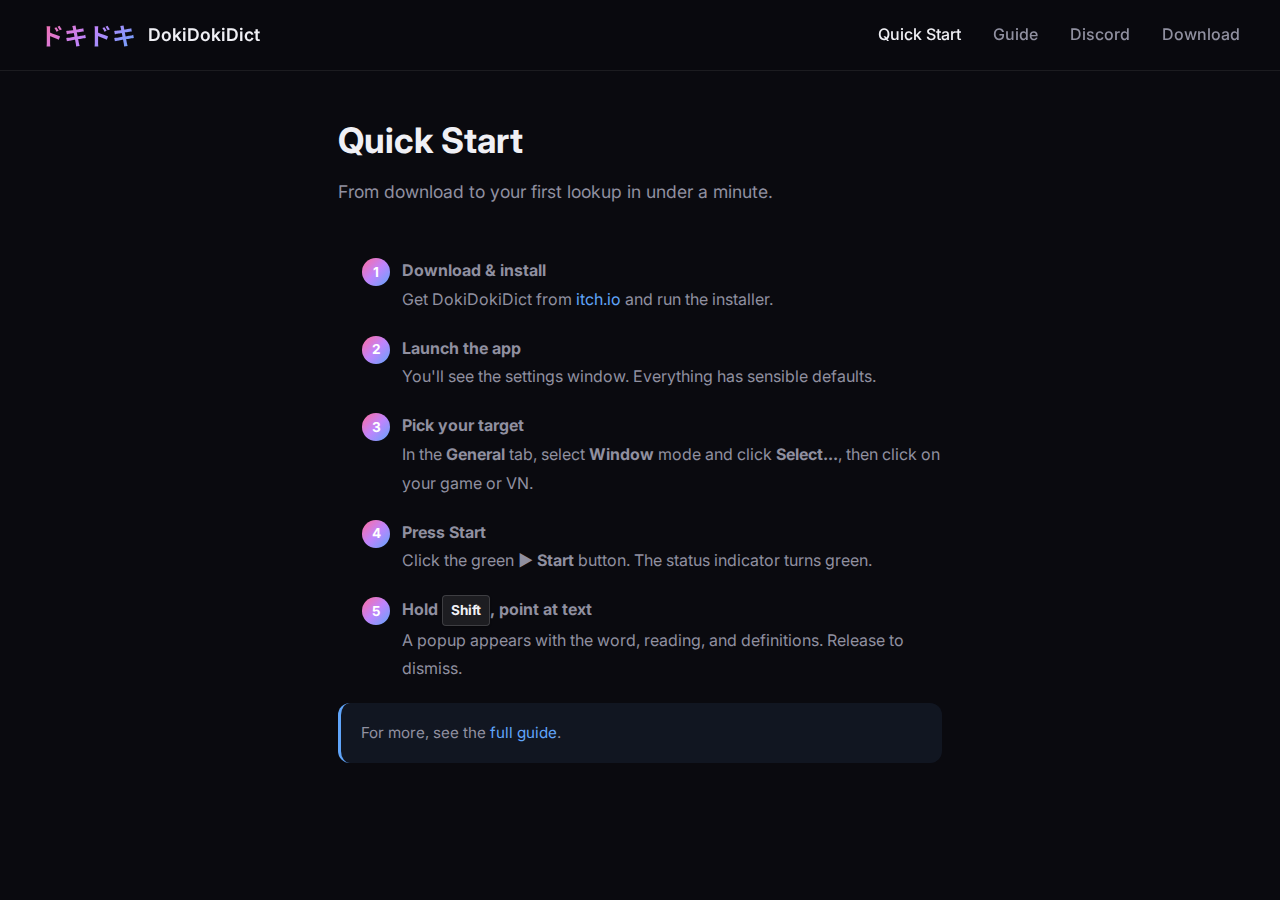
<file: quickstart.html>
<!DOCTYPE html>
<html lang="en">

<head>
    <meta charset="UTF-8">
    <meta name="viewport" content="width=device-width, initial-scale=1.0">
    <title>Quick Start - DokiDokiDict</title>
    <meta name="description" content="Get started with DokiDokiDict in under a minute. Download, pick your target, hold Shift, and look up Japanese words.">
    <link rel="canonical" href="https://dokidokidict.com/quickstart.html">
    <link rel="icon" href="favicon.ico" type="image/x-icon">

    <!-- Open Graph -->
    <meta property="og:type" content="article">
    <meta property="og:url" content="https://dokidokidict.com/quickstart.html">
    <meta property="og:title" content="Quick Start - DokiDokiDict">
    <meta property="og:description" content="Get started with DokiDokiDict in under a minute.">
    <meta property="og:image" content="https://dokidokidict.com/og-image.png">

    <link rel="preconnect" href="https://fonts.googleapis.com">
    <link rel="preconnect" href="https://fonts.gstatic.com" crossorigin>
    <link
        href="https://fonts.googleapis.com/css2?family=Inter:wght@400;500;600;700;800&family=Noto+Sans+JP:wght@400;500;700&display=swap"
        rel="stylesheet">
    <link rel="stylesheet" href="style.css">
    <link rel="stylesheet" href="guide.css">
</head>

<body>
    <!-- Nav -->
    <nav class="guide-nav-bar">
        <div class="nav-brand">
            <a href="index.html" style="text-decoration:none; display:flex; align-items:center; gap:12px;">
                <span class="logo">ドキドキ</span>
                <span class="logo-english">DokiDokiDict</span>
            </a>
        </div>
        <div class="nav-links">
            <a href="quickstart.html" style="color: var(--text-primary);">Quick Start</a>
            <a href="guide.html">Guide</a>
            <a href="https://discord.gg/tUp4hKbFaC" target="_blank">Discord</a>
            <a href="index.html#download">Download</a>
        </div>
    </nav>

    <div class="guide-page">
        <main class="guide-content" style="margin-left: 0; max-width: 700px; margin: 0 auto;">
            <h1>Quick Start</h1>
            <p class="page-subtitle">From download to your first lookup in under a minute.</p>

            <ol class="guide-steps">
                <li>
                    <strong>Download &amp; install</strong><br>
                    <span style="color: var(--text-secondary);">Get DokiDokiDict from <a href="https://magicshot.itch.io/dokidokidict">itch.io</a> and run the installer.</span>
                </li>
                <li>
                    <strong>Launch the app</strong><br>
                    <span style="color: var(--text-secondary);">You'll see the settings window. Everything has sensible defaults.</span>
                </li>
                <li>
                    <strong>Pick your target</strong><br>
                    <span style="color: var(--text-secondary);">In the <strong>General</strong> tab, select <strong>Window</strong> mode and click <strong>Select...</strong>, then click on your game or VN.</span>
                </li>
                <li>
                    <strong>Press Start</strong><br>
                    <span style="color: var(--text-secondary);">Click the green <strong>&#9654; Start</strong> button. The status indicator turns green.</span>
                </li>
                <li>
                    <strong>Hold <kbd>Shift</kbd>, point at text</strong><br>
                    <span style="color: var(--text-secondary);">A popup appears with the word, reading, and definitions. Release to dismiss.</span>
                </li>
            </ol>

            <div class="info-box tip">
                <p>For more, see the <a href="guide.html">full guide</a>.</p>
            </div>
        </main>
    </div>
</body>

</html>
</file>
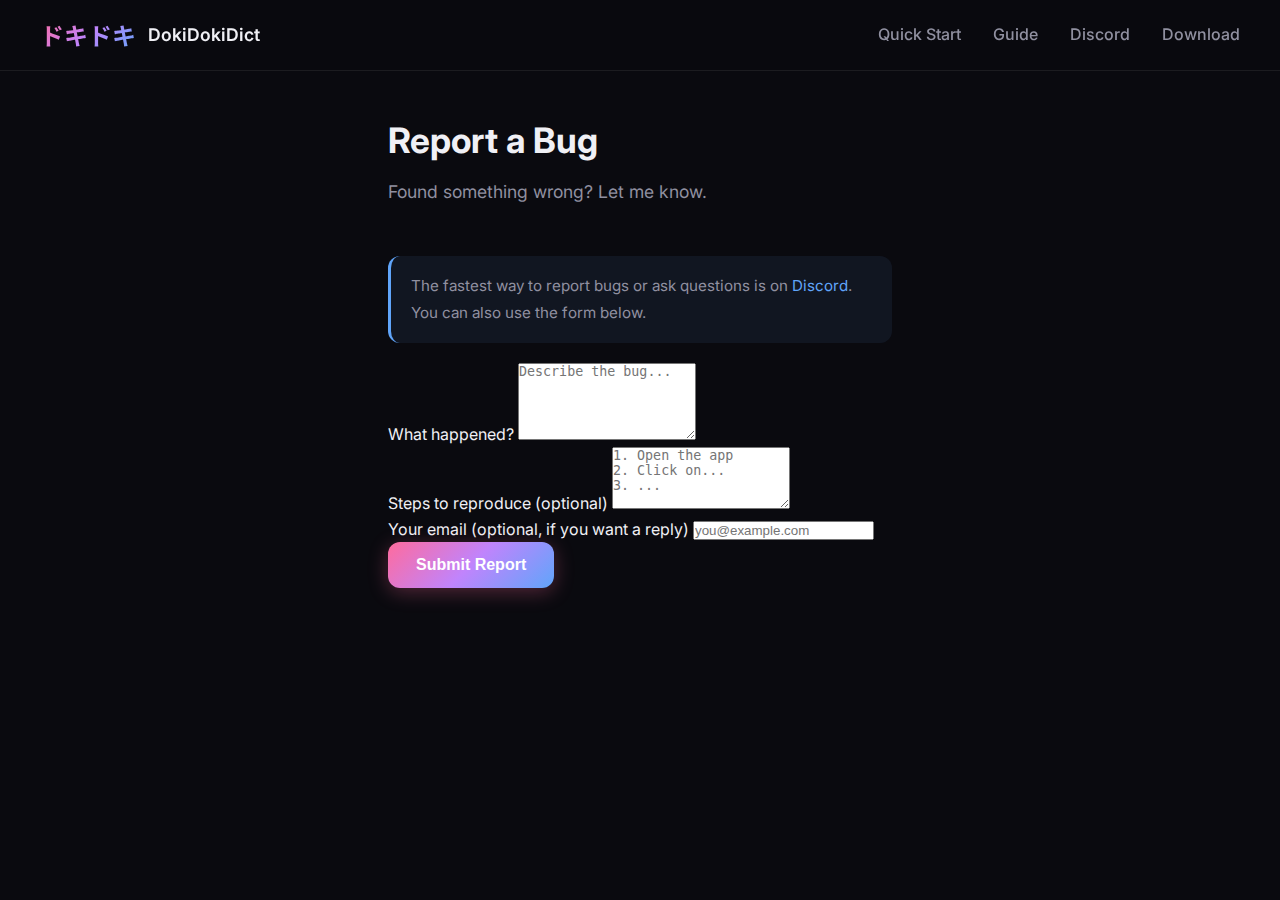
<file: report.html>
<!DOCTYPE html>
<html lang="en">

<head>
    <meta charset="UTF-8">
    <meta name="viewport" content="width=device-width, initial-scale=1.0">
    <title>Report a Bug - DokiDokiDict</title>
    <meta name="description" content="Report a bug or issue with DokiDokiDict.">
    <link rel="canonical" href="https://dokidokidict.com/report.html">
    <link rel="icon" href="favicon.ico" type="image/x-icon">

    <link rel="preconnect" href="https://fonts.googleapis.com">
    <link rel="preconnect" href="https://fonts.gstatic.com" crossorigin>
    <link
        href="https://fonts.googleapis.com/css2?family=Inter:wght@400;500;600;700;800&family=Noto+Sans+JP:wght@400;500;700&display=swap"
        rel="stylesheet">
    <link rel="stylesheet" href="style.css">
    <link rel="stylesheet" href="guide.css">
</head>

<body>
    <!-- Nav -->
    <nav class="guide-nav-bar">
        <div class="nav-brand">
            <a href="index.html" style="text-decoration:none; display:flex; align-items:center; gap:12px;">
                <span class="logo">ドキドキ</span>
                <span class="logo-english">DokiDokiDict</span>
            </a>
        </div>
        <div class="nav-links">
            <a href="quickstart.html">Quick Start</a>
            <a href="guide.html">Guide</a>
            <a href="https://discord.gg/tUp4hKbFaC" target="_blank">Discord</a>
            <a href="index.html#download">Download</a>
        </div>
    </nav>

    <div class="guide-page">
        <main class="guide-content" style="margin-left: 0; max-width: 600px; margin: 0 auto;">
            <h1>Report a Bug</h1>
            <p class="page-subtitle">Found something wrong? Let me know.</p>

            <div class="info-box tip">
                <p>The fastest way to report bugs or ask questions is on <a href="https://discord.gg/tUp4hKbFaC" target="_blank">Discord</a>. You can also use the form below.</p>
            </div>

            <form action="https://formspree.io/f/xpwzgwkj" method="POST" class="bug-form">
                <div class="form-group">
                    <label for="description">What happened?</label>
                    <textarea id="description" name="description" rows="5" required placeholder="Describe the bug..."></textarea>
                </div>

                <div class="form-group">
                    <label for="steps">Steps to reproduce (optional)</label>
                    <textarea id="steps" name="steps" rows="4" placeholder="1. Open the app&#10;2. Click on...&#10;3. ..."></textarea>
                </div>

                <div class="form-group">
                    <label for="email">Your email (optional, if you want a reply)</label>
                    <input type="email" id="email" name="_replyto" placeholder="you@example.com">
                </div>

                <button type="submit" class="btn btn-primary">Submit Report</button>
            </form>
        </main>
    </div>
</body>

</html>
</file>
<file: guide.css>
/* ===== Guide Layout ===== */
.guide-page {
    display: flex;
    min-height: 100vh;
    padding-top: 72px; /* nav height */
}

.guide-nav-bar {
    position: fixed;
    top: 0;
    left: 0;
    right: 0;
    z-index: 100;
    display: flex;
    justify-content: space-between;
    align-items: center;
    padding: 16px 40px;
    background: rgba(10, 10, 15, 0.95);
    backdrop-filter: blur(10px);
    border-bottom: 1px solid var(--border-subtle);
}

/* ===== Sidebar ===== */
.guide-sidebar {
    position: fixed;
    top: 72px;
    left: 0;
    width: 260px;
    height: calc(100vh - 72px);
    overflow-y: auto;
    padding: 24px 0;
    border-right: 1px solid var(--border-subtle);
    background: var(--bg-dark);
    z-index: 50;
}

.guide-sidebar a {
    display: block;
    padding: 8px 24px;
    color: var(--text-secondary);
    text-decoration: none;
    font-size: 0.9rem;
    transition: all var(--transition);
    border-left: 2px solid transparent;
}

.guide-sidebar a:hover {
    color: var(--text-primary);
    background: rgba(255, 255, 255, 0.03);
}

.guide-sidebar a.active {
    color: var(--accent-primary);
    border-left-color: var(--accent-primary);
    background: rgba(255, 107, 157, 0.05);
}

.guide-sidebar .sidebar-section {
    padding: 16px 24px 8px;
    font-size: 0.75rem;
    font-weight: 600;
    text-transform: uppercase;
    letter-spacing: 0.05em;
    color: var(--text-muted);
}

/* ===== Content ===== */
.guide-content {
    margin-left: 260px;
    flex: 1;
    max-width: 800px;
    padding: 40px 48px 100px;
}

.guide-content h1 {
    font-size: 2.2rem;
    font-weight: 700;
    margin-bottom: 8px;
    color: var(--text-primary);
}

.guide-content .page-subtitle {
    font-size: 1.1rem;
    color: var(--text-secondary);
    margin-bottom: 48px;
}

.guide-content h2 {
    font-size: 1.5rem;
    font-weight: 600;
    margin-top: 56px;
    margin-bottom: 16px;
    padding-top: 24px;
    border-top: 1px solid var(--border-subtle);
    color: var(--text-primary);
}

.guide-content h2:first-of-type {
    border-top: none;
    margin-top: 0;
    padding-top: 0;
}

.guide-content h3 {
    font-size: 1.15rem;
    font-weight: 600;
    margin-top: 32px;
    margin-bottom: 12px;
    color: var(--text-primary);
}

.guide-content p {
    color: var(--text-secondary);
    line-height: 1.8;
    margin-bottom: 16px;
}

.guide-content a {
    color: var(--accent-tertiary);
    text-decoration: none;
}

.guide-content a:hover {
    text-decoration: underline;
}

.guide-content ul, .guide-content ol {
    padding-left: 24px;
    margin-bottom: 16px;
}

.guide-content li {
    color: var(--text-secondary);
    line-height: 1.8;
    margin-bottom: 6px;
}

/* ===== Keyboard shortcuts ===== */
kbd {
    display: inline-block;
    padding: 2px 8px;
    font-family: 'Inter', monospace;
    font-size: 0.85em;
    color: var(--text-primary);
    background: rgba(255, 255, 255, 0.08);
    border: 1px solid rgba(255, 255, 255, 0.15);
    border-radius: 4px;
    box-shadow: 0 1px 2px rgba(0, 0, 0, 0.3);
}

/* ===== Hotkey table ===== */
.hotkey-table {
    width: 100%;
    border-collapse: collapse;
    margin-bottom: 24px;
}

.hotkey-table th {
    text-align: left;
    padding: 10px 16px;
    font-size: 0.85rem;
    font-weight: 600;
    color: var(--text-muted);
    text-transform: uppercase;
    letter-spacing: 0.03em;
    border-bottom: 1px solid var(--border-subtle);
}

.hotkey-table td {
    padding: 10px 16px;
    color: var(--text-secondary);
    border-bottom: 1px solid rgba(255, 255, 255, 0.04);
    font-size: 0.95rem;
}

.hotkey-table tr:hover td {
    background: rgba(255, 255, 255, 0.02);
}

/* ===== Steps ===== */
.guide-steps {
    counter-reset: step;
    list-style: none;
    padding-left: 0;
}

.guide-steps li {
    counter-increment: step;
    position: relative;
    padding-left: 40px;
    margin-bottom: 20px;
}

.guide-steps li::before {
    content: counter(step);
    position: absolute;
    left: 0;
    top: 2px;
    width: 28px;
    height: 28px;
    background: var(--gradient-hero);
    border-radius: 50%;
    display: flex;
    align-items: center;
    justify-content: center;
    font-size: 0.85rem;
    font-weight: 700;
    color: white;
}

/* ===== Info boxes ===== */
.info-box {
    padding: 16px 20px;
    border-radius: var(--radius-md);
    margin-bottom: 20px;
    font-size: 0.95rem;
    line-height: 1.7;
}

.info-box p {
    margin-bottom: 0;
}

.info-box.tip {
    background: rgba(96, 165, 250, 0.08);
    border-left: 3px solid var(--accent-tertiary);
}

.info-box.warning {
    background: rgba(255, 107, 157, 0.08);
    border-left: 3px solid var(--accent-primary);
}

.info-box.note {
    background: rgba(255, 255, 255, 0.03);
    border-left: 3px solid var(--text-muted);
}

/* ===== Code inline ===== */
.guide-content code {
    font-family: 'Consolas', 'Monaco', monospace;
    font-size: 0.9em;
    padding: 2px 6px;
    background: rgba(255, 255, 255, 0.06);
    border-radius: 4px;
    color: var(--accent-secondary);
}

/* ===== Mobile sidebar ===== */
.sidebar-toggle {
    display: none;
    position: fixed;
    bottom: 24px;
    right: 24px;
    width: 48px;
    height: 48px;
    border-radius: 50%;
    background: var(--gradient-hero);
    border: none;
    color: white;
    font-size: 1.5rem;
    cursor: pointer;
    z-index: 200;
    box-shadow: 0 4px 20px rgba(255, 107, 157, 0.3);
    align-items: center;
    justify-content: center;
}

@media (max-width: 900px) {
    .guide-sidebar {
        transform: translateX(-100%);
        transition: transform var(--transition);
    }

    .guide-sidebar.open {
        transform: translateX(0);
    }

    .guide-content {
        margin-left: 0;
        padding: 32px 24px 100px;
    }

    .sidebar-toggle {
        display: flex;
    }

    .guide-nav-bar {
        padding: 16px 20px;
    }
}
</file>
<file: style.css>
/* ===== CSS Variables & Reset ===== */
:root {
    --bg-dark: #0a0a0f;
    --bg-card: #12121a;
    --bg-card-hover: #1a1a25;
    --accent-primary: #ff6b9d;
    --accent-secondary: #c084fc;
    --accent-tertiary: #60a5fa;
    --text-primary: #f0f0f5;
    --text-secondary: #9090a0;
    --text-muted: #606070;
    --border-subtle: rgba(255, 255, 255, 0.08);
    --gradient-hero: linear-gradient(135deg, #ff6b9d 0%, #c084fc 50%, #60a5fa 100%);
    --gradient-card: linear-gradient(180deg, rgba(255,107,157,0.05) 0%, transparent 100%);
    --shadow-glow: 0 0 60px rgba(255, 107, 157, 0.15);
    --radius-sm: 8px;
    --radius-md: 12px;
    --radius-lg: 20px;
    --transition: 0.3s cubic-bezier(0.4, 0, 0.2, 1);
}

*, *::before, *::after {
    margin: 0;
    padding: 0;
    box-sizing: border-box;
}

html {
    scroll-behavior: smooth;
}

body {
    font-family: 'Inter', -apple-system, BlinkMacSystemFont, sans-serif;
    background: var(--bg-dark);
    color: var(--text-primary);
    line-height: 1.6;
    overflow-x: hidden;
}

.container {
    max-width: 1200px;
    margin: 0 auto;
    padding: 0 24px;
}

/* ===== Navigation ===== */
.nav {
    display: flex;
    justify-content: space-between;
    align-items: center;
    padding: 20px 40px;
    position: relative;
    z-index: 100;
}

.nav-brand {
    display: flex;
    align-items: center;
    gap: 12px;
}

.logo {
    font-family: 'Noto Sans JP', sans-serif;
    font-size: 1.5rem;
    font-weight: 700;
    background: var(--gradient-hero);
    -webkit-background-clip: text;
    -webkit-text-fill-color: transparent;
    background-clip: text;
}

.logo-english {
    font-weight: 600;
    font-size: 1.1rem;
    color: var(--text-primary);
}

.nav-links {
    display: flex;
    gap: 32px;
}

.nav-links a {
    color: var(--text-secondary);
    text-decoration: none;
    font-weight: 500;
    transition: color var(--transition);
}

.nav-links a:hover {
    color: var(--text-primary);
}

/* ===== Hero Section ===== */
.hero {
    position: relative;
    min-height: 100vh;
    display: flex;
    flex-direction: column;
    overflow: hidden;
}

.hero-bg {
    position: absolute;
    inset: 0;
    background: 
        radial-gradient(ellipse 80% 50% at 50% -20%, rgba(255, 107, 157, 0.15) 0%, transparent 50%),
        radial-gradient(ellipse 60% 40% at 80% 60%, rgba(96, 165, 250, 0.1) 0%, transparent 50%);
    pointer-events: none;
}

.hero-content {
    flex: 1;
    display: flex;
    flex-direction: column;
    justify-content: center;
    align-items: center;
    text-align: center;
    padding: 60px 40px 40px;
    position: relative;
    z-index: 10;
}

.hero-title {
    font-size: clamp(2.5rem, 6vw, 4.5rem);
    font-weight: 800;
    line-height: 1.1;
    margin-bottom: 24px;
}

.gradient-text {
    background: var(--gradient-hero);
    -webkit-background-clip: text;
    -webkit-text-fill-color: transparent;
    background-clip: text;
}

.hero-subtitle {
    font-size: 1.25rem;
    color: var(--text-secondary);
    max-width: 600px;
    margin-bottom: 40px;
}

.hero-buttons {
    display: flex;
    gap: 16px;
    flex-wrap: wrap;
    justify-content: center;
}

.btn {
    display: inline-flex;
    align-items: center;
    gap: 10px;
    padding: 14px 28px;
    border-radius: var(--radius-md);
    font-weight: 600;
    font-size: 1rem;
    text-decoration: none;
    transition: all var(--transition);
    cursor: pointer;
    border: none;
}

.btn-primary {
    background: var(--gradient-hero);
    color: white;
    box-shadow: 0 4px 20px rgba(255, 107, 157, 0.3);
}

.btn-primary:hover {
    transform: translateY(-2px);
    box-shadow: 0 8px 30px rgba(255, 107, 157, 0.4);
}

.btn-secondary {
    background: transparent;
    color: var(--text-primary);
    border: 1px solid var(--border-subtle);
}

.btn-secondary:hover {
    background: rgba(255, 255, 255, 0.05);
    border-color: rgba(255, 255, 255, 0.15);
}

/* ===== Hero Preview (Mock Window) ===== */
.hero-preview {
    padding: 0 40px 60px;
    display: flex;
    justify-content: center;
    position: relative;
    z-index: 10;
}

.preview-window {
    background: var(--bg-card);
    border: 1px solid var(--border-subtle);
    border-radius: var(--radius-lg);
    overflow: hidden;
    max-width: 700px;
    width: 100%;
    box-shadow: var(--shadow-glow);
}

.preview-header {
    display: flex;
    align-items: center;
    gap: 12px;
    padding: 12px 16px;
    background: rgba(0, 0, 0, 0.3);
    border-bottom: 1px solid var(--border-subtle);
}

.preview-title {
    font-size: 0.85rem;
    color: var(--text-muted);
}

.preview-content {
    padding: 0;
    position: relative;
}

/* ===== Hero Slideshow ===== */
.slideshow-content {
    display: flex;
    flex-direction: column;
}

.slideshow-slides {
    position: relative;
    aspect-ratio: 16 / 9;
    background: #0a0a0f;
    overflow: hidden;
}

img.slideshow-slide,
video.slideshow-slide {
    position: absolute;
    inset: 0;
    width: 100%;
    height: 100%;
    object-fit: contain;
    opacity: 0;
    transition: opacity 0.5s ease;
    pointer-events: none;
}

img.slideshow-slide.active,
video.slideshow-slide.active {
    opacity: 1;
    pointer-events: auto;
}

.slideshow-dots {
    display: flex;
    justify-content: center;
    gap: 10px;
    padding: 14px 16px;
    background: rgba(0, 0, 0, 0.2);
}

.slideshow-dot {
    width: 10px;
    height: 10px;
    border-radius: 50%;
    border: none;
    background: var(--text-muted);
    cursor: pointer;
    transition: all var(--transition);
    padding: 0;
}

.slideshow-dot:hover {
    background: var(--text-secondary);
    transform: scale(1.2);
}

.slideshow-dot.active {
    background: var(--accent-primary);
    box-shadow: 0 0 8px rgba(255, 107, 157, 0.5);
}

/* ===== Features Section ===== */
.features {
    padding: 100px 0;
    background: linear-gradient(180deg, transparent 0%, rgba(18, 18, 26, 0.5) 100%);
}

.section-title {
    font-size: 2.5rem;
    font-weight: 700;
    text-align: center;
    margin-bottom: 12px;
}

.section-subtitle {
    text-align: center;
    color: var(--text-secondary);
    font-size: 1.1rem;
    margin-bottom: 60px;
}

.features-grid {
    display: grid;
    grid-template-columns: repeat(auto-fit, minmax(320px, 1fr));
    gap: 24px;
}

.feature-card {
    background: var(--bg-card);
    border: 1px solid var(--border-subtle);
    border-radius: var(--radius-lg);
    padding: 32px;
    transition: all var(--transition);
}

.feature-card:hover {
    background: var(--bg-card-hover);
    border-color: rgba(255, 255, 255, 0.12);
    transform: translateY(-4px);
}

.feature-gif {
    margin-bottom: 16px;
    border-radius: var(--radius-md);
    overflow: hidden;
    border: 1px solid var(--border-subtle);
    aspect-ratio: 16 / 9;
    background: #0a0a0f;
}

.feature-gif img,
.feature-gif video {
    width: 100%;
    height: 100%;
    display: block;
    cursor: pointer;
    object-fit: contain;
}

/* ===== Lightbox ===== */
.lightbox {
    display: none;
    position: fixed;
    inset: 0;
    z-index: 2000;
    background: rgba(0, 0, 0, 0.9);
    justify-content: center;
    align-items: center;
    cursor: pointer;
}

.lightbox.active {
    display: flex;
}

.lightbox img,
.lightbox video {
    max-width: 85vw;
    max-height: 90vh;
    border-radius: var(--radius-md);
    box-shadow: 0 0 60px rgba(0, 0, 0, 0.5);
    cursor: default;
}

#lightbox-video {
    display: none;
}

.lightbox-arrow {
    position: absolute;
    top: 50%;
    transform: translateY(-50%);
    background: rgba(255, 255, 255, 0.1);
    border: 1px solid rgba(255, 255, 255, 0.15);
    color: var(--text-primary);
    font-size: 2.5rem;
    width: 50px;
    height: 50px;
    border-radius: 50%;
    cursor: pointer;
    display: flex;
    align-items: center;
    justify-content: center;
    transition: all var(--transition);
    z-index: 2001;
    line-height: 1;
    padding: 0 0 3px 0;
}

.lightbox-arrow:hover {
    background: rgba(255, 255, 255, 0.2);
    border-color: rgba(255, 255, 255, 0.3);
}

.lightbox-prev {
    left: 20px;
}

.lightbox-next {
    right: 20px;
}

.feature-card h3 {
    font-size: 1.25rem;
    font-weight: 600;
    margin-bottom: 12px;
}

.feature-card p {
    color: var(--text-secondary);
    font-size: 0.95rem;
    line-height: 1.7;
}

/* ===== FAQ Section ===== */
.faq {
    padding: 100px 0;
    background: linear-gradient(180deg, rgba(18, 18, 26, 0.5) 0%, transparent 100%);
}

.faq-grid {
    display: grid;
    grid-template-columns: repeat(auto-fit, minmax(320px, 1fr));
    gap: 24px;
    margin-top: 48px;
}

.faq-item {
    background: var(--bg-card);
    border: 1px solid var(--border-subtle);
    border-radius: var(--radius-lg);
    padding: 28px 32px;
}

.faq-item h3 {
    font-size: 1.1rem;
    font-weight: 600;
    margin-bottom: 10px;
    color: var(--text-primary);
}

.faq-item p {
    color: var(--text-secondary);
    font-size: 0.95rem;
    line-height: 1.7;
}

.faq-item a {
    color: var(--accent-tertiary);
    text-decoration: none;
}

.faq-item a:hover {
    text-decoration: underline;
}

/* ===== Download Section ===== */
.download {
    padding: 100px 0;
    background: linear-gradient(180deg, transparent 0%, rgba(255, 107, 157, 0.03) 100%);
}

.download-hero {
    display: flex;
    justify-content: center;
}

.download-info {
    text-align: center;
    max-width: 500px;
}

.btn-download-main {
    padding: 18px 40px;
    font-size: 1.1rem;
    box-shadow: 0 4px 25px rgba(255, 107, 157, 0.3);
}

.btn-download-main:hover {
    transform: translateY(-2px);
    box-shadow: 0 8px 35px rgba(255, 107, 157, 0.4);
}

/* ===== Footer ===== */
.footer {
    padding: 60px 0 40px;
    border-top: 1px solid var(--border-subtle);
}

.footer-content {
    display: flex;
    justify-content: space-between;
    align-items: flex-start;
    flex-wrap: wrap;
    gap: 40px;
    margin-bottom: 40px;
}

.footer-brand .logo {
    font-size: 2rem;
    margin-bottom: 12px;
    display: block;
}

.footer-brand p {
    color: var(--text-muted);
    max-width: 300px;
}

.footer-links {
    display: flex;
    gap: 32px;
}

.footer-links a {
    color: var(--text-secondary);
    text-decoration: none;
    transition: color var(--transition);
}

.footer-links a:hover {
    color: var(--text-primary);
}

.footer-credits {
    text-align: center;
    color: var(--text-muted);
    font-size: 0.9rem;
    padding-top: 20px;
    border-top: 1px solid var(--border-subtle);
}

.footer-credits a {
    color: var(--accent-primary);
    text-decoration: none;
}

/* ===== Responsive ===== */
@media (max-width: 768px) {
    .nav {
        flex-direction: column;
        gap: 16px;
        padding: 16px 20px;
    }
    
    .nav-links {
        gap: 20px;
    }
    
    .hero-content {
        padding: 40px 20px;
    }
    
    .hero-title {
        font-size: 2rem;
    }
    
    .hero-subtitle {
        font-size: 1rem;
    }
    
    .hero-preview {
        padding: 0 20px 40px;
    }
    
    .section-title {
        font-size: 1.75rem;
    }

    .footer-content {
        flex-direction: column;
        align-items: center;
        text-align: center;
    }
    
    .footer-brand p {
        max-width: none;
    }
}
</file>
<file: style_v2.css>
/* ===== CSS Variables & Reset ===== */
:root {
    --bg-dark: #0a0a0f;
    --bg-card: #12121a;
    --bg-card-hover: #1a1a25;
    --accent-primary: #ff6b9d;
    --accent-secondary: #c084fc;
    --accent-tertiary: #60a5fa;
    --text-primary: #f0f0f5;
    --text-secondary: #9090a0;
    --text-muted: #606070;
    --border-subtle: rgba(255, 255, 255, 0.08);
    --gradient-hero: linear-gradient(135deg, #ff6b9d 0%, #c084fc 50%, #60a5fa 100%);
    --gradient-card: linear-gradient(180deg, rgba(255,107,157,0.05) 0%, transparent 100%);
    --shadow-glow: 0 0 60px rgba(255, 107, 157, 0.15);
    --radius-sm: 8px;
    --radius-md: 12px;
    --radius-lg: 20px;
    --transition: 0.3s cubic-bezier(0.4, 0, 0.2, 1);
}

*, *::before, *::after {
    margin: 0;
    padding: 0;
    box-sizing: border-box;
}

html {
    scroll-behavior: smooth;
}

body {
    font-family: 'Inter', -apple-system, BlinkMacSystemFont, sans-serif;
    background: var(--bg-dark);
    color: var(--text-primary);
    line-height: 1.6;
    overflow-x: hidden;
}

.container {
    max-width: 1200px;
    margin: 0 auto;
    padding: 0 24px;
}

/* ===== Navigation ===== */
.nav {
    display: flex;
    justify-content: space-between;
    align-items: center;
    padding: 20px 40px;
    position: relative;
    z-index: 100;
}

.nav-brand {
    display: flex;
    align-items: center;
    gap: 12px;
}

.logo {
    font-family: 'Noto Sans JP', sans-serif;
    font-size: 1.5rem;
    font-weight: 700;
    background: var(--gradient-hero);
    -webkit-background-clip: text;
    -webkit-text-fill-color: transparent;
    background-clip: text;
}

.logo-english {
    font-weight: 600;
    font-size: 1.1rem;
    color: var(--text-primary);
}

.nav-links {
    display: flex;
    gap: 32px;
}

.nav-links a {
    color: var(--text-secondary);
    text-decoration: none;
    font-weight: 500;
    transition: color var(--transition);
}

.nav-links a:hover {
    color: var(--text-primary);
}

/* ===== Hero Section ===== */
.hero {
    position: relative;
    min-height: 100vh;
    display: flex;
    flex-direction: column;
    overflow: hidden;
}

.hero-bg {
    position: absolute;
    inset: 0;
    background:
        radial-gradient(ellipse 80% 50% at 50% -20%, rgba(255, 107, 157, 0.15) 0%, transparent 50%),
        radial-gradient(ellipse 60% 40% at 80% 60%, rgba(96, 165, 250, 0.1) 0%, transparent 50%);
    pointer-events: none;
}

.hero-content {
    flex: 1;
    display: flex;
    flex-direction: column;
    justify-content: center;
    align-items: center;
    text-align: center;
    padding: 60px 40px 40px;
    position: relative;
    z-index: 10;
}

.hero-title {
    font-size: clamp(2.5rem, 6vw, 4.5rem);
    font-weight: 800;
    line-height: 1.1;
    margin-bottom: 24px;
}

.gradient-text {
    background: var(--gradient-hero);
    -webkit-background-clip: text;
    -webkit-text-fill-color: transparent;
    background-clip: text;
}

.hero-subtitle {
    font-size: 1.1rem;
    color: var(--text-secondary);
    max-width: 700px;
    margin-bottom: 40px;
    line-height: 1.7;
}

.hero-buttons {
    display: flex;
    gap: 16px;
    flex-wrap: wrap;
    justify-content: center;
}

.btn {
    display: inline-flex;
    align-items: center;
    gap: 10px;
    padding: 14px 28px;
    border-radius: var(--radius-md);
    font-weight: 600;
    font-size: 1rem;
    text-decoration: none;
    transition: all var(--transition);
    cursor: pointer;
    border: none;
}

.btn-primary {
    background: var(--gradient-hero);
    color: white;
    box-shadow: 0 4px 20px rgba(255, 107, 157, 0.3);
}

.btn-primary:hover {
    transform: translateY(-2px);
    box-shadow: 0 8px 30px rgba(255, 107, 157, 0.4);
}

.btn-secondary {
    background: transparent;
    color: var(--text-primary);
    border: 1px solid var(--border-subtle);
}

.btn-secondary:hover {
    background: rgba(255, 255, 255, 0.05);
    border-color: rgba(255, 255, 255, 0.15);
}

/* ===== Hero Preview (Mock Window) ===== */
.hero-preview {
    padding: 0 40px 60px;
    display: flex;
    justify-content: center;
    position: relative;
    z-index: 10;
}

.preview-window {
    background: var(--bg-card);
    border: 1px solid var(--border-subtle);
    border-radius: var(--radius-lg);
    overflow: hidden;
    max-width: 700px;
    width: 100%;
    box-shadow: var(--shadow-glow);
}

.preview-header {
    display: flex;
    align-items: center;
    gap: 12px;
    padding: 12px 16px;
    background: rgba(0, 0, 0, 0.3);
    border-bottom: 1px solid var(--border-subtle);
}

.preview-title {
    font-size: 0.85rem;
    color: var(--text-muted);
}

.preview-content {
    padding: 0;
    position: relative;
}

/* ===== Hero Slideshow ===== */
.slideshow-content {
    display: flex;
    flex-direction: column;
}

.slideshow-slides {
    position: relative;
    aspect-ratio: 16 / 9;
    background: #0a0a0f;
    overflow: hidden;
}

img.slideshow-slide,
video.slideshow-slide {
    position: absolute;
    inset: 0;
    width: 100%;
    height: 100%;
    object-fit: contain;
    opacity: 0;
    transition: opacity 0.5s ease;
    pointer-events: none;
}

img.slideshow-slide.active,
video.slideshow-slide.active {
    opacity: 1;
    pointer-events: auto;
}

.slideshow-dots {
    display: flex;
    justify-content: center;
    gap: 10px;
    padding: 14px 16px;
    background: rgba(0, 0, 0, 0.2);
}

.slideshow-dot {
    width: 10px;
    height: 10px;
    border-radius: 50%;
    border: none;
    background: var(--text-muted);
    cursor: pointer;
    transition: all var(--transition);
    padding: 0;
}

.slideshow-dot:hover {
    background: var(--text-secondary);
    transform: scale(1.2);
}

.slideshow-dot.active {
    background: var(--accent-primary);
    box-shadow: 0 0 8px rgba(255, 107, 157, 0.5);
}

/* ===== Features Section ===== */
.features {
    padding: 100px 0;
    background: linear-gradient(180deg, transparent 0%, rgba(18, 18, 26, 0.5) 100%);
}

.section-title {
    font-size: 2.5rem;
    font-weight: 700;
    text-align: center;
    margin-bottom: 12px;
}

.section-subtitle {
    text-align: center;
    color: var(--text-secondary);
    font-size: 1.1rem;
    margin-bottom: 60px;
}

.features-grid {
    display: grid;
    grid-template-columns: repeat(auto-fit, minmax(280px, 1fr));
    gap: 24px;
}

.feature-card {
    background: var(--bg-card);
    border: 1px solid var(--border-subtle);
    border-radius: var(--radius-lg);
    padding: 32px;
    transition: all var(--transition);
}

.feature-card:hover {
    background: var(--bg-card-hover);
    border-color: rgba(255, 255, 255, 0.12);
    transform: translateY(-4px);
}

.feature-gif {
    margin-bottom: 16px;
    border-radius: var(--radius-md);
    overflow: hidden;
    border: 1px solid var(--border-subtle);
    aspect-ratio: 16 / 9;
    background: #0a0a0f;
}

.feature-gif img,
.feature-gif video {
    width: 100%;
    height: 100%;
    display: block;
    cursor: pointer;
    object-fit: contain;
}

/* ===== Lightbox ===== */
.lightbox {
    display: none;
    position: fixed;
    inset: 0;
    z-index: 2000;
    background: rgba(0, 0, 0, 0.9);
    justify-content: center;
    align-items: center;
    cursor: pointer;
}

.lightbox.active {
    display: flex;
}

.lightbox img,
.lightbox video {
    max-width: 85vw;
    max-height: 90vh;
    border-radius: var(--radius-md);
    box-shadow: 0 0 60px rgba(0, 0, 0, 0.5);
    cursor: default;
}

#lightbox-video {
    display: none;
}

.lightbox-arrow {
    position: absolute;
    top: 50%;
    transform: translateY(-50%);
    background: rgba(255, 255, 255, 0.1);
    border: 1px solid rgba(255, 255, 255, 0.15);
    color: var(--text-primary);
    font-size: 2.5rem;
    width: 50px;
    height: 50px;
    border-radius: 50%;
    cursor: pointer;
    display: flex;
    align-items: center;
    justify-content: center;
    transition: all var(--transition);
    z-index: 2001;
    line-height: 1;
    padding: 0 0 3px 0;
}

.lightbox-arrow:hover {
    background: rgba(255, 255, 255, 0.2);
    border-color: rgba(255, 255, 255, 0.3);
}

.lightbox-prev {
    left: 20px;
}

.lightbox-next {
    right: 20px;
}

.feature-card h3 {
    font-size: 1.25rem;
    font-weight: 600;
    margin-bottom: 12px;
}

.feature-card p {
    color: var(--text-secondary);
    font-size: 0.95rem;
    line-height: 1.7;
    margin-bottom: 12px;
}

.feature-card p:last-child {
    margin-bottom: 0;
}

/* ===== Philosophy Section ("Just read.") ===== */
.philosophy-section {
    padding: 100px 0;
    background: linear-gradient(180deg, rgba(18, 18, 26, 0.5) 0%, rgba(255, 107, 157, 0.03) 50%, rgba(18, 18, 26, 0.5) 100%);
}

.philosophy-text {
    max-width: 700px;
    margin: 0 auto 60px;
    text-align: center;
}

.philosophy-text p {
    color: var(--text-secondary);
    font-size: 1.05rem;
    line-height: 1.8;
    margin-bottom: 24px;
}

.philosophy-text p:last-child {
    margin-bottom: 0;
}

.philosophy-stats {
    display: flex;
    justify-content: center;
    gap: 60px;
    flex-wrap: wrap;
}

.philosophy-stat {
    text-align: center;
    min-width: 160px;
}

.philosophy-stat .stat-kanji {
    font-family: 'Noto Sans JP', sans-serif;
    font-size: 3.5rem;
    font-weight: 700;
    background: var(--gradient-hero);
    -webkit-background-clip: text;
    -webkit-text-fill-color: transparent;
    background-clip: text;
    line-height: 1.2;
    margin-bottom: 8px;
}

.philosophy-stat .stat-number {
    font-size: 1.4rem;
    font-weight: 700;
    color: var(--text-primary);
    margin-bottom: 4px;
}

.philosophy-stat .stat-label {
    font-size: 0.9rem;
    color: var(--text-muted);
}

/* ===== FAQ Section ===== */
.faq {
    padding: 80px 0;
}

.faq .section-title {
    margin-bottom: 40px;
}

.faq-list {
    max-width: 700px;
    margin: 0 auto;
}

.faq-item {
    border-bottom: 1px solid var(--border-subtle);
}

.faq-item summary {
    display: flex;
    justify-content: space-between;
    align-items: center;
    padding: 20px 0;
    font-size: 1.05rem;
    font-weight: 500;
    color: var(--text-primary);
    cursor: pointer;
    list-style: none;
    transition: color var(--transition);
}

.faq-item summary::-webkit-details-marker {
    display: none;
}

.faq-item summary::after {
    content: '+';
    font-size: 1.4rem;
    font-weight: 300;
    color: var(--text-muted);
    transition: transform var(--transition);
    flex-shrink: 0;
    margin-left: 16px;
}

.faq-item[open] summary::after {
    transform: rotate(45deg);
}

.faq-item summary:hover {
    color: var(--accent-primary);
}

.faq-item p {
    color: var(--text-secondary);
    font-size: 0.95rem;
    line-height: 1.7;
    padding: 0 0 20px 0;
}

.faq-item a {
    color: var(--accent-tertiary);
    text-decoration: none;
}

.faq-item a:hover {
    text-decoration: underline;
}

/* ===== Download Section ===== */
.download {
    padding: 100px 0;
    background: linear-gradient(180deg, transparent 0%, rgba(255, 107, 157, 0.03) 100%);
}

.download-hero {
    display: flex;
    justify-content: center;
}

.download-info {
    text-align: center;
    max-width: 500px;
}

.btn-download-main {
    padding: 18px 40px;
    font-size: 1.1rem;
    box-shadow: 0 4px 25px rgba(255, 107, 157, 0.3);
}

.btn-download-main:hover {
    transform: translateY(-2px);
    box-shadow: 0 8px 35px rgba(255, 107, 157, 0.4);
}

.download-platform {
    margin-top: 12px;
    color: var(--text-muted);
    font-size: 0.85rem;
}

/* ===== Footer ===== */
.footer {
    padding: 60px 0 40px;
    border-top: 1px solid var(--border-subtle);
}

.footer-content {
    display: flex;
    justify-content: space-between;
    align-items: flex-start;
    flex-wrap: wrap;
    gap: 40px;
    margin-bottom: 40px;
}

.footer-brand .logo {
    font-size: 2rem;
    margin-bottom: 12px;
    display: block;
}

.footer-brand p {
    color: var(--text-muted);
    max-width: 300px;
}

.footer-links {
    display: flex;
    gap: 32px;
}

.footer-links a {
    color: var(--text-secondary);
    text-decoration: none;
    transition: color var(--transition);
}

.footer-links a:hover {
    color: var(--text-primary);
}

.footer-credits {
    text-align: center;
    color: var(--text-muted);
    font-size: 0.9rem;
    padding-top: 20px;
    border-top: 1px solid var(--border-subtle);
}

.footer-credits a {
    color: var(--accent-primary);
    text-decoration: none;
}

/* ===== Responsive ===== */
@media (max-width: 768px) {
    .nav {
        flex-direction: column;
        gap: 16px;
        padding: 16px 20px;
    }

    .nav-links {
        gap: 20px;
    }

    .hero-content {
        padding: 40px 20px;
    }

    .hero-title {
        font-size: 2rem;
    }

    .hero-subtitle {
        font-size: 0.95rem;
    }

    .hero-preview {
        padding: 0 20px 40px;
    }

    .section-title {
        font-size: 1.75rem;
    }

    .philosophy-stats {
        flex-direction: column;
        align-items: center;
        gap: 40px;
    }

    .footer-content {
        flex-direction: column;
        align-items: center;
        text-align: center;
    }

    .footer-brand p {
        max-width: none;
    }
}
</file>
